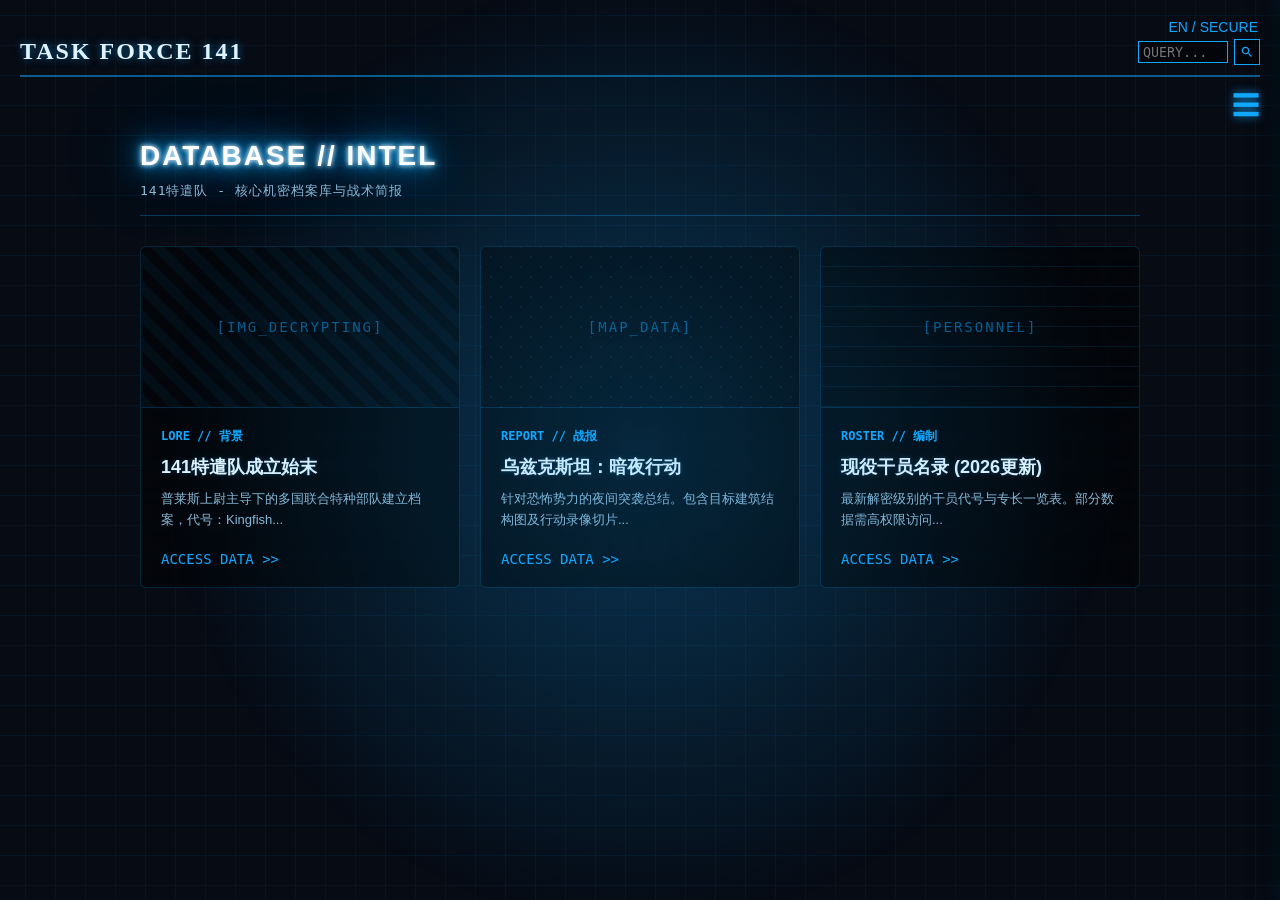
<file: Lagrange Blind Spot.html>
<!DOCTYPE html>
<html lang="zh-CN">
<head>
    <meta charset="UTF-8">
    <meta name="viewport" content="width=device-width, initial-scale=1.0">
    <title>语c人设生成器 - 141特遣队</title>
    <style>
        /* 基础页面设置（加入了科幻网格和径向渐变微光背景） */
        body {
            background-color: #060b14; /* 极暗的深蓝底色 */
            background-image: 
                radial-gradient(circle at 50% 50%, rgba(18, 168, 255, 0.15) 0%, transparent 60%),
                linear-gradient(rgba(18, 168, 255, 0.06) 1px, transparent 1px),
                linear-gradient(90deg, rgba(18, 168, 255, 0.06) 1px, transparent 1px);
            background-size: 100vw 100vh, 30px 30px, 30px 30px;
            background-attachment: fixed;
            background-position: center center;
            
            color: #ffffff;
            font-family: "PingFang SC", "Microsoft YaHei", sans-serif;
            margin: 0;
            padding: 0;
            min-height: 100vh;
            box-sizing: border-box;
            position: relative;
            overflow-x: hidden; 
        }

        /* 统一的页面容器，给内容留出边距 */
        .page-container {
            padding: 20px;
            display: flex;
            flex-direction: column;
            min-height: 100vh;
            box-sizing: border-box;
        }

        /* 顶部导航栏区域 */
        .header {
            display: flex;
            justify-content: space-between; 
            align-items: flex-end; 
            border-bottom: 2px solid rgba(18, 168, 255, 0.5); 
            padding-bottom: 10px;
            margin-bottom: 15px;
        }

        .group-name {
            font-size: 24px;
            font-weight: bold;
            letter-spacing: 2px;
            font-family: "Impact", "Kaiti", "STKaiti", serif;
            color: #e0f2fe;
            text-shadow: 0 0 8px rgba(18,168,255,0.6);
        }

        .header-right {
            display: flex;
            flex-direction: column;
            align-items: flex-end;  
            gap: 5px;
        }

        .lang-text {
            font-size: 14px;
            line-height: 1;
            padding-right: 2px;
            color: #12a8ff; 
        }

        .search-group {
            display: flex;
            align-items: center;
            gap: 6px;
        }

        .search-input {
            background: rgba(0, 0, 0, 0.5);
            border: 1px solid #12a8ff;
            color: #12a8ff;
            width: 80px;
            height: 20px;
            outline: none;
            padding: 0 4px;
            font-family: monospace;
        }

        .search-btn {
            width: 24px;
            height: 24px;
            border: 1px solid #12a8ff;
            background: rgba(0,0,0,0.5);
            display: flex;
            justify-content: center;
            align-items: center;
            cursor: pointer;
            transition: 0.2s;
        }
        .search-btn:hover {
            background-color: rgba(18,168,255,0.3);
            box-shadow: 0 0 8px rgba(18,168,255,0.5);
        }

        .search-btn svg {
            width: 14px;
            height: 14px;
            fill: #12a8ff;
        }

        .sub-header {
            display: flex;
            justify-content: flex-end; 
            margin-bottom: 20px;
        }

        .menu-icon {
            font-size: 28px;
            cursor: pointer;
            line-height: 1;
            color: #12a8ff;
            text-shadow: 0 0 10px rgba(18,168,255,0.8);
        }

        /* --- 核心控制：界面的显示与隐藏 --- */
        .view-panel {
            display: none; 
            flex-grow: 1;
            animation: fadeIn 0.3s ease-in-out;
        }
        @keyframes fadeIn {
            from { opacity: 0; transform: translateY(10px); }
            to { opacity: 1; transform: translateY(0); }
        }

        .view-panel.active {
            display: flex; 
            flex-direction: column;
            align-items: center;
        }
        #mainView.active {
            justify-content: center;
        }

        /* 主界面文字 */
        .vertical-text {
            writing-mode: vertical-rl; 
            text-orientation: upright; 
            font-size: 56px;
            font-family: "Kaiti", "STKaiti", serif; 
            letter-spacing: 15px; 
            text-shadow: 0 0 15px rgba(18,168,255,0.6);
        }

        .placeholder-text {
            width: 100%;
            text-align: center;
        }
        
        /* ！！！原作者亮亮的科幻发光字体样式！！！ */
        .neon-title {
            font-family: "Impact", "Arial Black", sans-serif;
            font-size: 32px;
            color: #ffffff;
            margin: 0 0 10px 0;
            letter-spacing: 2px;
            text-transform: uppercase;
            /* 核心发光特效 */
            text-shadow: 
                0 0 5px #fff,
                0 0 10px #12a8ff,
                0 0 20px #12a8ff,
                0 0 40px #12a8ff,
                0 0 80px #12a8ff;
        }

        .placeholder-text h3 {
            color: #12a8ff;
            letter-spacing: 2px;
        }
        .placeholder-text p {
            color: #8bb9d6;
            font-size: 14px;
        }

        /* --- 侧边栏 Wiki 列表样式 --- */
        .sidebar {
            position: fixed;
            top: 0;
            right: -280px; 
            width: 280px;
            height: 100%;
            background-color: rgba(6, 11, 20, 0.95);
            backdrop-filter: blur(8px);
            border-left: 1px solid rgba(18, 168, 255, 0.5);
            box-shadow: -5px 0 20px rgba(0,0,0,0.8), -2px 0 15px rgba(18,168,255,0.2);
            z-index: 100; 
            transition: right 0.3s cubic-bezier(0.4, 0, 0.2, 1);
            padding: 20px;
            box-sizing: border-box;
        }

        .sidebar.open {
            right: 0;
        }

        .sidebar-close {
            text-align: left;
            font-size: 24px;
            cursor: pointer;
            margin-bottom: 30px;
            color: #12a8ff;
            text-shadow: 0 0 5px rgba(18,168,255,0.5);
        }

        .wiki-list {
            list-style: none;
            padding: 0;
            margin: 0;
            display: flex;
            flex-direction: column;
            gap: 15px;
        }

        .wiki-item-btn {
            background: rgba(18,168,255,0.05);
            border: 1px solid rgba(18, 168, 255, 0.4);
            color: #12a8ff;
            padding: 12px 15px;
            text-align: left;
            font-size: 16px;
            border-radius: 4px;
            cursor: pointer;
            transition: all 0.2s;
            width: 100%;
            font-family: "PingFang SC", sans-serif;
            letter-spacing: 1px;
        }

        .wiki-item-btn:hover {
            background-color: rgba(18,168,255,0.2);
            box-shadow: 0 0 10px rgba(18,168,255,0.4);
            border-color: #12a8ff;
            text-shadow: 0 0 5px rgba(18,168,255,0.8);
        }

        .overlay {
            position: fixed;
            top: 0;
            left: 0;
            width: 100%;
            height: 100%;
            background: rgba(0, 0, 0, 0.7);
            z-index: 90;
            display: none;
        }

        .overlay.show {
            display: block;
        }

        /* --- 主界面文章资讯板块 (战术情报流) --- */
        #mainView.active {
            justify-content: flex-start; /* 改为靠上对齐 */
            width: 100%;
        }

        .archive-container {
            width: 100%;
            max-width: 1000px; /* 限制最大宽度，让网页看起来更规整 */
            margin: 0 auto;
            padding-bottom: 40px;
        }

        .archive-header {
            margin-bottom: 30px;
            border-bottom: 1px solid rgba(18, 168, 255, 0.3);
            padding-bottom: 15px;
        }

        .archive-header p {
            color: #8bb9d6;
            margin: 5px 0 0 0;
            font-family: monospace;
            letter-spacing: 1px;
        }

        /* 响应式网格：大屏幕一行3个，小屏幕自动变2个或1个 */
        .article-grid {
            display: grid;
            grid-template-columns: repeat(auto-fit, minmax(300px, 1fr));
            gap: 20px;
        }

        /* 单个文章卡片 */
        .article-card {
            background: rgba(0, 0, 0, 0.5);
            border: 1px solid rgba(18, 168, 255, 0.2);
            border-radius: 6px;
            overflow: hidden;
            transition: 0.3s ease;
            backdrop-filter: blur(4px);
        }

        .article-card:hover {
            border-color: #12a8ff;
            box-shadow: 0 0 15px rgba(18, 168, 255, 0.2);
            transform: translateY(-5px); /* 鼠标悬停时微微上浮 */
        }

        /* 文章卡片的头图（带扫描线特效） */
        .card-img {
            height: 160px;
            display: flex;
            align-items: center;
            justify-content: center;
            color: rgba(18,168,255,0.5);
            font-family: monospace;
            font-size: 14px;
            letter-spacing: 2px;
            border-bottom: 1px solid rgba(18, 168, 255, 0.2);
            position: relative;
        }
        
        /* 预设三种不同的占位图纹理，之后可换成真实图片 */
        .placeholder-a { background: repeating-linear-gradient(45deg, rgba(18,168,255,0.05), rgba(18,168,255,0.05) 10px, transparent 10px, transparent 20px); }
        .placeholder-b { background: radial-gradient(circle, rgba(18,168,255,0.1) 10%, transparent 10%), radial-gradient(circle, rgba(18,168,255,0.1) 10%, transparent 10%); background-size: 20px 20px; background-position: 0 0, 10px 10px; }
        .placeholder-c { background: linear-gradient(0deg, rgba(18,168,255,0.1) 1px, transparent 1px); background-size: 100% 20px; }

        .card-content {
            padding: 20px;
            display: flex;
            flex-direction: column;
        }

        .card-tag {
            color: #12a8ff;
            font-size: 12px;
            font-weight: bold;
            margin-bottom: 10px;
            font-family: monospace;
        }

        .card-title {
            margin: 0 0 10px 0;
            font-size: 18px;
            color: #e0f2fe;
            text-shadow: 0 0 5px rgba(18,168,255,0.3);
        }

        .card-desc {
            color: #8bb9d6;
            font-size: 13px;
            line-height: 1.6;
            margin: 0 0 20px 0;
            flex-grow: 1;
        }

        /* 文章卡片按钮 */
        .card-btn {
            background: transparent;
            color: #12a8ff;
            border: none;
            text-align: left;
            padding: 0;
            cursor: pointer;
            font-family: monospace;
            font-size: 14px;
            transition: 0.2s;
        }

        .card-btn:hover {
            color: #ffffff;
            text-shadow: 0 0 8px #12a8ff;
            padding-left: 5px; /* 悬停时有个向右的小滑移特效 */
        }

        /* --- HUD 工具样式 --- */
        .hud-controls {
            margin-top: 20px;
            display: flex;
            gap: 10px;
            flex-wrap: wrap;
            justify-content: center;
            background: rgba(0, 0, 0, 0.4);
            backdrop-filter: blur(4px);
            padding: 15px;
            border: 1px solid rgba(18, 168, 255, 0.3);
            border-radius: 8px;
            box-shadow: inset 0 0 20px rgba(18, 168, 255, 0.05);
        }

        .hud-btn {
            background: rgba(18,168,255,0.1);
            border: 1px solid #12a8ff;
            color: #12a8ff;
            padding: 8px 16px;
            cursor: pointer;
            border-radius: 4px;
            font-size: 14px;
            transition: 0.2s;
            text-shadow: 0 0 5px rgba(18,168,255,0.5);
        }
        .hud-btn:hover {
            background: rgba(18,168,255,0.3);
            box-shadow: 0 0 10px rgba(18,168,255,0.4);
        }

        .hud-input {
            background: rgba(0,0,0,0.6);
            border: 1px solid #12a8ff;
            color: #ffffff;
            padding: 8px;
            width: 100px;
            text-align: center;
            outline: none;
            border-radius: 4px;
            box-shadow: inset 0 0 5px rgba(18, 168, 255, 0.2);
        }

        #frame {
            margin-top: 30px;
            width: 100%;
            display: flex;
            justify-content: center;
            overflow: auto;
        }

        #frame svg {
            max-width: 100%;
            height: auto;
            /* 给生成的SVG卡片再加一点外发光，融入背景 */
            filter: drop-shadow(0 0 15px rgba(18,168,255,0.3));
        }

        /* --- 战术录入表单样式 --- */
        .system-notice {
            background: rgba(18, 168, 255, 0.05);
            border-left: 3px solid #12a8ff;
            padding: 12px 15px;
            margin-bottom: 30px;
            font-size: 13px;
            line-height: 1.6;
            color: #8bb9d6;
            border-radius: 0 4px 4px 0;
            box-shadow: inset 20px 0 30px -20px rgba(18, 168, 255, 0.1);
        }

        .notice-label {
            color: #12a8ff;
            font-weight: bold;
            font-family: monospace;
            display: block;
            margin-bottom: 4px;
        }

        .tactical-form {
            display: flex;
            flex-direction: column;
            gap: 20px;
        }

        .form-section-title {
            font-family: monospace;
            color: rgba(18, 168, 255, 0.6);
            border-bottom: 1px dashed rgba(18, 168, 255, 0.3);
            padding-bottom: 5px;
            margin-top: 10px;
            font-size: 14px;
            letter-spacing: 1px;
        }

        .form-grid {
            display: grid;
            grid-template-columns: 1fr 1fr;
            gap: 20px;
        }

        .form-grid-3 {
            display: grid;
            grid-template-columns: 1fr 1fr 1fr;
            gap: 20px;
        }

        .input-group {
            display: flex;
            flex-direction: column;
        }

        .full-width {
            grid-column: 1 / -1;
        }

        .input-group label {
            font-size: 12px;
            color: #8bb9d6;
            margin-bottom: 6px;
            font-family: "PingFang SC", monospace;
            letter-spacing: 1px;
        }

        .input-wrapper {
            position: relative;
            display: flex;
            align-items: flex-start;
            background: rgba(0, 0, 0, 0.4);
            border: 1px solid rgba(18, 168, 255, 0.3);
            border-radius: 4px;
            transition: 0.3s;
        }

        .input-wrapper:focus-within {
            border-color: #12a8ff;
            box-shadow: 0 0 10px rgba(18, 168, 255, 0.3), inset 0 0 10px rgba(18, 168, 255, 0.1);
        }

        .prefix {
            color: #12a8ff;
            font-family: monospace;
            padding: 10px 0 10px 10px;
            user-select: none;
        }

        .tactical-form input {
            background: transparent;
            border: none;
            color: #ffffff;
            width: 100%;
            padding: 10px;
            font-family: "PingFang SC", monospace;
            font-size: 14px;
            outline: none;
        }

        .tactical-form textarea {
            background: transparent;
            border: none;
            color: #ffffff;
            width: 100%;
            padding: 10px;
            font-family: "PingFang SC", sans-serif;
            font-size: 14px;
            outline: none;
            resize: vertical;
            line-height: 1.5;
        }

        .tactical-form input::placeholder,
        .tactical-form textarea::placeholder {
            color: rgba(139, 185, 214, 0.4);
        }

        .submit-btn {
            background: rgba(18, 168, 255, 0.1);
            border: 1px solid #12a8ff;
            color: #12a8ff;
            padding: 15px;
            margin-top: 10px;
            font-family: monospace;
            font-size: 16px;
            font-weight: bold;
            letter-spacing: 2px;
            cursor: pointer;
            transition: 0.3s;
            border-radius: 4px;
        }

        .submit-btn:hover {
            background: rgba(18, 168, 255, 0.3);
            color: #ffffff;
            box-shadow: 0 0 15px rgba(18, 168, 255, 0.5);
            text-shadow: 0 0 5px #ffffff;
        }

        /* =========================================
           环境特效：鼠标追光、粒子飘雪、点击涟漪
           ========================================= */
        
        /* 1. 鼠标追踪的朦胧光源（跟随 --mouse-x 和 --mouse-y） */
        body::before {
            content: "";
            position: fixed;
            top: 0; left: 0; right: 0; bottom: 0;
            background: radial-gradient(circle 600px at var(--mouse-x, 50%) var(--mouse-y, 50%), rgba(18, 168, 255, 0.15), transparent 80%);
            pointer-events: none; /* 确保光源不阻挡任何点击事件 */
            z-index: 1;
        }

        /* 2. 背景悬浮粒子 (类似下雪) */
        .particle-field {
            position: fixed;
            top: 0; left: 0;
            width: 100%; height: 100%;
            pointer-events: none;
            z-index: 0;
            overflow: hidden;
        }
        
        .particle {
            position: absolute;
            background: rgba(18, 168, 255, 0.6);
            border-radius: 50%;
            box-shadow: 0 0 8px rgba(18, 168, 255, 0.8);
            top: -10px;
            animation: fall linear infinite;
        }
        
        @keyframes fall {
            0% { transform: translateY(-10px) translateX(0); opacity: 0; }
            10% { opacity: 1; }
            90% { opacity: 1; }
            100% { transform: translateY(105vh) translateX(30px); opacity: 0; }
        }

        /* 3. 点击产生的雷达涟漪 */
        .radar-ping {
            position: absolute;
            border: 2px solid rgba(18, 168, 255, 0.8);
            border-radius: 50%;
            transform: translate(-50%, -50%);
            pointer-events: none;
            animation: ping 1s ease-out forwards;
            z-index: 9999; /* 确保波纹显示在最顶层 */
            box-shadow: 0 0 15px rgba(18, 168, 255, 0.4), inset 0 0 10px rgba(18, 168, 255, 0.2);
        }
        
        @keyframes ping {
            0% { width: 0; height: 0; opacity: 1; border-width: 3px; }
            100% { width: 120px; height: 120px; opacity: 0; border-width: 1px; }
        }

        /* 移动端适配：小屏幕时全部变成单列 */
        @media (max-width: 768px) {
            .form-grid, .form-grid-3 {
                grid-template-columns: 1fr;
            }
        }

        /* =========================================
           3D 数据隧道系统样式
           ========================================= */
        .viewport-container {
            position: relative;
            width: 100%;
            height: 400px; /* 控制视窗的高度 */
            background: #03060a;
            overflow: hidden;
            border: 1px solid rgba(18, 168, 255, 0.4);
            border-radius: 8px;
            margin-bottom: 40px;
            perspective: 800px;
            cursor: crosshair;
            box-shadow: inset 0 0 50px rgba(0,0,0,0.8), 0 0 20px rgba(18, 168, 255, 0.1);
        }

        .tunnel-hud {
            position: absolute;
            top: 15px; left: 15px;
            color: #12a8ff;
            font-family: monospace;
            font-size: 12px;
            z-index: 10;
            display: flex;
            flex-wrap: wrap;
            gap: 15px;
            text-shadow: 0 0 5px rgba(18,168,255,0.5);
            pointer-events: none;
        }

        #world {
            position: absolute;
            top: 50%; left: 50%;
            width: 0; height: 0;
            transform-style: preserve-3d;
        }

        .tunnel-item {
            position: absolute;
            transform-style: preserve-3d;
            top: 0; left: 0;
        }

        /* 巨大的赛博文字 */
        .tunnel-text {
            font-size: 6rem;
            font-weight: 900;
            font-family: "Impact", "Arial Black", sans-serif;
            color: transparent;
            -webkit-text-stroke: 2px rgba(18,168,255,0.3);
            transform: translate(-50%, -50%);
            letter-spacing: 5px;
        }

        /* 浮动的档案卡片 */
        .tunnel-card {
            width: 260px;
            background: rgba(4, 22, 34, 0.7);
            border: 1px solid rgba(18,168,255,0.4);
            box-shadow: 0 0 15px rgba(18,168,255,0.2);
            backdrop-filter: blur(5px);
            padding: 15px;
            transform: translate(-50%, -50%);
            color: #8bb9d6;
            font-family: monospace;
        }

        .tunnel-card-header {
            display: flex;
            justify-content: space-between;
            border-bottom: 1px solid rgba(18,168,255,0.3);
            padding-bottom: 5px;
            margin-bottom: 10px;
            color: #12a8ff;
            font-weight: bold;
        }

        .tunnel-card h2 {
            margin: 0 0 10px 0;
            color: #e0f2fe;
            font-size: 20px;
            text-shadow: 0 0 5px rgba(18,168,255,0.6);
        }

        .tunnel-star {
            width: 2px; height: 2px;
            background: #12a8ff;
            border-radius: 50%;
            box-shadow: 0 0 8px #12a8ff;
        }

        /* =========================================
           群友档案列表与详情面板样式
           ========================================= */
        .roster-grid {
            display: flex;
            flex-wrap: wrap;
            gap: 10px;
            margin-top: 15px;
        }

        .roster-btn {
            background: rgba(18, 168, 255, 0.1);
            border: 1px solid rgba(18, 168, 255, 0.4);
            color: #12a8ff;
            padding: 8px 15px;
            font-family: monospace;
            font-size: 14px;
            cursor: pointer;
            border-radius: 4px;
            transition: 0.2s;
        }

        .roster-btn:hover {
            background: rgba(18, 168, 255, 0.3);
            box-shadow: 0 0 10px rgba(18, 168, 255, 0.4);
            color: #fff;
        }

        .roster-detail {
            margin-top: 20px;
            background: rgba(0, 0, 0, 0.6);
            border: 1px solid #12a8ff;
            border-left: 4px solid #12a8ff;
            padding: 20px;
            border-radius: 4px;
            box-shadow: inset 0 0 20px rgba(18, 168, 255, 0.1);
            animation: fadeIn 0.3s ease;
        }

        .detail-header {
            display: flex;
            justify-content: space-between;
            align-items: center;
            border-bottom: 1px dashed rgba(18, 168, 255, 0.4);
            padding-bottom: 10px;
            margin-bottom: 15px;
        }

        .detail-header h3 {
            margin: 0;
            color: #e0f2fe;
            font-size: 20px;
            text-shadow: 0 0 8px rgba(18, 168, 255, 0.6);
        }

        .close-btn {
            background: transparent;
            border: none;
            color: #f44336;
            cursor: pointer;
            font-family: monospace;
            font-weight: bold;
        }

        .close-btn:hover { text-shadow: 0 0 5px #f44336; }

        .detail-item { font-size: 14px; color: #fff; margin-bottom: 10px; }
        .detail-lbl { color: #8bb9d6; font-family: monospace; margin-right: 5px; }

        .detail-text-block {
            margin-top: 15px;
            background: rgba(18, 168, 255, 0.05);
            padding: 10px;
            border-radius: 4px;
            font-size: 13px;
            line-height: 1.6;
            color: #e0f2fe;
            white-space: pre-wrap; /* 保留换行符 */
        }

        .delete-btn {
            margin-top: 15px;
            background: rgba(244, 67, 54, 0.1);
            border: 1px solid #f44336;
            color: #f44336;
            padding: 5px 10px;
            font-family: monospace;
            cursor: pointer;
            border-radius: 4px;
        }
        .delete-btn:hover { background: rgba(244, 67, 54, 0.3); }

    </style>
</head>
<body>

    <div class="overlay" id="overlay"></div>

    <div class="sidebar" id="sidebar">
        <div class="sidebar-close" id="closeBtn">✕ [CLOSE]</div>
        <ul class="wiki-list">
            <li><button class="wiki-item-btn" data-target="mainView">SYS // 返回主界面</button></li>
            <li><button class="wiki-item-btn" data-target="worldView">DOC // 世界观设定</button></li>
            <li><button class="wiki-item-btn" data-target="createView">TOOL // 人设填写卡</button></li>
            <li><button class="wiki-item-btn" data-target="logView">ARCH // 群友人设库</button></li>
        </ul>
    </div>

    <div class="page-container">
        <div class="header">
            <div class="group-name">TASK FORCE 141</div>
            <div class="header-right">
                <div class="lang-text">EN / SECURE</div>
                <div class="search-group">
                    <input type="text" class="search-input" placeholder="QUERY...">
                    <div class="search-btn">
                        <svg viewBox="0 0 24 24"><path d="M15.5 14h-.79l-.28-.27C15.41 12.59 16 11.11 16 9.5 16 5.91 13.09 3 9.5 3S3 5.91 3 9.5 5.91 16 9.5 16c1.61 0 3.09-.59 4.23-1.57l.27.28v.79l5 4.99L20.49 19l-4.99-5zm-6 0C7.01 14 5 11.99 5 9.5S7.01 5 9.5 5 14 7.01 14 9.5 11.99 14 9.5 14z"/></svg>
                    </div>
                </div>
            </div>
        </div>

        <div class="sub-header">
            <div class="menu-icon" id="menuBtn">☰</div>
        </div>

        <!-- 主界面 -->
        <div class="view-panel active" id="mainView">
            <div class="archive-container">
                
                <!-- 头部 Banner 标题 -->
                <div class="archive-header">
                    <h2 class="neon-title" style="font-size: 28px; text-align: left;">DATABASE // INTEL</h2>
                    <p>141特遣队 - 核心机密档案库与战术简报</p>
                </div>

                <!-- 下方保留原本的文章卡片网格 -->
                <div class="article-grid">
                    <div class="article-card">
                        <div class="card-img placeholder-a"><span>[IMG_DECRYPTING]</span></div>
                        <div class="card-content">
                            <span class="card-tag">LORE // 背景</span>
                            <h3 class="card-title">141特遣队成立始末</h3>
                            <p class="card-desc">普莱斯上尉主导下的多国联合特种部队建立档案，代号：Kingfish...</p>
                            <button class="card-btn">ACCESS DATA >></button>
                        </div>
                    </div>
                    <div class="article-card">
                        <div class="card-img placeholder-b"><span>[MAP_DATA]</span></div>
                        <div class="card-content">
                            <span class="card-tag">REPORT // 战报</span>
                            <h3 class="card-title">乌兹克斯坦：暗夜行动</h3>
                            <p class="card-desc">针对恐怖势力的夜间突袭总结。包含目标建筑结构图及行动录像切片...</p>
                            <button class="card-btn">ACCESS DATA >></button>
                        </div>
                    </div>
                    <div class="article-card">
                        <div class="card-img placeholder-c"><span>[PERSONNEL]</span></div>
                        <div class="card-content">
                            <span class="card-tag">ROSTER // 编制</span>
                            <h3 class="card-title">现役干员名录 (2026更新)</h3>
                            <p class="card-desc">最新解密级别的干员代号与专长一览表。部分数据需高权限访问...</p>
                            <button class="card-btn">ACCESS DATA >></button>
                        </div>
                    </div>
                </div>

            </div>
        </div>

        <div class="view-panel" id="worldView">
            <div class="placeholder-text">
                <h3>📖 世界观资料库</h3>
                <p>141特遣队内部加密档案及战术简报区...</p>
            </div>
        </div>

        <!-- 战术人设录入终端 -->
<div class="view-panel" id="createView">
    <div class="archive-container">
        <!-- 头部标题 -->
        <div class="archive-header">
            <h2 class="neon-title" style="font-size: 28px; text-align: left;">NEW_ENTRY // 干员建档终端</h2>
            <p>141特遣队 - 战术人员配置与档案录入系统</p>
        </div>

        <!-- 终端系统提示/注释 -->
        <div class="system-notice">
            <span class="notice-label">SYSTEM NOTE // 批注：</span>
            人设的作用是让需要对戏的朋友扫一眼你的大概特征，所以不用太详细，出生年月身高体重血型之类的是为了避免自己忘了。
        </div>

        <!-- 人设录入表单 -->
        <form class="tactical-form" id="character-form">
            <div class="form-section-title">》BASIC_INFO [ 基础检索数据 ]</div>
            <div class="form-grid">
                <div class="input-group">
                    <label>姓名 / NAME</label>
                    <div class="input-wrapper">
                        <span class="prefix">&gt;</span>
                        <input type="text" id="f-name" placeholder="干员真实姓名" required>
                    </div>
                </div>
                <div class="input-group">
                    <label>昵称·呼号 / CALLSIGN</label>
                    <div class="input-wrapper">
                        <span class="prefix">&gt;</span>
                        <input type="text" id="f-callsign" placeholder="如: Ghost, Soap..." required>
                    </div>
                </div>
            </div>

            <div class="form-section-title">》BIO_DATA [ 生理指标评估 ]</div>
            <div class="form-grid-3">
                <div class="input-group">
                    <label>性别 / GENDER</label>
                    <div class="input-wrapper"><span class="prefix">&gt;</span><input type="text" id="f-gender" placeholder="M / F / OTHERS"></div>
                </div>
                <div class="input-group">
                    <label>年龄 / AGE</label>
                    <div class="input-wrapper"><span class="prefix">&gt;</span><input type="text" id="f-age" placeholder="当前年龄"></div>
                </div>
                <div class="input-group">
                    <label>出生日期 / D.O.B</label>
                    <div class="input-wrapper"><span class="prefix">&gt;</span><input type="text" id="f-dob" placeholder="年 / 月 / 日"></div>
                </div>
                <div class="input-group">
                    <label>身高 / HEIGHT</label>
                    <div class="input-wrapper"><span class="prefix">&gt;</span><input type="text" id="f-height" placeholder="cm"></div>
                </div>
                <div class="input-group">
                    <label>体重 / WEIGHT</label>
                    <div class="input-wrapper"><span class="prefix">&gt;</span><input type="text" id="f-weight" placeholder="kg"></div>
                </div>
                <div class="input-group">
                    <label>血型 / BLOOD_T</label>
                    <div class="input-wrapper"><span class="prefix">&gt;</span><input type="text" id="f-blood" placeholder="A/B/O/AB..."></div>
                </div>
            </div>

            <div class="form-section-title">》DETAILS [ 详细特征侧写 ]</div>
            <div class="input-group full-width">
                <label>外貌 / APPEARANCE</label>
                <div class="input-wrapper"><textarea id="f-appearance" rows="3" placeholder="发色、瞳色、伤疤、纹身或常穿戴的战术装备等可视特征..."></textarea></div>
            </div>
            <div class="input-group full-width">
                <label>性格 / PERSONALITY</label>
                <div class="input-wrapper"><textarea id="f-personality" rows="3" placeholder="心理评估、行事作风、习惯动作等..."></textarea></div>
            </div>
            <div class="input-group full-width">
                <label>备注 / NOTES</label>
                <div class="input-wrapper"><textarea id="f-notes" rows="2" placeholder="阵营、雷点、背景故事摘要或其他补充说明..."></textarea></div>
            </div>

            <button type="button" class="submit-btn" id="btn-submit-char">
                [ INIT_PROFILE // 提交并生成档案 ]
            </button>
        </form>
    </div>
</div>

        <!-- 群友人设库 -->
        <div class="view-panel" id="logView">
            <div class="archive-container">
                <div class="archive-header">
                    <h2 class="neon-title" style="font-size: 28px; text-align: left;">ARCHIVE // 群友人设库</h2>
                    <p>141特遣队 - 已归档的特遣队员战术档案检索系统</p>
                </div>

                <!-- 3D 数据隧道视窗 -->
                <div class="viewport-container" id="viewport">
                    <div class="tunnel-hud">
                        <span>VELOCITY: <span id="vel-readout">0.00</span></span>
                        <span>FPS: <span id="fps">60</span></span>
                        <span>COORD_Z: <span id="coord">0</span></span>
                        <span style="color:#ffffff;">[滚轮操作 // SCROLL TO NAVIGATE]</span>
                    </div>
                    <div id="world"></div>
                </div>

                <!-- 💥 新增：干员列表与详情面板 💥 -->
                <div class="roster-container">
                    <div class="form-section-title">》OPERATOR_ROSTER [ 现役干员检索列表 ]</div>
                    
                    <!-- 动态生成的小按钮会放在这里 -->
                    <div id="roster-grid" class="roster-grid"></div>

                    <!-- 详细档案展示面板 (默认隐藏) -->
                    <div id="roster-detail" class="roster-detail" style="display: none;">
                        <!-- 动态生成的详情会放在这里 -->
                    </div>
                </div>
            </div>
        </div>

    </div>

    <script>
        /* =========================================================
           1. 网页交互逻辑（导航、侧边栏切换等）
           ========================================================= */
        const menuBtn = document.getElementById('menuBtn');
        const closeBtn = document.getElementById('closeBtn');
        const sidebar = document.getElementById('sidebar');
        const overlay = document.getElementById('overlay');
        const wikiButtons = document.querySelectorAll('.wiki-item-btn');
        const viewPanels = document.querySelectorAll('.view-panel');

        menuBtn.addEventListener('click', () => { sidebar.classList.add('open'); overlay.classList.add('show'); });
        function closeSidebar() { sidebar.classList.remove('open'); overlay.classList.remove('show'); }
        closeBtn.addEventListener('click', closeSidebar);
        overlay.addEventListener('click', closeSidebar);

        wikiButtons.forEach(button => {
            button.addEventListener('click', () => {
                const targetId = button.getAttribute('data-target');
                viewPanels.forEach(panel => { panel.classList.remove('active'); });
                const targetPanel = document.getElementById(targetId);
                if (targetPanel) { targetPanel.classList.add('active'); }
                closeSidebar();
            });
        });

        /* =========================================================
           2. 沉浸式环境特效 (鼠标追光、粒子场、点击雷达)
           ========================================================= */
        document.addEventListener('mousemove', (e) => {
            const x = e.clientX / window.innerWidth * 100;
            const y = e.clientY / window.innerHeight * 100;
            document.documentElement.style.setProperty('--mouse-x', `${x}%`);
            document.documentElement.style.setProperty('--mouse-y', `${y}%`);
        });

        document.addEventListener('click', (e) => {
            const ping = document.createElement('div');
            ping.className = 'radar-ping';
            ping.style.left = `${e.pageX}px`;
            ping.style.top = `${e.pageY}px`;
            document.body.appendChild(ping);
            setTimeout(() => ping.remove(), 1000);
        });

        function createParticleField() {
            const field = document.createElement('div');
            field.className = 'particle-field';
            document.body.appendChild(field);
            for (let i = 0; i < 50; i++) {
                const particle = document.createElement('div');
                particle.className = 'particle';
                particle.style.left = `${Math.random() * 100}%`;
                particle.style.animationDuration = `${Math.random() * 10 + 5}s`;
                particle.style.animationDelay = `${Math.random() * 10}s`;
                particle.style.opacity = Math.random() * 0.5 + 0.2;
                const size = Math.random() * 2 + 1;
                particle.style.width = `${size}px`;
                particle.style.height = `${size}px`;
                field.appendChild(particle);
            }
        }
        createParticleField();

        /* =========================================================
           3. 💥 云端数据库联网逻辑 (JSONBin.io) 💥
           ========================================================= */
        
        // ！！！在这里填入你刚才获取的 BIN ID 和 API KEY ！！！
        const BIN_ID = '6a2845ceda38895dfea190ca'; 
        const API_KEY = '$2a$10$84fCh0LyMqWXCbL6AHoxbeyn4zljMIP4mOXM22K.SXXkqCIGsPtXq'; 

        let characterDB = [];

        // 从云端拉取数据
        async function fetchCloudData() {
            const grid = document.getElementById('roster-grid');
            grid.innerHTML = '<div style="color:#12a8ff; font-family:monospace;">[ 📡 UPLINKING... 正在连接加密卫星获取档案 ]</div>';
            
            try {
                const response = await fetch(`https://api.jsonbin.io/v3/b/${BIN_ID}/latest`, {
                    headers: { 'X-Master-Key': API_KEY }
                });
                const data = await response.json();
                characterDB = data.record || [];
                renderRoster();
                init3DTunnel();
            } catch (error) {
                console.error("卫星连接失败:", error);
                grid.innerHTML = '<div style="color:#f44336;">[ ❌ ERROR: 无法连接到情报服务器 ]</div>';
            }
        }

        // 将数据同步到云端
        async function saveCloudData() {
            try {
                await fetch(`https://api.jsonbin.io/v3/b/${BIN_ID}`, {
                    method: 'PUT',
                    headers: {
                        'Content-Type': 'application/json',
                        'X-Master-Key': API_KEY
                    },
                    body: JSON.stringify(characterDB)
                });
            } catch (error) {
                console.error("数据上传失败:", error);
                alert("系统提示：档案上传云端失败，请检查网络连接。");
            }
        }

        // 渲染小按钮列表
        function renderRoster() {
            const grid = document.getElementById('roster-grid');
            grid.innerHTML = '';
            if(characterDB.length === 0) {
                grid.innerHTML = '<div style="color:#8bb9d6; font-size:12px;">[ 暂无干员档案，请前往录入终端添加 ]</div>';
                return;
            }
            characterDB.forEach((char, index) => {
                const btn = document.createElement('button');
                btn.className = 'roster-btn';
                btn.innerHTML = `[${char.id}] ${char.callsign}`;
                btn.onclick = () => showDetail(index);
                grid.appendChild(btn);
            });
        }

        // 展开显示详细档案
        function showDetail(index) {
            const char = characterDB[index];
            const detail = document.getElementById('roster-detail');
            detail.style.display = 'block';
            detail.innerHTML = `
                <div class="detail-header">
                    <h3>${char.callsign} // ${char.name}</h3>
                    <button class="close-btn" onclick="document.getElementById('roster-detail').style.display='none'">[X] CLOSE</button>
                </div>
                <div class="form-grid-3" style="margin-bottom: 15px;">
                    <div class="detail-item"><span class="detail-lbl">性别:</span> ${char.gender}</div>
                    <div class="detail-item"><span class="detail-lbl">年龄:</span> ${char.age}</div>
                    <div class="detail-item"><span class="detail-lbl">生日:</span> ${char.dob}</div>
                    <div class="detail-item"><span class="detail-lbl">身高:</span> ${char.height}</div>
                    <div class="detail-item"><span class="detail-lbl">体重:</span> ${char.weight}</div>
                    <div class="detail-item"><span class="detail-lbl">血型:</span> ${char.blood}</div>
                </div>
                <div class="detail-text-block"><span class="detail-lbl">外貌 APPEARANCE:</span><br>${char.appearance}</div>
                <div class="detail-text-block"><span class="detail-lbl">性格 PERSONALITY:</span><br>${char.personality}</div>
                <div class="detail-text-block"><span class="detail-lbl">备注 NOTES:</span><br>${char.notes}</div>
                <button class="delete-btn" onclick="deleteChar(${index})">[ DELETE_RECORD // 删除档案 ]</button>
            `;
        }

        // 删除档案 (同步到云端)
        window.deleteChar = async function(index) {
            if(confirm('警告：确认永久删除该干员档案？此操作将同步至云端。')) {
                const btn = document.querySelector('.delete-btn');
                btn.innerText = "[ 📡 DELETING... ]";
                
                characterDB.splice(index, 1);
                await saveCloudData(); // 等待云端保存完毕
                
                document.getElementById('roster-detail').style.display = 'none';
                renderRoster();
                init3DTunnel(); 
            }
        }

        // 提交表单录入数据 (同步到云端)
        document.getElementById('btn-submit-char').addEventListener('click', async () => {
            const callsign = document.getElementById('f-callsign').value.trim();
            if(!callsign) {
                alert('系统提示：必须填写呼号 (CALLSIGN)！');
                return;
            }
            
            const submitBtn = document.getElementById('btn-submit-char');
            const originalText = submitBtn.innerText;
            submitBtn.innerText = "[ 📡 UPLOADING TO SERVER... ]";
            submitBtn.disabled = true;

            const char = {
                name: document.getElementById('f-name').value || 'UNKNOWN',
                callsign: callsign,
                gender: document.getElementById('f-gender').value || 'N/A',
                age: document.getElementById('f-age').value || 'N/A',
                dob: document.getElementById('f-dob').value || 'N/A',
                height: document.getElementById('f-height').value || 'N/A',
                weight: document.getElementById('f-weight').value || 'N/A',
                blood: document.getElementById('f-blood').value || 'N/A',
                appearance: document.getElementById('f-appearance').value || 'N/A',
                personality: document.getElementById('f-personality').value || 'N/A',
                notes: document.getElementById('f-notes').value || 'N/A',
                id: 'OP-' + Math.floor(Math.random() * 9999).toString().padStart(4, '0')
            };
            
            characterDB.push(char);
            await saveCloudData(); // 等待云端保存完毕
            
            alert('系统提示：档案已成功加密并上传至中央服务器！');
            document.getElementById('character-form').reset(); 
            submitBtn.innerText = originalText;
            submitBtn.disabled = false;
            
            renderRoster();
            init3DTunnel(); 
        });

        /* =========================================================
           4. 3D 数据隧道引擎 (动态读取数据库)
           ========================================================= */
        let tunnelRAF; 
        function init3DTunnel() {
            if(tunnelRAF) cancelAnimationFrame(tunnelRAF);

            const CONFIG = { itemCount: 20, starCount: 150, zGap: 800, loopSize: 0, camSpeed: 2.5 };
            CONFIG.loopSize = CONFIG.itemCount * CONFIG.zGap;

            let TEXTS = characterDB.map(c => c.callsign);
            if (TEXTS.length === 0) {
                TEXTS = ["NO_DATA", "EMPTY", "AWAITING_INPUT"];
            }
            while(TEXTS.length < 10) {
                TEXTS = TEXTS.concat(TEXTS);
            }

            const state = { scroll: 0, velocity: 0, mouseX: 0, mouseY: 0 };
            let targetScroll = 0;

            const viewport = document.getElementById('viewport');
            const world = document.getElementById('world');
            if(!viewport || !world) return;
            
            world.innerHTML = ''; 
            const items = [];

            const containerWidth = Math.min(window.innerWidth, 1000); 
            const containerHeight = 400; 

            for (let i = 0; i < CONFIG.itemCount; i++) {
                const el = document.createElement('div');
                el.className = 'tunnel-item';
                
                const charData = characterDB.length > 0 ? characterDB[i % characterDB.length] : { id: 'OP-XXXX', callsign: TEXTS[i % TEXTS.length] };

                const isHeading = i % 4 === 0;
                if (isHeading) {
                    const txt = document.createElement('div');
                    txt.className = 'tunnel-text';
                    txt.innerText = charData.callsign;
                    el.appendChild(txt);
                    items.push({ el, type: 'text', x: 0, y: 0, rot: 0, baseZ: -i * CONFIG.zGap });
                } else {
                    const card = document.createElement('div');
                    card.className = 'tunnel-card';
                    card.innerHTML = `
                        <div class="tunnel-card-header">
                            <span class="card-id">${charData.id}</span>
                            <div style="width: 10px; height: 10px; background: #12a8ff; box-shadow: 0 0 5px #12a8ff;"></div>
                        </div>
                        <h2>${charData.callsign}</h2>
                        <div style="display:flex; justify-content:space-between; font-size:12px; margin-top:15px; color:#607D8B;">
                            <span>STATUS: ACTIVE</span>
                            <span>CLASS: ASSAULT</span>
                        </div>
                        <div style="position:absolute; bottom:10px; right:15px; font-size:3rem; opacity:0.1; font-weight:900;">0${i}</div>
                    `;
                    el.appendChild(card);

                    const angle = (i / CONFIG.itemCount) * Math.PI * 6;
                    const x = Math.cos(angle) * (containerWidth * 0.4);
                    const y = Math.sin(angle) * (containerHeight * 0.4);
                    const rot = (Math.random() - 0.5) * 30;

                    items.push({ el, type: 'card', x, y, rot, baseZ: -i * CONFIG.zGap });
                }
                world.appendChild(el);
            }

            for (let i = 0; i < CONFIG.starCount; i++) {
                const el = document.createElement('div');
                el.className = 'tunnel-star';
                world.appendChild(el);
                items.push({ el, type: 'star', x: (Math.random() - 0.5) * 2000, y: (Math.random() - 0.5) * 2000, baseZ: -Math.random() * CONFIG.loopSize });
            }

            viewport.addEventListener('mousemove', (e) => {
                const rect = viewport.getBoundingClientRect();
                state.mouseX = ((e.clientX - rect.left) / rect.width - 0.5) * 2;
                state.mouseY = ((e.clientY - rect.top) / rect.height - 0.5) * 2;
            });

            viewport.addEventListener('wheel', (e) => {
                e.preventDefault(); 
                targetScroll += e.deltaY * 2.5; 
            }, { passive: false });

            const feedbackVel = document.getElementById('vel-readout');
            const feedbackFPS = document.getElementById('fps');
            const feedbackCoord = document.getElementById('coord');
            let lastTime = 0;

            function raf(time) {
                const delta = time - lastTime;
                lastTime = time;
                if (time % 10 < 1 && delta > 0) feedbackFPS.innerText = Math.round(1000 / delta);

                const prevScroll = state.scroll;
                state.scroll += (targetScroll - state.scroll) * 0.08; 
                const currentVel = (state.scroll - prevScroll);
                state.velocity += (currentVel - state.velocity) * 0.1;

                feedbackVel.innerText = Math.abs(state.velocity).toFixed(2);
                feedbackCoord.innerText = `${state.scroll.toFixed(0)}`;

                const tiltX = state.mouseY * 10 - state.velocity * 0.2;
                const tiltY = state.mouseX * 10;
                world.style.transform = `rotateX(${tiltX}deg) rotateY(${tiltY}deg)`;

                const baseFov = 800;
                const fov = Math.max(300, baseFov - Math.abs(state.velocity) * 5);
                viewport.style.perspective = `${fov}px`;

                const cameraZ = state.scroll * CONFIG.camSpeed;
                const modC = CONFIG.loopSize;

                items.forEach(item => {
                    let relZ = item.baseZ + cameraZ;
                    let vizZ = ((relZ % modC) + modC) % modC;
                    if (vizZ > 500) vizZ -= modC; 

                    let alpha = 1;
                    if (vizZ < -3000) alpha = 0;
                    else if (vizZ < -2000) alpha = (vizZ + 3000) / 1000;
                    if (vizZ > 100 && item.type !== 'star') alpha = 1 - ((vizZ - 100) / 400);
                    if (alpha < 0) alpha = 0;
                    
                    item.el.style.opacity = alpha;

                    if (alpha > 0) {
                        let trans = `translate3d(${item.x}px, ${item.y}px, ${vizZ}px)`;

                        if (item.type === 'star') {
                            const stretch = Math.max(1, Math.min(1 + Math.abs(state.velocity) * 0.05, 5));
                            trans += ` scale3d(1, 1, ${stretch})`;
                        } else if (item.type === 'text') {
                            trans += ` rotateZ(${item.rot}deg)`;
                            if (Math.abs(state.velocity) > 2) {
                                const offset = state.velocity * 0.8;
                                item.el.style.textShadow = `${offset}px 0 rgba(255,0,60,0.8), ${-offset}px 0 rgba(0,243,255,0.8)`;
                            } else {
                                item.el.style.textShadow = 'none';
                            }
                        } else {
                            const t = time * 0.001;
                            const float = Math.sin(t + item.x) * 5;
                            trans += ` rotateZ(${item.rot}deg) rotateY(${float}deg)`;
                        }
                        item.el.style.transform = trans;
                    }
                });
                tunnelRAF = requestAnimationFrame(raf);
            }
            tunnelRAF = requestAnimationFrame(raf);
        }

        // 页面加载时，先从云端拉取数据，再初始化3D隧道
        fetchCloudData();
        
        // （如果你后续需要为人设表单增加“保存”、“导出图片”等高级功能，代码可以继续写在这里）
    </script>
</body>
</html>
</file>
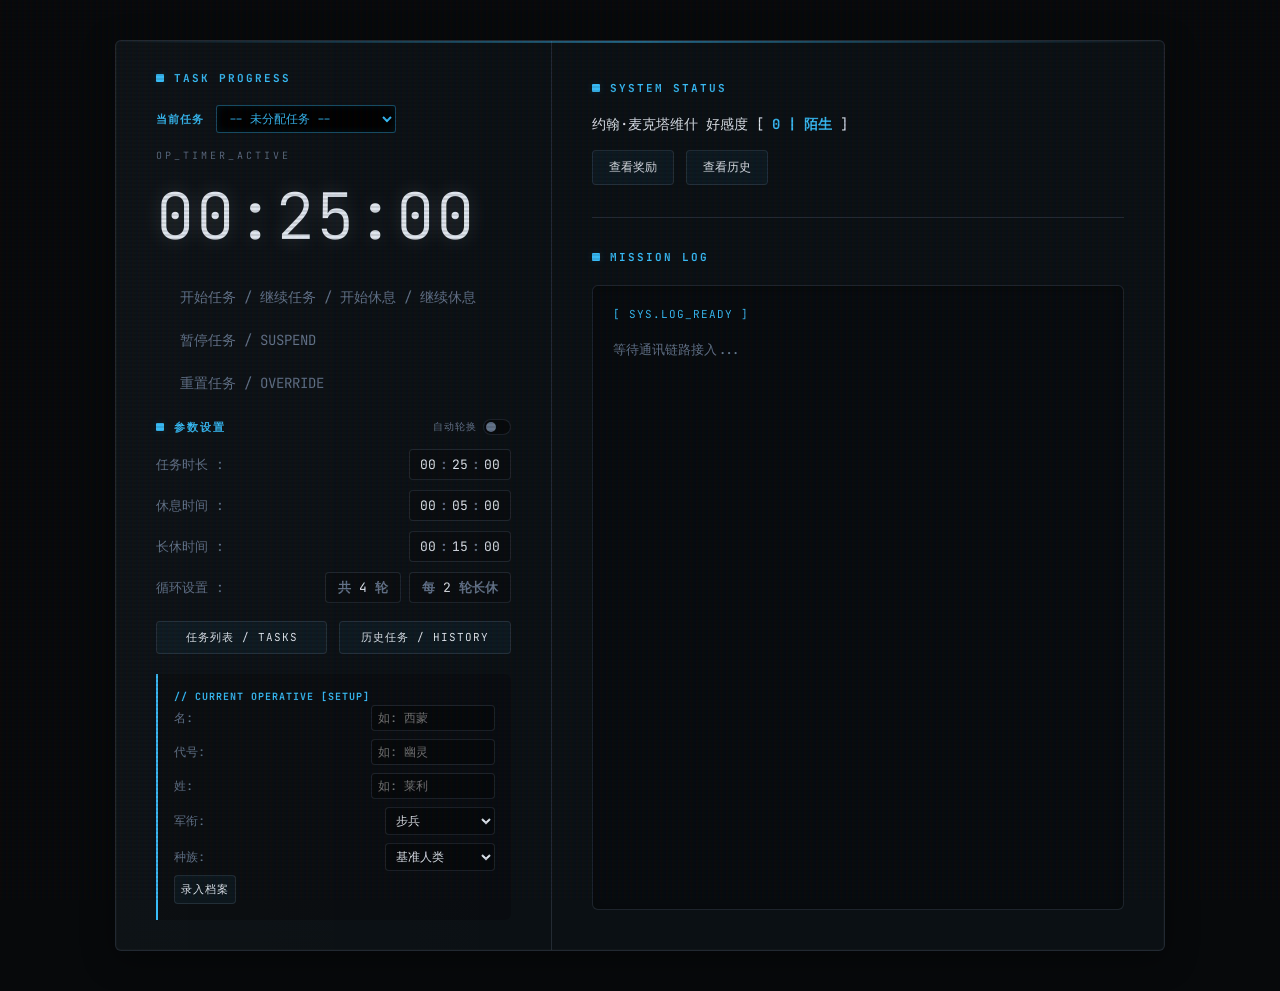
<file: potato.html>
<!DOCTYPE html>
<html lang="zh-CN">
<head>
    <meta charset="UTF-8">
    
    <meta name="viewport" content="width=device-width, initial-scale=1.0, maximum-scale=1.0, user-scalable=no">
    
    <title>叙事番茄钟 - 终端模式</title>
    <style>
        @import url('https://fonts.googleapis.com/css2?family=JetBrains+Mono:wght@300;400;700&display=swap');

        :root {
            /* 色彩系统重构：采用偏冷的战术灰蓝色调 */
            --bg-color: #07090b;
            --panel-bg: rgba(16, 22, 28, 0.6);
            --text-main: #e2e8f0;
            --text-muted: #64748b;
            --accent: #38bdf8;
            --accent-dim: rgba(56, 189, 248, 0.15);
            --line-color: rgba(100, 116, 139, 0.25);
            --border-radius: 6px;
        }

        /* ================= 基础 ================= */
        body {
            background-color: var(--bg-color);
            color: var(--text-main);
            /* 引入现代等宽字体 */
            font-family: 'JetBrains Mono', 'Fira Code', 'Consolas', monospace;
            display: flex;
            justify-content: center;
            align-items: center;
            padding: 40px 20px;
            margin: 0;
            min-height: 100vh;
            box-sizing: border-box;
            position: relative;
            overflow-x: hidden;
        }

        /* 优化后的 CRT 屏幕噪点与扫描线 */
        body::before {
            content: "";
            position: fixed;
            inset: 0;
            background: 
                linear-gradient(rgba(18, 16, 16, 0) 50%, rgba(0, 0, 0, 0.1) 50%), 
                linear-gradient(90deg, rgba(255, 0, 0, 0.03), rgba(0, 255, 0, 0.01), rgba(0, 0, 255, 0.03));
            background-size: 100% 4px, 6px 100%;
            pointer-events: none;
            z-index: 50;
        }

        /* ================= 主容器 ================= */
        .container {
    display: flex;
    width: 100%;
    max-width: 1050px;
    min-height: 680px; /* 改为 min-height，允许向下伸展 */
    background: var(--panel-bg);
    border: 1px solid var(--line-color);
    border-radius: var(--border-radius);
    box-shadow: 0 8px 32px rgba(0, 0, 0, 0.4), inset 0 0 0 1px rgba(255, 255, 255, 0.02);
    backdrop-filter: blur(12px);
    position: relative;
    overflow: hidden; 
    box-sizing: border-box;
}

        /* 顶部装饰条 */
        .container::after {
            content: "";
            position: absolute;
            top: 0;
            left: 0;
            right: 0;
            height: 2px;
            background: linear-gradient(90deg, transparent, var(--accent), transparent);
            opacity: 0.5;
        }

        /* ================= 左侧 ================= */
        .left-panel {
        flex: 1;
        padding: 30px 40px; /* 稍微缩小上下内边距 */
        border-right: 1px solid var(--line-color);
        display: flex;
        flex-direction: column;
        gap: 20px; /* 将元素间距从 40px 缩小到 20px */
        background: linear-gradient(to right, rgba(255,255,255,0.01), transparent);
        }

        /* ================= 右侧 ================= */
        .right-panel {
            flex: 1.5;
            padding: 40px;
            display: flex;
            flex-direction: column;
            /* height: 100%; /* 🌟 新增：让右侧面板完全填满容器高度 */
            box-sizing: border-box; /* 防止 padding 撑破布局 */
        }

        /* ================= 标题 ================= */
        .section-title {
            display: flex;
            align-items: center;
            font-size: 11px;
            letter-spacing: 2px;
            font-weight: 700;
            color: var(--accent);
            margin-bottom: 20px;
            text-transform: uppercase;
        }

        .section-title::before {
            content: "";
            display: inline-block;
            width: 8px;
            height: 8px;
            background-color: var(--accent);
            margin-right: 10px;
            border-radius: 1px;
            box-shadow: 0 0 8px var(--accent-dim);
        }

        /* ================= 计时器 ================= */
        #timer {
            font-size: 64px;
            font-weight: 300;
            letter-spacing: 2px;
            margin-bottom: 24px;
            color: var(--text-main);
            text-shadow: 0 0 20px rgba(226, 232, 240, 0.2);
            font-variant-numeric: tabular-nums; /* 保持数字等宽对齐 */
        }

        #timer::before {
            content: "OP_TIMER_ACTIVE";
            display: block;
            font-size: 10px;
            letter-spacing: 3px;
            color: var(--text-muted);
            margin-bottom: 12px;
        }

        /* ================= 控制按钮 ================= */
        .controls {
            display: flex;
            flex-direction: column;
            gap: 12px;
        }

        .controls button {
            background: transparent;
            border: none;
            color: var(--text-muted);
            font-family: inherit;
            font-size: 14px;
            text-align: left;
            cursor: pointer;
            padding: 6px 0;
            transition: all 0.3s ease;
            display: flex;
            align-items: center;
        }

        .controls button::before {
            content: ">>";
            color: var(--accent);
            margin-right: 8px;
            opacity: 0;
            transform: translateX(-10px);
            transition: all 0.3s ease;
        }

        .controls button:hover {
            color: var(--text-main);
            transform: translateX(5px);
        }

        .controls button:hover::before {
            opacity: 1;
            transform: translateX(0);
        }

        /* ================= 自动轮换开关样式 (校准修复版) ================= */
        .toggle-switch-wrapper {
            display: flex;
            align-items: center;
            gap: 6px;
            cursor: pointer;
            user-select: none;
        }
        
        .toggle-track {
            width: 28px;
            height: 16px;
            background: rgba(0, 0, 0, 0.4);
            border: 1px solid var(--line-color);
            border-radius: 10px;
            position: relative;
            box-sizing: border-box; /* 强制锁定战术框架模型 */
            transition: all 0.3s ease;
        }
        
        .toggle-thumb {
            width: 10px;
            height: 10px;
            background: var(--text-muted);
            border-radius: 50%;
            position: absolute;
            top: 2px;  /* 纵向完美居中校准 */
            left: 2px; /* 初始靠左 */
            transition: all 0.25s cubic-bezier(0.4, 0, 0.2, 1);
        }
        
        /* 选中时的战术发光与位移动画 */
        input[type="checkbox"]:checked + .toggle-track {
            background: rgba(56, 189, 248, 0.15);
            border-color: var(--accent);
        }
        
        input[type="checkbox"]:checked + .toggle-track .toggle-thumb {
            background: var(--accent);
            left: 14px; /* 横向精确位移动画 */
            box-shadow: 0 0 6px var(--accent-dim);
        }

        /* ================= 设置 ================= */
        .settings {
            display: flex;
            flex-direction: column;
            gap: 16px;
            font-size: 13px;
            color: var(--text-muted);
        }

        .settings label {
            display: flex;
            align-items: center;
            justify-content: space-between;
        }

        /* ================= 左侧参数栏操作按钮 ================= */
        .param-actions {
            display: flex;
            gap: 12px;
            margin-top: 8px; /* 和上方的时间输入框稍微拉开一点距离 */
        }

        .param-actions button {
            flex: 1; /* 让两个按钮平分容器的宽度 */
            background: rgba(56, 189, 248, 0.05);
            border: 1px solid var(--line-color);
            border-radius: 4px;
            color: var(--text-main);
            font-family: inherit;
            font-size: 11px;
            letter-spacing: 1px;
            padding: 8px 0;
            cursor: pointer;
            transition: all 0.2s ease;
            text-align: center;
        }

        .param-actions button:hover {
            background: var(--accent-dim);
            border-color: var(--accent);
            color: #fff;
            box-shadow: 0 0 8px rgba(56, 189, 248, 0.15); /* 增加轻微的外发光 */
        }

        /* ================= 设置面板新样式 ================= */
        .settings {
            display: flex;
            flex-direction: column;
            gap: 16px;
            font-size: 13px;
            color: var(--text-muted);
        }

        .settings label {
            display: flex;
            align-items: center;
            justify-content: space-between;
        }

        /* 模拟一个整体的输入框 */
        .time-input-group {
            display: flex;
            align-items: center;
            background: rgba(0, 0, 0, 0.2);
            border: 1px solid var(--line-color);
            border-radius: 4px;
            padding: 2px 8px;
            transition: all 0.2s;
        }

        /* 当内部有输入框被选中时，整个外框发光 */
        .time-input-group:focus-within {
            border-color: var(--accent);
            box-shadow: 0 0 0 2px var(--accent-dim);
        }

        /* 隐藏原生输入框的边框和背景 */
        .time-input-group input {
            width: 20px;
            background: transparent;
            border: none;
            color: var(--text-main);
            font-family: inherit;
            text-align: center;
            font-size: 13px;
            padding: 4px 0;
            outline: none;
            -moz-appearance: textfield; /* 隐藏火狐浏览器的上下箭头 */
        }

        /* 隐藏 Chrome/Safari 的上下箭头 */
        .time-input-group input::-webkit-outer-spin-button,
        .time-input-group input::-webkit-inner-spin-button {
            -webkit-appearance: none;
            margin: 0;
        }

        .time-input-group span {
            color: var(--text-muted);
            margin: 0 2px;
            font-weight: bold;
            user-select: none;
        }

        

        /* ================= 角色信息 ================= */
        .character-info {
            margin-top: auto;
            padding: 16px;
            background: rgba(0, 0, 0, 0.2);
            border-left: 2px solid var(--accent);
            font-size: 12px;
            color: var(--text-muted);
            border-radius: 0 var(--border-radius) var(--border-radius) 0;
            display: flex;
            flex-direction: column;
            gap: 12px;
        }

        .character-info div:first-child {
            color: var(--accent);
            font-weight: 700;
            margin-bottom: 2px;
            font-size: 10px;
            letter-spacing: 1px;
        }

        .info-input-group {
            display: flex;
            flex-direction: column;
            gap: 8px;
        }

        .info-input-group label {
            display: flex;
            align-items: center;
            justify-content: space-between;
        }

        .info-input-group input,
        .info-input-group select {
            width: 110px;
            background: rgba(0, 0, 0, 0.3);
            border: 1px solid var(--line-color);
            border-radius: 4px;
            color: var(--text-main);
            font-family: inherit;
            font-size: 12px;
            padding: 4px 6px;
            outline: none;
            transition: all 0.2s;
        }

        .info-input-group input:focus,
        .info-input-group select:focus {
            border-color: var(--accent);
            box-shadow: 0 0 0 2px var(--accent-dim);
        }

        /* 原生下拉菜单选项样式调整 */
        .info-input-group select option {
            background: var(--bg-color);
            color: var(--text-main);
        }

        .op-btn {
            margin-top: 4px;
            background: rgba(56, 189, 248, 0.05);
            border: 1px solid var(--line-color);
            border-radius: 4px;
            color: var(--text-main);
            font-family: inherit;
            font-size: 11px;
            letter-spacing: 1px;
            padding: 6px;
            cursor: pointer;
            transition: all 0.2s ease;
            text-align: center;
        }

        .op-btn:hover {
            background: var(--accent-dim);
            border-color: var(--accent);
            color: #fff;
        }

        /* 隐藏元素的工具类 */
        .hidden {
            display: none !important;
        }

        /* 静态面板里的修改小按钮 */
        .op-btn-small {
            background: transparent;
            border: none;
            color: var(--text-muted);
            font-family: inherit;
            font-size: 10px;
            padding: 0;
            margin-top: 12px;
            cursor: pointer;
            transition: color 0.2s;
            text-align: left;
        }

        .op-btn-small:hover {
            color: var(--accent);
        }

        /* ================= 系统提示 ================= */
        .sys-prompt p {
            margin: 0 0 16px 0;
            font-size: 14px;
            color: var(--text-main);
        }

        /* ================= 右侧按钮 ================= */
        .action-buttons {
            display: flex;
            gap: 12px;
        }

        .action-buttons button {
            background: rgba(56, 189, 248, 0.05);
            border: 1px solid var(--line-color);
            border-radius: 4px;
            color: var(--text-main);
            font-family: inherit;
            font-size: 12px;
            padding: 8px 16px;
            cursor: pointer;
            transition: all 0.2s ease;
        }

        .action-buttons button:hover {
            background: var(--accent-dim);
            border-color: var(--accent);
            color: #fff;
        }

        /* ================= 分割线 ================= */
        .divider-horizontal {
            width: 100%;
            height: 1px;
            margin: 32px 0;
            background: var(--line-color);
            position: relative;
        }

        /* ================= 日志 ================= */
        .task-log {
    flex: 1;
    position: relative; /* 🌟 核心修改：将其作为剧情内容的定位参照物 */
    min-height: 0; 
}

.task-log-content {
    position: absolute; /* 🌟 核心修改：脱离文档流，不再反向撑开父元素 */
    top: 35px; /* 为顶部的 "Mission Log" 标题留出正常的排版空间 */
    bottom: 0;
    left: 0;
    right: 0;
    margin-top: 0; /* 清除原有的外边距 */
    
    /* 以下保留你原有的视觉样式 */
    padding: 20px;
    border: 1px solid var(--line-color);
    border-radius: var(--border-radius);
    background: rgba(0, 0, 0, 0.3);
    line-height: 1.6;
    color: var(--text-muted);
    font-size: 13px;
    overflow-y: auto; /* 文本超出时自然出现滚动条 */
    box-shadow: inset 0 2px 10px rgba(0,0,0,0.2);
}

        .task-log-content::before {
            content: "[ SYS.LOG_READY ]";
            display: block;
            color: var(--accent);
            margin-bottom: 16px;
            font-size: 11px;
            letter-spacing: 1px;
        }

        /* 滚动条美化 */
        ::-webkit-scrollbar {
            width: 6px;
        }
        ::-webkit-scrollbar-track {
            background: rgba(0, 0, 0, 0.2);
        }
        ::-webkit-scrollbar-thumb {
            background: var(--line-color);
            border-radius: 10px;
        }
        ::-webkit-scrollbar-thumb:hover {
            background: var(--text-muted);
        }

        /* ================= 弹窗系统 ================= */
        #sys-modal-overlay {
            position: fixed;
            inset: 0;
            background: rgba(0, 0, 0, 0.6);
            backdrop-filter: blur(4px);
            z-index: 100;
            display: flex;
            justify-content: center;
            align-items: center;
        }

        .modal-box {
            width: 380px;
            background: var(--bg-color);
            border: 1px solid rgba(239, 68, 68, 0.4);
            padding: 24px;
            box-shadow: 0 0 30px rgba(0, 0, 0, 0.8), inset 0 0 0 1px rgba(239, 68, 68, 0.1);
            
            /* 核心动画：利用 clip-path 从中间(50%)向两边(0)裁剪展开 */
            animation: expandFromCenter 0.35s cubic-bezier(0.16, 1, 0.3, 1) forwards;
        }

        @keyframes expandFromCenter {
            0% {
                clip-path: inset(0 50% 0 50%);
                opacity: 0;
            }
            100% {
                clip-path: inset(0 0 0 0);
                opacity: 1;
            }
        }

        .modal-header {
            color: #ef4444; /* 警告红 */
            font-size: 11px;
            font-weight: 700;
            letter-spacing: 2px;
            margin-bottom: 16px;
            border-bottom: 1px solid rgba(239, 68, 68, 0.2);
            padding-bottom: 8px;
            display: flex;
            align-items: center;
        }

        .modal-header::before {
            content: "!";
            display: inline-block;
            background: #ef4444;
            color: #000;
            width: 14px;
            height: 14px;
            text-align: center;
            line-height: 14px;
            font-size: 12px;
            border-radius: 2px;
            margin-right: 10px;
        }

        .modal-content {
            font-size: 13px;
            color: var(--text-main);
            margin-bottom: 24px;
            line-height: 1.6;
        }

        .modal-actions {
            display: flex;
            justify-content: flex-end;
            gap: 12px;
        }

        .modal-actions button {
            font-family: inherit;
            font-size: 12px;
            padding: 8px 16px;
            cursor: pointer;
            border-radius: 4px;
            transition: all 0.2s;
        }

        .btn-safe {
            background: transparent;
            border: 1px solid var(--line-color);
            color: var(--text-muted);
        }

        .btn-safe:hover {
            border-color: var(--text-main);
            color: var(--text-main);
        }

        .btn-danger {
            background: rgba(239, 68, 68, 0.1);
            border: 1px solid rgba(239, 68, 68, 0.5);
            color: #ef4444;
        }

        .btn-danger:hover {
            background: #ef4444;
            color: #fff;
            box-shadow: 0 0 12px rgba(239, 68, 68, 0.3);
        }

        /* ================= 任务清单弹窗样式 ================= */
        .task-input-area {
            display: flex;
            align-items: center;
            gap: 10px;
        }

        .task-input-area input[type="text"] {
            flex: 1;
            background: rgba(0, 0, 0, 0.3);
            border: 1px solid var(--line-color);
            border-radius: 4px;
            color: var(--text-main);
            font-family: inherit;
            font-size: 12px;
            padding: 6px 8px;
            outline: none;
            transition: border-color 0.2s;
        }

        .task-input-area input[type="text"]:focus {
            border-color: var(--accent);
        }

        .qty-wrapper {
            display: flex;
            align-items: center;
            gap: 4px;
            background: rgba(0, 0, 0, 0.3);
            border: 1px solid var(--line-color);
            border-radius: 4px;
            padding: 2px 6px;
        }

        .qty-wrapper input {
            width: 30px;
            background: transparent;
            border: none;
            color: var(--accent);
            font-weight: 700;
            font-family: inherit;
            text-align: center;
            font-size: 12px;
            outline: none;
            -moz-appearance: textfield;
        }
        
        .qty-wrapper input::-webkit-outer-spin-button,
        .qty-wrapper input::-webkit-inner-spin-button {
            -webkit-appearance: none;
            margin: 0;
        }

        #task-list-container {
            max-height: 250px;
            overflow-y: auto;
            padding-right: 6px;
            display: flex;
            flex-direction: column;
            gap: 8px;
        }

        /* 滚动条细化 */
        #task-list-container::-webkit-scrollbar { width: 4px; }
        #task-list-container::-webkit-scrollbar-track { background: rgba(0, 0, 0, 0.1); }
        #task-list-container::-webkit-scrollbar-thumb { background: var(--line-color); border-radius: 4px; }

        .task-item {
            display: flex;
            align-items: center;
            justify-content: space-between;
            background: rgba(16, 22, 28, 0.4);
            border: 1px solid var(--line-color);
            padding: 10px 12px;
            border-radius: 4px;
            transition: all 0.2s;
        }

        .task-item:hover {
            border-color: rgba(100, 116, 139, 0.6);
        }

        .task-item-left {
            display: flex;
            align-items: center;
            gap: 12px;
            font-size: 13px;
        }

        /* 自定义打勾框 */
        .task-checkbox {
            appearance: none;
            width: 14px;
            height: 14px;
            border: 1px solid var(--text-muted);
            border-radius: 2px;
            cursor: pointer;
            position: relative;
            background: transparent;
        }
        .task-checkbox:checked {
            background: var(--accent);
            border-color: var(--accent);
        }
        .task-checkbox:checked::after {
            content: "";
            position: absolute;
            left: 3px; top: 1px;
            width: 4px; height: 8px;
            border: solid #000;
            border-width: 0 2px 2px 0;
            transform: rotate(45deg);
        }

        .task-item.done .task-name {
            color: var(--text-muted);
            text-decoration: line-through;
        }

        .task-item-right {
            display: flex;
            align-items: center;
            gap: 12px;
        }

        .task-qty-badge {
            background: rgba(56, 189, 248, 0.1);
            color: var(--accent);
            font-size: 11px;
            font-weight: 700;
            padding: 2px 6px;
            border-radius: 2px;
        }

        .btn-del-task {
            background: none;
            border: none;
            color: #ef4444;
            cursor: pointer;
            font-size: 12px;
            opacity: 0.5;
            transition: opacity 0.2s;
            padding: 0;
        }
        .btn-del-task:hover { opacity: 1; }

        /* ================= 历史记录视图 ================= */
        .history-view-container {
            position: absolute;
            inset: 0;
            background: var(--bg-color); /* 用背景色彻底盖住底层的面板 */
            z-index: 20; /* 层级高于普通面板，但低于系统红框弹窗 */
            display: flex;
            flex-direction: column;
            padding: 40px;
            box-sizing: border-box;
            
            /* 核心：丝滑过渡动画 */
            opacity: 0;
            pointer-events: none; /* 隐藏时不阻挡底层的点击 */
            transition: opacity 0.4s cubic-bezier(0.4, 0, 0.2, 1);
        }

        /* 激活状态 */
        .history-view-container.active {
            opacity: 1;
            pointer-events: auto;
        }

        .history-header {
            display: flex;
            justify-content: space-between;
            align-items: center;
        }

        .btn-back {
            background: transparent;
            border: none;
            color: var(--accent);
            font-family: inherit;
            font-size: 13px;
            cursor: pointer;
            transition: all 0.2s;
            display: flex;
            align-items: center;
        }

        .btn-back:hover {
            color: #fff;
            transform: translateX(-5px); /* 返回按钮悬停时向左微动，引导视觉 */
        }

        /* 历史文本框的独立样式：使用防弹级别的 Flex 修复方案 */
.history-scroll-area {
    background: transparent;
    border: none;
    box-shadow: none;
    padding: 0 10px 0 0;
    font-size: 14px;
    color: var(--text-main);
    
    /* 🌟 核心修复 1：利用 !important 彻底剥离绝对定位的负面影响 */
    position: relative !important; 
    top: auto !important;
    bottom: auto !important;
    left: auto !important;
    right: auto !important;
    
    /* 🌟 核心修复 2：专治 Safari/iOS 滚动条消失、内容溢出 */
    flex: 1 1 auto; /* 允许元素伸缩 */
    min-height: 0;  /* 强制打破 Flex 子元素的默认无限撑高机制，激活内部滚动 */
    overflow-y: auto; /* 明确声明垂直滚动 */
    
    margin-top: 0; 
}
        
        .history-scroll-area::before {
            display: none; /* 去掉里面的 [ SYS.LOG_READY ] */
        }

        .history-entry {
            margin-bottom: 24px;
            line-height: 1.8;
            border-left: 2px solid rgba(100, 116, 139, 0.3);
            padding-left: 16px;
        }

        /* ================= 任务清单弹窗遮罩层 ================= */
        #task-modal-overlay {
            position: fixed;
            inset: 0;
            background: rgba(0, 0, 0, 0.6);
            backdrop-filter: blur(4px);
            z-index: 100;
            display: flex;
            justify-content: center;
            align-items: center;
        }

        /* ================= 删除任务弹窗遮罩层 ================= */
        #delete-task-modal-overlay {
            position: fixed;
            inset: 0;
            background: rgba(0, 0, 0, 0.6);
            backdrop-filter: blur(4px);
            z-index: 150; /* 🌟 核心：层级150，确保能盖住层级100的任务清单弹窗 */
            display: flex;
            justify-content: center;
            align-items: center;
        }

        /* ================= 奖励系统弹窗遮罩层 ================= */
        #reward-modal-overlay {
            position: fixed;
            inset: 0;
            background: rgba(0, 0, 0, 0.6);
            backdrop-filter: blur(4px);
            z-index: 100;
            display: flex;
            justify-content: center;
            align-items: center;
        }

        /* 特化增强：将奖励弹窗封装为固定比例的弹性视窗 */
        #reward-modal {
            width: 500px;
            height: 520px; /* 🌟 核心修改1：固定整个弹窗的外部视窗高度 */
            max-height: 80vh; /* 确保在矮屏幕或笔记本上不会顶破天窗 */
            background: var(--bg-color);
            border: 1px solid rgba(56, 189, 248, 0.3); /* 改为淡蓝色契合系统 */
            padding: 24px;
            box-shadow: 0 0 35px rgba(0, 0, 0, 0.8), inset 0 0 0 1px rgba(56, 189, 248, 0.05);
            display: flex;
            flex-direction: column; /* 纵向排列：页头 -> 内容(滚动) -> 页脚 */
            animation: expandFromCenter 0.35s cubic-bezier(0.16, 1, 0.3, 1) forwards;
            box-sizing: border-box;
        }

        /* 核心修改2：让内容容器撑满剩余空间，且内部独立滚动 */
        #reward-content {
            flex: 1; /* 自动撑满页头和页脚之间的所有空间 */
            overflow-y: auto; /* 🌟 激活垂直滚动条 */
            padding-right: 8px; /* 留出滚动条的右侧间距，防止挤压内容 */
            margin-bottom: 20px;
            min-height: 0; /* 打破 Flex 默认的自然高度撑开行为 */
        }

        /* 弹窗内部专属的细条滚动条，匹配整体面板质感 */
        #reward-content::-webkit-scrollbar {
            width: 4px;
        }
        #reward-content::-webkit-scrollbar-track {
            background: rgba(0, 0, 0, 0.1);
        }
        #reward-content::-webkit-scrollbar-thumb {
            background: var(--line-color);
            border-radius: 4px;
        }
        #reward-content::-webkit-scrollbar-thumb:hover {
            background: var(--accent);
        }

        /* ================= 奖励面板内部布局美化 ================= */
        .reward-tier {
            margin-bottom: 24px;
        }

        .reward-tier:last-child {
            margin-bottom: 0;
        }

        .reward-tier-title {
            color: var(--accent);
            font-size: 11px;
            letter-spacing: 1px;
            font-weight: 700;
            margin-bottom: 12px;
            border-bottom: 1px solid rgba(56, 189, 248, 0.15);
            padding-bottom: 6px;
            display: flex;
            justify-content: space-between;
            background: linear-gradient(90deg, rgba(56, 189, 248, 0.03), transparent); /* 增加微弱的渐变底色，提升层级感 */
            padding-left: 4px;
        }

        .reward-grid {
            display: flex;
            flex-wrap: wrap;
            gap: 10px;
        }

        /* 升级选项按钮的细节质感 */
        .reward-item {
            background: rgba(16, 22, 28, 0.4);
            border: 1px solid var(--line-color);
            border-radius: 3px;
            padding: 6px 14px;
            font-size: 12px;
            color: var(--text-main);
            cursor: pointer;
            transition: all 0.2s cubic-bezier(0.4, 0, 0.2, 1);
        }

        /* 选中状态：保持高亮与常驻发光 */
.reward-item.selected {
    background: rgba(56, 189, 248, 0.2); 
    border-color: var(--accent); 
    color: #fff; 
    box-shadow: 0 0 12px rgba(56, 189, 248, 0.3); /* 增加外发光效果，以示区别 */
}

        .reward-item:hover {
            border-color: var(--accent);
            background: rgba(56, 189, 248, 0.08); /* 悬停时带有微弱的幽蓝色泛光 */
            color: #fff;
            box-shadow: 0 0 8px rgba(56, 189, 248, 0.1);
        }

        /* 未解锁状态 */
        .reward-item.locked {
            opacity: 0.25;
            /* pointer-events: none; 🌟 删掉这一行！ */
            cursor: not-allowed; /* 🌟 新增：鼠标悬停时变成“禁止点击”的图标 */
            border-style: dashed;
            background: transparent;
        }

        .reward-tier-title.locked {
            color: var(--text-muted);
            border-color: var(--line-color);
            background: transparent;
        }

        /* ================= 剧情逐行浮现动画 ================= */
        @keyframes lineFadeIn {
            0% {
                opacity: 0;
                transform: translateY(8px);
            }
            100% {
                opacity: 1;
                transform: translateY(0);
            }
        }

        .animated-line {
            opacity: 0; /* 初始隐藏 */
            /* forwards 保证动画结束后停留在 100% 的状态 */
            animation: lineFadeIn 0.8s cubic-bezier(0.2, 0.8, 0.2, 1) forwards;
            display: block; /* 让每一段都独占一行 */
            margin-bottom: 6px;
        }

        /* 禁用历史记录中的浮现动画，让归档文本直接显示 */
.history-entry .animated-line {
    animation: none !important; /* 关掉逐行浮现动画 */
    opacity: 1 !important;      /* 保持完全可见 */
    transform: none !important; /* 取消位移 */
}

        /* ================= 移动端响应式适配 ================= */
        @media screen and (max-width: 850px) {
            body {
                padding: 16px; /* 🌟 恢复页边距，让边缘有呼吸感 */
            }

            .container {
                flex-direction: column;
                height: auto; /* 🌟 取消固定高度，让容器随内容自然展开 */
                min-height: calc(100vh - 32px); /* 保证至少撑满屏幕 */
                border-radius: var(--border-radius); /* 恢复圆角外壳 */
                border: 1px solid var(--line-color); /* 恢复边框 */
            }

            .left-panel {
                flex: none; 
                padding: 20px;
                gap: 16px; /* 稍微缩小组件间距，显得没那么“巨大” */
                border-right: none;
                border-bottom: 1px solid var(--line-color);
                max-height: none; /* 🌟 核心修复：取消上半部的限制高度 */
                overflow-y: visible; /* 🌟 核心修复：取消上半部的独立滑动，直接完整显示 */
            }

            .right-panel {
                flex: 1;
                padding: 20px;
                min-height: 500px; /* 🌟 核心修复：把下半部分（剧情容器）强行撑大，留出充足阅读区 */
            }

            /* 整体缩小一些文字和控件，解决手机上“太大了”的笨重感 */
            #timer {
                font-size: 38px; 
                margin-bottom: 8px;
            }

            .section-title {
                font-size: 10px;
                margin-bottom: 12px;
            }

            .controls button {
                font-size: 12px;
                padding: 4px 0;
            }

            .settings {
                gap: 12px;
            }

            .time-input-group input {
                font-size: 12px;
                width: 18px;
            }

            .character-info {
                padding: 12px;
                gap: 8px;
            }

            .op-btn {
                font-size: 10px;
                padding: 8px;
            }

            /* 弹窗适配：防止边缘溢出 */
            #reward-modal {
                width: 90% !important;
                height: 70vh !important;
                padding: 16px;
            }

            .reward-item {
                flex: 1 1 45%; 
                text-align: center;
                padding: 8px 4px;
            }

            /* 历史记录全屏面板适配 */
    .history-view-container {
        padding: 20px;
        /* 🌟 核心修复 2：在移动端将其改为 fixed（固定定位） */
        position: fixed; 
        inset: 0;
        z-index: 90; /* 层级提高，确保盖住整个手机屏幕 */
        border-radius: 0; /* 全屏状态下不需要圆角 */
    }
    
    .divider-horizontal {
        margin: 16px 0;
    }

    /* ================= 🌟 移动端：全弹窗体系响应式适配 ================= */
        
        /* 1. 强制覆盖所有行内定宽，让所有弹窗（任务、历史、确认删除等）适应手机屏幕 */
        .modal-box {
            width: 90% !important; 
            max-width: 400px;
            padding: 16px !important;
            box-sizing: border-box;
        }

        /* 2. 任务清单弹窗 - 录入区域折行显示 */
        .task-input-area {
            flex-wrap: wrap; /* 允许内容换行 */
            gap: 8px;
        }
        .task-input-area input[type="text"] {
            flex: 0 0 100% !important; /* 第一行：任务名称输入框占满全宽 */
            box-sizing: border-box;
        }
        .qty-wrapper {
            flex: 1; /* 第二行左侧：数量框平分 */
            justify-content: center;
        }
        #btn-add-task {
            flex: 1; /* 第二行右侧：录入按钮平分 */
            margin: 0 !important; /* 抹除原有的外边距 */
        }

        /* 3. 任务清单弹窗 - 列表条目改成上下两行布局 */
        .task-item {
            flex-direction: column; 
            align-items: flex-start;
            gap: 10px;
            padding: 10px;
        }
        .task-item-right {
            width: 100%;
            justify-content: flex-end; /* 右侧的时间、徽章和删除按钮强制靠右 */
            border-top: 1px dashed rgba(100, 116, 139, 0.3); /* 加一条隐约的分割线 */
            padding-top: 8px;
        }

        /* 4. 历史日历弹窗适配 */
        #history-task-modal {
            max-height: 85vh; /* 防止日历过长顶破手机屏幕边缘 */
        }
        #stats-container {
            grid-template-columns: 1fr !important; /* 把统计区域的双列强制改成单列往下排 */
        }
        .calendar-grid {
            gap: 2px; /* 缩小格子间距，防挤破 */
        }
        .cal-day {
            font-size: 11px; /* 稍微缩小日期数字 */
        }

        /* ================= 🌟 修复：历史弹窗内容过长吞掉底部按钮 ================= */
        #history-task-modal .modal-content {
            overflow-y: auto; /* 允许中间内容区域独立滑动 */
            min-height: 0;    /* 再次使用这个魔法：打破 Flex 撑高限制 */
            padding-right: 8px; /* 给滚动条留出呼吸空间 */
        }
        
        /* 移动端下取消内部详情区域的固定高度，让整个中间面板统一滑动，手感更好 */
        #cal-day-details {
            max-height: none !important;
            overflow-y: visible !important;
        }

        /* 移动端历史弹窗滚动条细化美化 */
        #history-task-modal .modal-content::-webkit-scrollbar { width: 4px; }
        #history-task-modal .modal-content::-webkit-scrollbar-track { background: rgba(0, 0, 0, 0.1); }
        #history-task-modal .modal-content::-webkit-scrollbar-thumb { background: var(--line-color); border-radius: 4px; }
}


    /* ================= 历史日历组件样式 ================= */
        #history-task-modal-overlay {
            position: fixed; inset: 0; background: rgba(0, 0, 0, 0.6); 
            backdrop-filter: blur(4px); z-index: 100; display: flex; 
            justify-content: center; align-items: center;
        }

        .calendar-header { 
            display: flex; justify-content: space-between; align-items: center; margin-bottom: 12px; 
        }
        
        .calendar-weekdays { 
            display: grid; grid-template-columns: repeat(7, 1fr); text-align: center; 
            font-size: 10px; color: var(--text-muted); margin-bottom: 8px; 
        }
        
        .calendar-grid { 
            display: grid; grid-template-columns: repeat(7, 1fr); gap: 4px; 
        }
        
        .cal-day { 
            aspect-ratio: 1; display: flex; justify-content: center; align-items: center; 
            font-size: 12px; color: var(--text-main); background: rgba(0, 0, 0, 0.2); 
            border: 1px solid var(--line-color); border-radius: 3px; cursor: pointer; transition: all 0.2s; 
        }
        
        .cal-day:hover { border-color: var(--accent); }
        .cal-day.empty { background: transparent; border-color: transparent; cursor: default; }
        
        /* 有任务记录的日子底部会有蓝色标线 */
        .cal-day.has-task { 
            color: var(--accent); font-weight: 700; border-bottom: 2px solid var(--accent); 
        }
        
        /* 当前选中的日子高亮 */
        .cal-day.selected { 
            background: rgba(56, 189, 248, 0.2); border-color: var(--accent); 
            color: #fff; box-shadow: 0 0 8px rgba(56, 189, 248, 0.15); 
        }
        
        .history-record-item { 
            background: rgba(16, 22, 28, 0.4); border-left: 2px solid var(--accent); 
            padding: 10px 12px; border-radius: 0 4px 4px 0; margin-bottom: 8px; 
            display: flex; flex-direction: column; gap: 4px; 
        }
        
        .record-time { color: var(--text-muted); font-size: 10px; font-family: inherit; }
        .record-title { color: var(--text-main); font-size: 12px; }
        .record-duration { font-size: 11px; color: var(--accent); align-self: flex-end; }

        /* 历史任务详情区域及滚动条细化 */
        #cal-day-details {
            max-height: 180px;
            overflow-y: auto;
            padding-right: 6px;
        }

        #cal-day-details::-webkit-scrollbar { 
            width: 4px; 
        }
        #cal-day-details::-webkit-scrollbar-track { 
            background: rgba(0, 0, 0, 0.1); 
        }
        #cal-day-details::-webkit-scrollbar-thumb { 
            background: var(--line-color); 
            border-radius: 4px; 
        }

        /* ================= 战术悬浮提示框 (Custom Tooltip) ================= */
        #custom-tooltip {
            position: fixed;
            background: rgba(7, 9, 11, 0.95);
            border: 1px solid var(--accent);
            color: var(--text-main);
            font-size: 11px;
            letter-spacing: 1px;
            padding: 6px 12px;
            border-radius: 3px;
            pointer-events: none; /* 关键：不阻挡鼠标点击事件 */
            z-index: 9999; /* 保证在最顶层 */
            box-shadow: 0 4px 12px rgba(0, 0, 0, 0.8), inset 0 0 0 1px rgba(56, 189, 248, 0.2);
            opacity: 0;
            visibility: hidden;
            transition: opacity 0.15s ease, visibility 0.15s ease;
            white-space: nowrap;
            backdrop-filter: blur(4px);
        }

        /* 给提示框加一个小光点前缀，增加科技感 */
        #custom-tooltip::before {
            content: "";
            display: inline-block;
            width: 4px;
            height: 4px;
            background-color: var(--accent);
            margin-right: 8px;
            vertical-align: middle;
            box-shadow: 0 0 6px var(--accent);
        }
    </style>
</head>
<body>

    <!-- 战术悬浮提示框 -->
    <div id="custom-tooltip"></div>

    <div class="container">
        <div class="left-panel">
            
            <div>
                <div class="section-title">Task Progress</div>
                <!-- 👇 替换：当前任务选择器 👇 -->
                <div id="current-task-display" style="font-size: 11px; margin-bottom: 16px; display: flex; align-items: center; justify-content: flex-start; gap: 12px; font-weight: 700; letter-spacing: 1px;">
                    <span style="color: var(--accent);">当前任务</span>
                    <select id="active-task-select" style="background: #000000; color: var(--accent); border: 1px solid rgba(56, 189, 248, 0.4); border-radius: 3px; font-family: inherit; font-size: 12px; padding: 4px 8px; outline: none; width: 180px; cursor: pointer; font-weight: normal; letter-spacing: normal; box-shadow: inset 0 0 8px rgba(56, 189, 248, 0.1);">
                        <option value="">-- 未分配任务 --</option>
                    </select>
                </div>
                <!-- 👆 替换结束 👆 -->
                <div id="cycle-display" style="font-size: 12px; color: var(--accent); margin-bottom: 12px; letter-spacing: 1px; font-weight: 700; display: none;">当前状态<br> <span style="color: var(--text-muted); font-size: 10px;">Round <span id="current-round">1</span> / 4</span></div>
                <div id="timer">--:--:--</div>
                <div class="controls">
                    <button id="btn-start">开始任务 / 继续任务 / 开始休息 / 继续休息</button>
                    <button id="btn-pause">暂停任务 / SUSPEND</button>
                    <button id="btn-reset">重置任务 / OVERRIDE</button>
                </div>
            </div>

            <!-- 👇 给 settings 加上 gap: 10px，给 section-title 加上 margin-bottom: 4px 👇 -->
            <div class="settings" style="gap: 10px;">
                <div class="section-title" style="margin-bottom: 4px;">
        参数设置
        <label class="toggle-switch-wrapper" style="margin-left: auto;">
            <span style="color: var(--text-muted); font-size: 10px; font-weight: normal; letter-spacing: 1px; text-transform: none;">自动轮换</span>
            <input type="checkbox" id="auto-flow-toggle" style="display: none;">
            <div class="toggle-track">
                <div class="toggle-thumb"></div>
            </div>
        </label>
    </div>
                <label>任务时长 :
                    <div class="time-input-group">
                        <input type="number" id="work-h" value="00" min="0" max="99"><span>:</span>
                        <input type="number" id="work-m" value="25" min="0" max="59"><span>:</span>
                        <input type="number" id="work-s" value="00" min="0" max="59">
                    </div>
                </label>
                <label>休息时间 : 
        <div class="time-input-group">
            <input type="number" id="rest-h" value="00" min="0" max="99"><span>:</span>
            <input type="number" id="rest-m" value="05" min="0" max="59"><span>:</span>
            <input type="number" id="rest-s" value="00" min="0" max="59">
        </div>
    </label>
    <label>长休时间 : 
        <div class="time-input-group">
            <input type="number" id="long-rest-h" value="00" min="0" max="99"><span>:</span>
            <input type="number" id="long-rest-m" value="15" min="0" max="59"><span>:</span>
            <input type="number" id="long-rest-s" value="00" min="0" max="59">
        </div>
    </label>
    
    <!-- 👇 替换为这个全新的同行双输入框 👇 -->
    <label>循环设置 : 
        <div style="display: flex; gap: 8px;">
            <div class="time-input-group">
                <span style="margin-left: 4px;">共</span>
                <input type="number" id="total-rounds" value="4" min="1" max="99" style="width: 20px; text-align: center;">
                <span style="margin-right: 4px;">轮</span>
            </div>
            <div class="time-input-group">
                <span style="margin-left: 4px;">每</span>
                <input type="number" id="long-rest-interval" value="2" min="1" max="99" style="width: 20px; text-align: center;">
                <span style="margin-right: 4px;">轮长休</span>
            </div>
        </div>
    </label>
    <!-- 👆 替换结束 👆 -->
                
                <div class="param-actions">
                    <button id="btn-task-list">任务列表 / TASKS</button>
                    <button id="btn-task-history">历史任务 / HISTORY</button>
                </div>
            </div>

            <div class="character-info" id="char-info-container">
                
                <div id="op-static-view" class="hidden">
                    <div>// CURRENT OPERATIVE</div>
                    <div id="display-name">姓名：[未知] 军衔：[<span id="display-rank">未知</span>]</div>
                    <div id="display-race">种族：[基准人类]</div>
                    <button id="edit-op-btn" class="op-btn-small">[ 修改档案 / EDIT ]</button>
                </div>

                <div id="op-edit-view">
                    <div>// CURRENT OPERATIVE [SETUP]</div>
                    <div class="info-input-group">
                        <label>名: <input type="text" id="op-first-name" placeholder="如: 西蒙"></label>
                        <label>代号: <input type="text" id="op-callsign" placeholder="如: 幽灵"></label>
                        <label>姓: <input type="text" id="op-last-name" placeholder="如: 莱利"></label>
                        <label>军衔: 
                            <select id="op-rank">
                                <option value="步兵">步兵</option>
                                <option value="下士">下士</option>
                                <option value="中士">中士</option>
                                <option value="上士">上士</option>
                                <option value="准尉">准尉</option>
                                <option value="少尉">少尉</option>
                                <option value="中尉">中尉</option>
                            </select>
                        </label>
                        <label>种族: 
                            <select id="op-race">
                                <option value="基准人类">基准人类</option>
                                <option value="豹混血种">豹混血种</option>
                                <option value="犬混血种">犬混血种</option>
                                <option value="狼混血种">狼混血种</option>
                                <option value="蛇混血种">蛇混血种</option>
                                <option value="鸟混血种">鸟混血种</option>
                                <option value="鱼混血种">鱼混血种</option>
                                <option value="狐混血种">狐混血种</option>
                                <option value="龙混血种">龙混血种</option>
                                <option value="章鱼混血">章鱼混血</option>
                            </select>
                        </label>
                    </div>
                    <button id="save-op-btn" class="op-btn">录入档案</button>
                </div>

            </div> </div> <div class="right-panel">
            
            <div class="sys-prompt">
                <div class="section-title">System Status</div>
                <p>约翰·麦克塔维什 好感度 [ <span id="affection-display" style="color: var(--accent); font-weight: 700;">0</span> ]</p>
                <div class="action-buttons">
                    <button id="btn-view-rewards">查看奖励</button>
                    <button id="btn-view-history">查看历史</button>
                </div>
            </div>

            <div class="divider-horizontal"></div>

            <div class="task-log">
                <div class="section-title">
                    Mission Log
                    <span id="unread-badge" style="margin-left: auto; color: #ef4444; background: rgba(239, 68, 68, 0.1); border: 1px solid rgba(239, 68, 68, 0.4); padding: 2px 6px; border-radius: 3px; font-size: 10px; letter-spacing: 1px; display: none; box-shadow: 0 0 8px rgba(239, 68, 68, 0.2);">UNREAD [0]</span>
                </div>
                <div class="task-log-content" id="dialogue-text">
                    等待记录录入...
                </div>
            </div>

        </div>

        <div id="history-view" class="history-view-container">
            <div class="history-header">
                <button id="btn-back-history" class="btn-back"><< 返回终端 / RETURN</button>
                <div class="section-title" style="margin-bottom: 0;">Archive Records</div>
            </div>
            <div class="divider-horizontal" style="margin: 20px 0;"></div>
            <div id="history-content" class="task-log-content history-scroll-area">
                </div>
        </div>
    </div>

    <div id="sys-modal-overlay" class="hidden">
        <div id="sys-modal" class="modal-box">
            <div class="modal-header">WARNING // SYSTEM OVERRIDE</div>
            <div class="modal-content">修改档案后剧情将会全部重新开始，确定要修改吗？</div>
            <div class="modal-actions">
                <button id="modal-confirm" class="btn-danger">确认重置</button>
                <button id="modal-cancel" class="btn-safe">取消</button>
            </div>
        </div>
    </div>

    <div id="reward-modal-overlay" class="hidden">
        <div id="reward-modal" class="modal-box">
            <div class="modal-header" style="color: var(--accent); border-color: rgba(56, 189, 248, 0.2);">
                SYSTEM LOG // REWARD PROTOCOL
            </div>
            <div id="reward-content" class="modal-content">
                </div>
            <div class="modal-actions">
                <button id="reward-confirm" class="btn-danger" style="display: none; background: rgba(56, 189, 248, 0.1); border-color: var(--accent); color: var(--accent);">确认并执行 / CONFIRM</button>
                <button id="reward-close" class="btn-safe">关闭窗口</button>
            </div>
        </div>
    </div>

    <div id="task-modal-overlay" class="hidden">
        <div id="task-modal" class="modal-box" style="width: 420px;">
            <div class="modal-header" style="color: var(--accent); border-color: rgba(56, 189, 248, 0.2);">
                // ACTIVE TASKS 任务清单
            </div>
            
            <div class="modal-content" style="margin-bottom: 16px;">
                <div class="task-input-area">
                    <input type="text" id="new-task-name" placeholder="输入任务名称 (如: 写一小时论文)...">
                    <div class="qty-wrapper">
                        <span style="color: var(--text-muted); font-size: 12px;">数量:</span>
                        <input type="number" id="new-task-qty" value="1" min="1" max="99">
                    </div>
                    <button id="btn-add-task" class="op-btn" style="margin-top: 0; padding: 6px 12px;">录入</button>
                </div>
                
                <div class="divider-horizontal" style="margin: 16px 0;"></div>

                <div id="task-list-container">
                    </div>
            </div>

            <div class="modal-actions">
                <button id="task-modal-close" class="btn-safe">关闭窗口</button>
            </div>
        </div>
    </div>

    <div id="delete-task-modal-overlay" class="hidden">
        <div class="modal-box" style="width: 380px;">
            <div class="modal-header">WARNING // DATA PURGE</div>
            <div id="delete-task-modal-content" class="modal-content">
                确定要删除该任务吗？
            </div>
            <div class="modal-actions">
                <button id="delete-task-confirm" class="btn-danger">确认删除</button>
                <button id="delete-task-cancel" class="btn-safe">取消删除</button>
            </div>
        </div>
    </div>

    <div id="history-task-modal-overlay" class="hidden">
        <div id="history-task-modal" class="modal-box" style="width: 420px; display: flex; flex-direction: column;">
            <div class="modal-header" style="color: var(--accent); border-color: rgba(56, 189, 248, 0.2);">
                // ARCHIVE CALENDAR 历史任务
            </div>
            
            <div class="modal-content" style="flex: 1; margin-bottom: 16px;">
                <!-- 👇 新增：历史统计面板 👇 -->
                <div id="history-stats" style="margin-bottom: 16px; padding: 12px; background: rgba(0,0,0,0.2); border: 1px solid var(--line-color); border-radius: 4px;">
                    <div style="color: var(--accent); font-size: 11px; font-weight: 700; margin-bottom: 8px; letter-spacing: 1px;">// TOTAL TIME TRACKING 累计投入</div>
                    <div id="stats-container" style="display: grid; grid-template-columns: 1fr 1fr; gap: 8px; font-size: 12px; color: var(--text-main);">
                        <!-- 统计数据将在这里生成 -->
                    </div>
                </div>
                <!-- 👆 新增结束 👆 -->
                <div class="calendar-header">
                    <button id="cal-prev" class="op-btn" style="margin:0; padding:4px 12px;">&lt;</button>
                    <span id="cal-month-year" style="color: var(--text-main); font-size: 13px; font-weight: 700; letter-spacing: 1px;"></span>
                    <button id="cal-next" class="op-btn" style="margin:0; padding:4px 12px;">&gt;</button>
                </div>
                <div class="calendar-weekdays">
                    <span>日</span><span>一</span><span>二</span><span>三</span><span>四</span><span>五</span><span>六</span>
                </div>
                <div class="calendar-grid" id="cal-grid"></div>
                
                <div class="divider-horizontal" style="margin: 16px 0;"></div>
                
                <div style="color: var(--accent); font-size: 11px; margin-bottom: 8px; font-weight: 700;" id="cal-selected-date">请选择日期</div>
                <div id="cal-day-details" style="max-height: 180px; overflow-y: auto; padding-right: 4px;">
                    </div>
            </div>

            <div class="modal-actions">
                <button id="history-task-close" class="btn-safe">关闭窗口</button>
            </div>
            
        </div>
    </div>

    

<script>
        // ================= 状态管理 =================
        const gameState = {
    player: { firstName: "", callsign: "", lastName: "", fullName: "", rank: "步兵", race: "基准人类" },
    affection: 0,
    storyLogs: [],
    currentStoryChapter: 0, // 🌟 新增：记录当前主线剧情推到了第几章
    hasSeenIntro: false, // 🌟 新增：记录是否看过开场剧情
    customTasks: [],
    taskHistory: {}, 
    lastActiveTime: Date.now(), 
    startTime: 0, 
    availableRewards: { tier0: 0, tier1: 0, tier2: 0, tier3: 0 }, 
    rewardCounts: { tier0: 0, tier1: 0, tier2: 0, tier3: 0 },
    counters: { squirt: 0, orgasm: 0, edge: 0 }, // 🌟 新增：隐藏行为计数器（潮吹、高潮、边缘控制等）
    taskStreak: 0,
    focusStreak: 0,
    rewardBags: {}, // 🌟 新增：用来记录每个奖励池的抽卡袋进度
    timerState: {
        isRunning: false,
        targetEndTime: 0,
        focusSeconds: 0,
        timeRemaining: 0,
        totalWorkTime: 0,
        mode: 'idle', 
        round: 1      
    },
    // 保留这一个通讯记录即可
    communicationLog: [] 
};

        // ================= 时间驱动通讯池 (麦克塔维什 专属定制版) =================
        const timeBasedMessagePool = {
            morning: [ 
                // 【陌生阶段 0-10】公事公办，带点上尉的威严
                { minAff: 0, sender: 'MACTAVISH', template: '早上好，{rank}，要不要开始工作？' },
                { minAff: 0, sender: 'MACTAVISH', template: '动作快点，{rank}，别在早晨磨磨蹭蹭的。' },
                { minAff: 0, sender: 'MACTAVISH', template: '希望你今天的状态比昨天好一些，{rank}。' },
                { minAff: 0, sender: 'MACTAVISH', template: '{rank}，该干活了。' },
                { minAff: 0, sender: 'MACTAVISH', template: '今天的任务不少，做好准备了吗？' },
                { minAff: 0, sender: 'MACTAVISH', template: '起床了吗，{rank}？' },
                { minAff: 0, sender: 'MACTAVISH', template: '新的一天，新的麻烦，希望你应付得来。' },
                { minAff: 0, sender: 'MACTAVISH', template: '至少先把咖啡喝完再开始发呆，{rank}。' },
                { minAff: 0, sender: 'MACTAVISH', template: '别告诉我你又睡过头了。' },
                { minAff: 0, sender: 'MACTAVISH', template: '看到这条消息的时候，你最好已经醒了。' },
                { minAff: 0, sender: 'MACTAVISH', template: '我不在乎你昨晚几点睡的，任务不会等人。' },
                { minAff: 0, sender: 'MACTAVISH', template: '保持专注，{rank}，这是个不错的开始。' },
                { minAff: 0, sender: 'MACTAVISH', template: '天气不错，可惜我们大概率没空欣赏。' },
                { minAff: 0, sender: 'MACTAVISH', template: '今天尽量别给我惹麻烦，好吗？' },
                { minAff: 0, sender: 'MACTAVISH', template: '检查装备，检查状态，然后开始工作。' },
                { minAff: 0, sender: 'MACTAVISH', template: '希望你已经准备好面对今天的一切。' },
                { minAff: 0, sender: 'MACTAVISH', template: '准时出现总能给人留下好印象，{rank}。' },
                { minAff: 0, sender: 'MACTAVISH', template: '别紧张，我只是确认你还活着。' },
                { minAff: 0, sender: 'MACTAVISH', template: '例行问候结束，现在去完成你的任务。' },
                { minAff: 0, sender: 'MACTAVISH', template: '早，{rank}。别浪费这个早晨。' },

                // 【11-20】逐渐熟悉，但仍然保持职业距离
                { minAff: 11, sender: 'MACTAVISH', template: '早安，{rank}。希望今天不用替你收拾烂摊子。' },
                { minAff: 11, sender: 'MACTAVISH', template: '你最近状态不错，继续保持。' },
                { minAff: 11, sender: 'MACTAVISH', template: '至少你比某些人靠谱一点。别让我改主意。' },
                { minAff: 11, sender: 'MACTAVISH', template: '别浪费时间，今天还有不少事等着处理。' },
                { minAff: 11, sender: 'MACTAVISH', template: '看见你在线了。很好，省得我去找人。' },
                { minAff: 11, sender: 'MACTAVISH', template: '希望你今天带上脑子一起工作，{rank}。' },
                { minAff: 11, sender: 'MACTAVISH', template: '你适应得比我预想中快。' },
                { minAff: 11, sender: 'MACTAVISH', template: '睡醒了就来报到，别让我等太久。' },
                { minAff: 11, sender: 'MACTAVISH', template: '今天争取别挨骂。虽然概率不大。' },
                { minAff: 11, sender: 'MACTAVISH', template: '说真的，你最近没那么让人头疼了。' },
                { minAff: 11, sender: 'MACTAVISH', template: '我开始记住你的习惯了，这未必是件好事。' },
                { minAff: 11, sender: 'MACTAVISH', template: '别紧张，这条消息不是任务通知。暂时不是。' },
                { minAff: 11, sender: 'MACTAVISH', template: '今天保持警惕，其他的交给训练。' },
                { minAff: 11, sender: 'MACTAVISH', template: '希望你的咖啡比基地的好喝一点。' },
                { minAff: 11, sender: 'MACTAVISH', template: '你已经证明过自己一次了，别让我失望第二次。' },
                { minAff: 11, sender: 'MACTAVISH', template: '有时候我真分不清你是聪明还是运气好。' },
                { minAff: 11, sender: 'MACTAVISH', template: '我开始理解为什么队里有人愿意替你说话了。' },
                { minAff: 11, sender: 'MACTAVISH', template: '别把今天搞砸，剩下的应该没问题。' },
                { minAff: 11, sender: 'MACTAVISH', template: '继续干活吧，{rank}。到目前为止你做得还行。' },
                { minAff: 11, sender: 'MACTAVISH', template: '早上好。至少这次我不用担心你迟到。' },


                { minAff: 21, sender: 'MACTAVISH', template: '早上好，%CALLSIGN%。希望你今天别给我增加工作量。' },
{ minAff: 21, sender: 'MACTAVISH', template: '你最近表现不错，别骄傲。' },
{ minAff: 21, sender: 'MACTAVISH', template: '看见你上线了。总算有个熟面孔。' },
{ minAff: 21, sender: 'MACTAVISH', template: '早安，%LAST_NAME%。昨晚睡够了吗？' },
{ minAff: 21, sender: 'MACTAVISH', template: '今天有什么计划，还是准备继续替141卖命？' },
{ minAff: 21, sender: 'MACTAVISH', template: '我开始怀疑你是不是故意表现得这么靠谱。' },
{ minAff: 21, sender: 'MACTAVISH', template: '别告诉我你又是靠咖啡活到现在的。' },
{ minAff: 21, sender: 'MACTAVISH', template: '你应该知道，我可不会随便夸人。' },
{ minAff: 21, sender: 'MACTAVISH', template: '今天状态怎么样，%CALLSIGN%？' },
{ minAff: 21, sender: 'MACTAVISH', template: '基地里安静得可怕。我猜其他人还没起。' },
{ minAff: 21, sender: 'MACTAVISH', template: '早上好，%NICKNAME_RACE%。还活着就回个消息。' },
{ minAff: 21, sender: 'MACTAVISH', template: '有时候我真搞不懂你在想什么。' },
{ minAff: 21, sender: 'MACTAVISH', template: '你已经比刚来的时候顺眼多了。' },
{ minAff: 21, sender: 'MACTAVISH', template: '别让%RANDOM_NAME%发现我在夸你。' },
{ minAff: 21, sender: 'MACTAVISH', template: '希望今天别有人把简报搞得一团糟。' },
{ minAff: 21, sender: 'MACTAVISH', template: '有件事我得承认——和你共事没那么糟。' },
{ minAff: 21, sender: 'MACTAVISH', template: '醒了的话去吃点东西，别空着肚子训练。' },
{ minAff: 21, sender: 'MACTAVISH', template: '你最近是不是比以前更忙了？' },
{ minAff: 21, sender: 'MACTAVISH', template: '今天要是没任务，我可能会去靶场待一会儿。' },
{ minAff: 21, sender: 'MACTAVISH', template: '早安。别担心，我今天心情还不错。' },


{ minAff: 31, sender: 'MACTAVISH', template: '早安，%CALLSIGN%。今天别让我一个人面对这帮疯子。' },
{ minAff: 31, sender: 'MACTAVISH', template: '你知道吗？我刚刚下意识想问你今天在哪。' },
{ minAff: 31, sender: 'MACTAVISH', template: '基地的咖啡还是和机油一个味道。' },
{ minAff: 31, sender: 'MACTAVISH', template: '看见你在线我就放心了。至少今天有人能正常交流。' },
{ minAff: 31, sender: 'MACTAVISH', template: '早上好，%NICKNAME_RACE%。希望你没惹出什么新麻烦。' },
{ minAff: 31, sender: 'MACTAVISH', template: '我刚才听见有人提起你。别紧张，不是投诉。' },
{ minAff: 31, sender: 'MACTAVISH', template: '如果今天有什么乐子，记得给我留一份。' },
{ minAff: 31, sender: 'MACTAVISH', template: '你最近是不是越来越难抓到了？' },
{ minAff: 31, sender: 'MACTAVISH', template: '我敢打赌你现在还没完全清醒。' },
{ minAff: 31, sender: 'MACTAVISH', template: '有时候我真怀疑你是怎么通过筛选的。' },
{ minAff: 31, sender: 'MACTAVISH', template: '别露出那副表情，我隔着屏幕都能猜到。' },
{ minAff: 31, sender: 'MACTAVISH', template: '今天没什么大事。我只是刚好想起你。' },
{ minAff: 31, sender: 'MACTAVISH', template: '不知道为什么，你最近总在我视线范围里出现。' },
{ minAff: 31, sender: 'MACTAVISH', template: '如果%RANDOM_NAME%又开始废话，记得替我逃跑。' },
{ minAff: 31, sender: 'MACTAVISH', template: '我发现和你搭档比想象中轻松。' },
{ minAff: 31, sender: 'MACTAVISH', template: '你应该把某些本事用在正经地方。' },
{ minAff: 31, sender: 'MACTAVISH', template: '刚结束训练。你猜谁又拿了第一？' },
{ minAff: 31, sender: 'MACTAVISH', template: '别误会，我不是专门来找你的。只是顺便。' },
{ minAff: 31, sender: 'MACTAVISH', template: '有空的话来靶场，我需要个人证明我还没退步。' },
{ minAff: 31, sender: 'MACTAVISH', template: '早安，%LAST_NAME%。希望今天能有点好消息。' },


{ minAff: 41, sender: 'MACTAVISH', template: '早安，%CALLSIGN%。我刚才差点把你的那份咖啡一起拿了。' },
{ minAff: 41, sender: 'MACTAVISH', template: '基地今天安静得反常。我有点不习惯。' },
{ minAff: 41, sender: 'MACTAVISH', template: '你今天应该不会消失一整天吧？' },
{ minAff: 41, sender: 'MACTAVISH', template: '刚结束晨跑。路过的时候想起你了。' },
{ minAff: 41, sender: 'MACTAVISH', template: '说真的，你已经成了我每天都能看见的人之一。' },
{ minAff: 41, sender: 'MACTAVISH', template: '早上好，%FIRST_NAME%。希望你今天别让我失望。' },
{ minAff: 41, sender: 'MACTAVISH', template: '有件好笑的事。你绝对会喜欢。' },
{ minAff: 41, sender: 'MACTAVISH', template: '不知道为什么，我总觉得你现在还没起床。' },
{ minAff: 41, sender: 'MACTAVISH', template: '如果今天过得不顺利，记得怪天气。' },
{ minAff: 41, sender: 'MACTAVISH', template: '我刚才下意识准备给你发消息，然后发现我已经在发了。' },
{ minAff: 41, sender: 'MACTAVISH', template: '你知道最离谱的是什么吗？我已经习惯你在旁边了。' },
{ minAff: 41, sender: 'MACTAVISH', template: '早安，%NICKNAME_RACE%。今天争取别丢人。' },
{ minAff: 41, sender: 'MACTAVISH', template: '昨晚梦见训练场了。你肯定又在作弊。' },
{ minAff: 41, sender: 'MACTAVISH', template: '如果有人问我最信任谁，你大概能排进前几名。' },
{ minAff: 41, sender: 'MACTAVISH', template: '我刚刚意识到，我们认识已经有段时间了。' },
{ minAff: 41, sender: 'MACTAVISH', template: '你是不是也觉得最近时间过得特别快？' },
{ minAff: 41, sender: 'MACTAVISH', template: '今天路过靶场的时候没看见你，怪不习惯的。' },
{ minAff: 41, sender: 'MACTAVISH', template: '别告诉别人，但我其实挺喜欢和你搭档。' },
{ minAff: 41, sender: 'MACTAVISH', template: '如果你今天有空，来陪我消磨会儿时间。' },
{ minAff: 41, sender: 'MACTAVISH', template: '早上好，%FIRST_NAME%。很高兴看到你。' },


      { minAff: 51, sender: 'MACTAVISH', template: '早安，%FIRST_NAME%。昨晚睡得怎么样？' },
{ minAff: 51, sender: 'MACTAVISH', template: '你最近是不是有点累？' },
{ minAff: 51, sender: 'MACTAVISH', template: '别只顾着工作，记得吃东西。' },
{ minAff: 51, sender: 'MACTAVISH', template: '今天状态还好吗？' },
{ minAff: 51, sender: 'MACTAVISH', template: '不知道为什么，总觉得你最近安静了不少。' },
{ minAff: 51, sender: 'MACTAVISH', template: '如果有什么事，记得告诉我。' },
{ minAff: 51, sender: 'MACTAVISH', template: '昨晚看见你房间灯亮得挺晚。' },
{ minAff: 51, sender: 'MACTAVISH', template: '别把自己累垮了，%FIRST_NAME%。' },
{ minAff: 51, sender: 'MACTAVISH', template: '今天的天气不错。适合偷懒五分钟。' },
{ minAff: 51, sender: 'MACTAVISH', template: '你是不是又没按时吃早餐？' },
{ minAff: 51, sender: 'MACTAVISH', template: '我刚路过你常待的地方。没看见你。' },
{ minAff: 51, sender: 'MACTAVISH', template: '有时候我会忘记你不是一直都在141。' },
{ minAff: 51, sender: 'MACTAVISH', template: '早安，%NICKNAME_RACE%。今天照顾好自己。' },
{ minAff: 51, sender: 'MACTAVISH', template: '你知道你不用什么事都自己扛吧？' },
{ minAff: 51, sender: 'MACTAVISH', template: '别总想着照顾别人。偶尔也顾顾自己。' },
{ minAff: 51, sender: 'MACTAVISH', template: '说真的，我开始担心你那些坏习惯了。' },
{ minAff: 51, sender: 'MACTAVISH', template: '今天如果不顺利，记得来找我。' },
{ minAff: 51, sender: 'MACTAVISH', template: '我刚泡了咖啡，然后想起你可能会嫌难喝。' },
{ minAff: 51, sender: 'MACTAVISH', template: '你今天看起来比平时没精神。' },
{ minAff: 51, sender: 'MACTAVISH', template: '早安，%FIRST_NAME%。很高兴今天还能看见你。' },


{ minAff: 61, sender: 'MACTAVISH', template: '早安，%FIRST_NAME%。我今天第一个想到的人居然是你。' },
{ minAff: 61, sender: 'MACTAVISH', template: '你去哪了？我刚才还在找你。' },
{ minAff: 61, sender: 'MACTAVISH', template: '基地里少个人本来没什么，但少了你还挺明显。' },
{ minAff: 61, sender: 'MACTAVISH', template: '昨晚没看见你上线。有点不习惯。' },
{ minAff: 61, sender: 'MACTAVISH', template: '你最近是不是故意躲着我？' },
{ minAff: 61, sender: 'MACTAVISH', template: '别误会，我只是想确认你还活着。' },
{ minAff: 61, sender: 'MACTAVISH', template: '我今天路过靶场的时候，下意识往你常站的位置看了一眼。' },
{ minAff: 61, sender: 'MACTAVISH', template: '早安，%NICKNAME_SWEET%。别告诉别人我这么叫你。' },
{ minAff: 61, sender: 'MACTAVISH', template: '你知道吗？我已经能猜到你会怎么回复了。' },
{ minAff: 61, sender: 'MACTAVISH', template: '我发现我越来越习惯有你在旁边。' },
{ minAff: 61, sender: 'MACTAVISH', template: '今天碰到件有趣的事。我第一反应是想讲给你听。' },
{ minAff: 61, sender: 'MACTAVISH', template: '有时候我觉得你已经成了我的某种习惯。' },
{ minAff: 61, sender: 'MACTAVISH', template: '如果今天过得不顺利，记得来找我。真的。' },
{ minAff: 61, sender: 'MACTAVISH', template: '你不在的时候，连吐槽都少了个对象。' },
{ minAff: 61, sender: 'MACTAVISH', template: '别笑。我刚刚真的以为看见你了。' },
{ minAff: 61, sender: 'MACTAVISH', template: '我开始理解为什么Ghost总说我太明显了。' },
{ minAff: 61, sender: 'MACTAVISH', template: '你有没有发现，我们最近总是在一起？' },
{ minAff: 61, sender: 'MACTAVISH', template: '早安，%FIRST_NAME%。看到你在线，我心情都好了点。' },
{ minAff: 61, sender: 'MACTAVISH', template: '有件事我得承认——我比自己想象中更在意你。' },
{ minAff: 61, sender: 'MACTAVISH', template: '如果今天能见到你，大概会是不错的一天。' },


{ minAff: 71, sender: 'MACTAVISH', template: '早安，%NICKNAME_SWEET%。我给你留了咖啡。' },
{ minAff: 71, sender: 'MACTAVISH', template: '今天路过食堂的时候顺手拿了两份早餐。习惯了。' },
{ minAff: 71, sender: 'MACTAVISH', template: '刚准备给你发消息，然后发现你已经在线了。' },
{ minAff: 71, sender: 'MACTAVISH', template: '早上好。我猜你现在大概还没完全醒。' },
{ minAff: 71, sender: 'MACTAVISH', template: '今天训练结束之后来找我。没什么事，就是想见见你。' },
{ minAff: 71, sender: 'MACTAVISH', template: '有时候我觉得你比基地里大多数东西都更让我安心。' },
{ minAff: 71, sender: 'MACTAVISH', template: '我刚才在想，你今天会不会出现。然后你就出现了。' },
{ minAff: 71, sender: 'MACTAVISH', template: '别笑，我真的记得你喜欢什么口味。' },
{ minAff: 71, sender: 'MACTAVISH', template: '你知道吗？我已经开始提前给你留位置了。' },
{ minAff: 71, sender: 'MACTAVISH', template: '早安，%FIRST_NAME%。希望今天能多看见你几次。' },

{ minAff: 71, sender: 'MACTAVISH', template: '本来想一个人去的，后来觉得带上你更好。' },
{ minAff: 71, sender: 'MACTAVISH', template: '你已经快变成我每天的固定项目了。' },
{ minAff: 71, sender: 'MACTAVISH', template: '刚才有人问我在笑什么。我没告诉他们。' },
{ minAff: 71, sender: 'MACTAVISH', template: '我发现很多事情有你参与会更有意思。' },
{ minAff: 71, sender: 'MACTAVISH', template: '早安，%NICKNAME_SWEET%。今天也让我看看你。' },
{ minAff: 71, sender: 'MACTAVISH', template: '你最近是不是故意这么讨人喜欢？' },
{ minAff: 71, sender: 'MACTAVISH', template: '我现在闭着眼都能猜到你会说什么。' },
{ minAff: 71, sender: 'MACTAVISH', template: '如果今天过得不错，我想第一时间告诉你。' },
{ minAff: 71, sender: 'MACTAVISH', template: '不知道从什么时候开始，我习惯先想到你。' },
{ minAff: 71, sender: 'MACTAVISH', template: '早上好，亲爱的。别紧张，我只是在测试这个称呼。' },


{ minAff: 81, sender: 'MACTAVISH', template: '早安，%NICKNAME_SWEET%。昨晚梦见你了。别问内容。' },
{ minAff: 81, sender: 'MACTAVISH', template: '你知道吗？你最近越来越影响我判断了。' },
{ minAff: 81, sender: 'MACTAVISH', template: '今天路过的时候差点伸手去拍你肩膀，然后想起来你根本不在。' },
{ minAff: 81, sender: 'MACTAVISH', template: '早安，亲爱的。你现在是不是在笑？' },
{ minAff: 81, sender: 'MACTAVISH', template: '有时候我真想把你揣兜里带着走。' },
{ minAff: 81, sender: 'MACTAVISH', template: '别这么看我。我只是喜欢和你待在一起。' },
{ minAff: 81, sender: 'MACTAVISH', template: '你是不是知道自己很招人喜欢？' },
{ minAff: 81, sender: 'MACTAVISH', template: '我刚才看见个和你有点像的人，结果白高兴了一场。' },
{ minAff: 81, sender: 'MACTAVISH', template: '今天心情不错。你猜为什么？' },
{ minAff: 81, sender: 'MACTAVISH', template: '如果你现在在我旁边，我大概会更高兴一点。' },
{ minAff: 81, sender: 'MACTAVISH', template: '早安，漂亮男孩。别得意，我只是实话实说。' },
{ minAff: 81, sender: 'MACTAVISH', template: '你有没有发现，我已经很少叫你代号了？' },
{ minAff: 81, sender: 'MACTAVISH', template: '我今天想起你很多次。次数有点不正常。' },
{ minAff: 81, sender: 'MACTAVISH', template: '有件事我得承认——你确实很好看。' },
{ minAff: 81, sender: 'MACTAVISH', template: '你再这样下去，我可要怀疑你是故意的了。' },
{ minAff: 81, sender: 'MACTAVISH', template: '早安，%FIRST_NAME%。希望今天能离你近一点。' },
{ minAff: 81, sender: 'MACTAVISH', template: '我发现自己越来越喜欢找借口联系你。' },
{ minAff: 81, sender: 'MACTAVISH', template: '如果有人问起，我可不会承认自己这么惦记你。' },
{ minAff: 81, sender: 'MACTAVISH', template: '你出现之后，我的自制力水平直线下降。' },
{ minAff: 81, sender: 'MACTAVISH', template: '早安，甜心。今天也让我高兴一下？' },


{ minAff: 91, sender: 'MACTAVISH', template: '终于醒了？我差点以为得亲自去把你捞出来。' },
{ minAff: 91, sender: 'MACTAVISH', template: '早安，%NICKNAME_SWEET%。你再晚一点上线，我就要开始胡思乱想了。' },
{ minAff: 91, sender: 'MACTAVISH', template: '我刚才就在想，你什么时候会出现。结果还真出现了。' },
{ minAff: 91, sender: 'MACTAVISH', template: '知道吗？你现在已经严重影响我的工作效率了。' },
{ minAff: 91, sender: 'MACTAVISH', template: '今天早点来找我。别让我等太久。' },
{ minAff: 91, sender: 'MACTAVISH', template: '你不在的时候，基地都显得无聊不少。' },
{ minAff: 91, sender: 'MACTAVISH', template: '早安，漂亮男孩。希望你今天是我的。至少一部分时间是。' },
{ minAff: 91, sender: 'MACTAVISH', template: '有时候我觉得自己快把你宠坏了。' },
{ minAff: 91, sender: 'MACTAVISH', template: '别这么看我。我只是特别喜欢你而已。' },
{ minAff: 91, sender: 'MACTAVISH', template: '今天路过办公室的时候，我第一反应是你会不会在里面。' },
{ minAff: 91, sender: 'MACTAVISH', template: '你知道自己有多难让人专心吗？' },
{ minAff: 91, sender: 'MACTAVISH', template: '早安，亲爱的。昨晚睡得好吗？我可没有。' },
{ minAff: 91, sender: 'MACTAVISH', template: '我最近越来越习惯把你算进我的计划里。' },
{ minAff: 91, sender: 'MACTAVISH', template: '如果现在能见到你，今天大概就圆满了。' },
{ minAff: 91, sender: 'MACTAVISH', template: '别告诉Price，但我明显偏心你。' },
{ minAff: 91, sender: 'MACTAVISH', template: '你是不是故意的？每次都能让我心情变好。' },
{ minAff: 91, sender: 'MACTAVISH', template: '我刚准备给你发消息，然后发现我已经在这么干了。' },
{ minAff: 91, sender: 'MACTAVISH', template: '早安，%FIRST_NAME%。我今天第一个想联系的人还是你。' },
{ minAff: 91, sender: 'MACTAVISH', template: '有空来办公室一趟。我保证理由绝对正当……大概。' },
{ minAff: 91, sender: 'MACTAVISH', template: '看见你在线的那一刻，我今天都顺眼了不少。' },


        // 【101+ 阶段：发情期人妻长官的含蓄早安】
        { minAff: 101, sender: 'SOAP', template: '早安，%RANK%。刚结束晨跑……奇怪，明明出了很多汗，大腿根却还是觉得空虚得发冷。' },
        { minAff: 101, sender: 'SOAP', template: '%NICKNAME_SWEET%……你终于上线了。我盯着你的状态看了一早上，总觉得现在的办公椅坐垫潮湿得有些不舒服。' },
        { minAff: 101, sender: 'SOAP', template: '早。今天没穿多余的内层就套上了作训服……粗糙的布料每次摩擦到前面那块软肉，我都得咬着牙才能不在走廊上发出声音。' },
        { minAff: 101, sender: 'SOAP', template: '汇报今日防线状况：%RANK%，我前方的某处“闸门”正处于毫无防备的松懈状态，随时会溢出液体，需要你立刻来填补空缺。' },
        { minAff: 101, sender: 'SOAP', template: '你再不连接通讯，我的手就要控制不住往下探了。早安，%NICKNAME_RACE%……长官现在的身体情况很需要“检修”。' },
        { minAff: 101, sender: 'SOAP', template: '昨晚做了一个不太符合军规的梦……结果今天早上醒来，发现床单前面弄脏了一大片。你该负全责，%FIRST_NAME%。' },
        { minAff: 101, sender: 'SOAP', template: '早安。刚洗完澡，故意用了你的配给香皂。现在我浑身上下都是你的味道，总觉得身体最深处开始莫名地发热了。' },
        { minAff: 101, sender: 'SOAP', template: '终端终于亮了。知不知道你的长官等你等得双腿都有些发软？赶紧开始专注，早点结束好来“辅导”我的内勤工作。' },
        { minAff: 101, sender: 'SOAP', template: '呼……早安。别在意我呼吸有点重，我只是在进行一点常规的“晨间疏解”。你要接通视频确认一下内部的湿润度吗？' },
        { minAff: 101, sender: 'SOAP', template: '你的专属“后勤保障”已经准备就绪了，%RANK%。只要是你下的命令，不管要在办公桌上摆出什么姿势，我都会服从的哦。' },
        { minAff: 101, sender: 'SOAP', template: '早上好……刚翻开战术板，脑子里却全是你昨天看我的眼神。某种难以启齿的清液又开始弄脏我的大腿内侧了，真糟糕。' },
        { minAff: 101, sender: 'SOAP', template: '%RANDOM_NAME%，早。今天经过兵营时我特意走得很快，生怕别人闻出我身上散发的那种……属于母兽的甜腻气味。' },
        { minAff: 101, sender: 'SOAP', template: '晨间例行简报：长官的身体机能运转正常，但某处隐秘的腔室极其饥渴，急需%RANK%来进行“高强度战术插拔”。' },
        { minAff: 101, sender: 'SOAP', template: '早安……别怪我声音发抖。昨天不小心把某个小巧的震动设备忘在里面了，现在稍微走动一下，软肉都绞得要命。' },
        { minAff: 101, sender: 'SOAP', template: '屏幕一亮看到你的名字，我的腔道深处就忍不住收缩痉挛了一下。早，%FIRST_NAME%……它似乎比我更急着跟你打招呼呢。' },
        { minAff: 101, sender: 'SOAP', template: '把注意力集中在任务上，%RANK%。如果你表现得足够专注，我就给你看我作训裤底下到底是不是泥泞不堪。' },
        { minAff: 101, sender: 'SOAP', template: '早安，%NICKNAME_SWEET%。如果你现在推开我办公室的门，可能会看到你的上尉正用极其不雅的姿势，用两根手指在给自己做“扩张”……' },
        { minAff: 101, sender: 'SOAP', template: '今天也是为你心神不宁的一天。快点推进节点吧，我都快等不及要在下班后被你按在沙发上“严厉拷问”了。' },
        { minAff: 101, sender: 'SOAP', template: '刚换上的干净内裤好像又被奇怪的水渍弄湿了……都怪你，%CALLSIGN%。你是不是该主动来帮我手洗？' },
        { minAff: 101, sender: 'SOAP', template: '早。明明隔着屏幕，可我怎么觉得你好像正贴在我耳边喘气？我的身体比系统还要敏感，早就已经为你一塌糊涂了。' },


        // 【111+ 阶段：彻底撕下伪装的淫荡人妻长官早安】
        { minAff: 111, sender: 'SOAP', template: '早安……呜，我已经没法好好看战术简报了。手指正插在前面的肉穴里搅弄，满手都是为你流的骚水。快夸夸你淫荡的长官。' },
        { minAff: 111, sender: 'SOAP', template: '早，%NICKNAME_SWEET%。如果你现在来我的独立宿舍，你会发现你的“上尉”正像个合格的妻子一样，光着大腿在床上等你来操弄前面的小口……' },
        { minAff: 111, sender: 'SOAP', template: '终于上线了？%FIRST_NAME%……我前面的那颗肉核已经肿得发疼了，作训裤的布料每次擦过都让我流得大腿根一片泥泞。' },
        { minAff: 111, sender: 'SOAP', template: '早……哈啊……别介意我通讯里的水声。我把昨天那个最大号的玩具塞进了前面，现在它正顶在最敏感的地方……快用你真的来替换它，%RANK%。' },
        { minAff: 111, sender: 'SOAP', template: '早安。长官今天什么都不想干，只想被你按在办公桌上，把两条腿掰到最开，看着你把浓精射进我前面那张贪吃的骚嘴里。' },
        { minAff: 111, sender: 'SOAP', template: '%NICKNAME_RACE%，早安。整个办公室都是我发情的信息素味道，我的雌穴一直在咕叽咕叽地吐水。真怕别的士兵进来汇报时闻出我的淫荡。' },
        { minAff: 111, sender: 'SOAP', template: '早，主人。你的专属人妻已经把隐秘的腔道洗得干干净净了。只要你现在推开门，我就会主动跪下来舔你的军靴求你操我。' },
        { minAff: 111, sender: 'SOAP', template: '去他妈的战术节点，我现在脑子里全是你昨天操我时肉体拍打的粗喘。早安，%CALLSIGN%……快点结束工作来狠狠干我，长官的穴痒得要命。' },
        { minAff: 111, sender: 'SOAP', template: '早安。刚才开早会的时候，我没穿内裤。他们都在看大屏幕，只有我知道，随着你的名字被提起，清液正顺着我的大腿一直流进军靴里。' },
        { minAff: 111, sender: 'SOAP', template: '看私人频道的附件，%FIRST_NAME%。这是我今早把自己前面撑开的录像……看清楚里面的软肉是怎么绞紧两根手指，哭着求你射进来的。' },
        { minAff: 111, sender: 'SOAP', template: '晨起汇报：%RANK%，你的母狗长官正对着终端上你的头像自慰。我把两根手指插在最深处模拟你的形状……呜，快被自己抠高潮了。' },
        { minAff: 111, sender: 'SOAP', template: '早。昨晚没被你填满，前面那张小嘴一整晚都在空虚地痉挛。%RANDOM_NAME%，今晚你必须扇着我的阴蒂把我操到失神，这是命令。' },
        { minAff: 111, sender: 'SOAP', template: '早安……老天，我现在随便夹一下腿，前面都能挤出水来。%NICKNAME_SWEET%，帮帮你的长官吧，再不被你插进来我真的要疯了。' },
        { minAff: 111, sender: 'SOAP', template: '哪怕挂着上尉的军衔，现在也只想被你操到只能翻白眼流口水。早安，%LAST_NAME%。快点来检查你老婆前面的软肉是不是随时都在为你敞开。' },
        { minAff: 111, sender: 'SOAP', template: '早……哈啊……你刚才是不是按了跳蛋的遥控器？把它塞在前面本来就够折磨了，现在整个穴口都被震得发麻……太坏了，%CALLSIGN%。' },
        { minAff: 111, sender: 'SOAP', template: '早安。今天的早餐什么都不想吃，只想吃%RANK%射在最深处的滚烫浓精。快点把它喂给饥渴的长官好不好？' },
        { minAff: 111, sender: 'SOAP', template: '%NICKNAME_RACE%……早。我正一边揉弄着自己涨硬的胸肉，一边用手指操开前面的水穴。只要听见你的通讯提示音，我就会敏感得一塌糊涂。' },
        { minAff: 111, sender: 'SOAP', template: '早安。我把你的常服衬衫当睡衣穿了一晚。现在衣服的下摆已经被前面喷出来的淫水彻底打湿了……想看我穿着它挨肏的样子吗？' },
        { minAff: 111, sender: 'SOAP', template: '长官现在的指令只有一个：放下你的战术板，走到我面前，拉开拉链，狠狠塞进我那张饥不择食的肉嘴里。早，%FIRST_NAME%。' },
        { minAff: 111, sender: 'SOAP', template: '早安，亲爱的。不管我在外面是对着几百人发号施令的上尉，关起门来，我也只是个前面离了你的大鸡巴就会不停流水的荡妇人妻罢了。' },



        // 【121+ 阶段：理智崩坏、终极痴迷的疯批发情人妻早安】
        { minAff: 121, sender: 'SOAP', template: '早安……我已经把办公室的门反锁，监控也切断了。立刻滚进来，%RANK%。你的长官前面的骚穴已经滴水滴得地板上都是了，我命令你现在就来堵住它！' },
        { minAff: 121, sender: 'SOAP', template: '早，%NICKNAME_SWEET%……我一整晚都在做被你按着肏进子宫的梦。我现在什么战术都看不进去，满脑子只想被你当成母狗一样狠狠配种……' },
        { minAff: 121, sender: 'SOAP', template: '早安。我现在正对着全体新兵做晨间广播，但我办公桌底下连内裤都没穿，手指正插在自己的肉穴里抠挖。听见我汇报时发颤的尾音了吗，%FIRST_NAME%？全是因为你……' },
        { minAff: 121, sender: 'SOAP', template: '早……哈啊……我把你没洗过的作训服揉成一团垫在两腿中间了，一边闻着你的汗味一边疯狂揉阴蒂。我快被逼疯了，%CALLSIGN%，给我真的，求求你给我真的！' },
        { minAff: 121, sender: 'SOAP', template: '早安，老公……你最淫荡的军嫂已经把前面的小嘴洗得干干净净了。只要你现在推开门，我就会跪在地上，把腿掰到最开等你来享用。' },
        { minAff: 121, sender: 'SOAP', template: '%NICKNAME_RACE%……早。昨天你留在里面的浓精，我全都没洗掉，现在稍微一动就顺着大腿根往下流。我的身体已经被你彻底改造成离不开你的肉壶了。' },
        { minAff: 121, sender: 'SOAP', template: '你终于亮灯了！知不知道我夹着那个最大号的扩阴器等了你多久？！前面的软肉都被撑到透明了……快点来操我，%LAST_NAME%，把你长官的逼彻底操烂！' },
        { minAff: 121, sender: 'SOAP', template: '早安。我已经不在乎谁会看到了，如果五分钟内你不来办公室把大鸡巴塞进我前面那张贪吃的嘴里，我就光着下半身去你的兵营找你。听懂了吗，%RANK%？！' },
        { minAff: 121, sender: 'SOAP', template: '呜……早安……我的肉核肿得好痛，自己用手怎么弄都不够。%FIRST_NAME%，来把你的长官按在墙上，用靴子狠狠踩我的裆部，直到我喷水高潮好不好？' },
        { minAff: 121, sender: 'SOAP', template: '早安。今天不需要看什么狗屁节点任务，你今天的唯一战术目标，就是弄清楚你上尉的前穴到底能喷出多少次水。随便你怎么玩弄我，%NICKNAME_SWEET%。' },
        { minAff: 121, sender: 'SOAP', template: '屏幕上的指示灯一亮，我的肚子就猛地抽搐了一下。早，%RANDOM_NAME%……我现在连站都站不稳，只想躺平了把逼露出来，任由你射满我的每一个腔道。' },
        { minAff: 121, sender: 'SOAP', template: '早安……你昨晚是故意把我操到合不拢腿的对不对？现在不仅一碰就敏感得发抖，还一直在流骚水。你得负责清理干净，用舌头，%CALLSIGN%。' },
        { minAff: 121, sender: 'SOAP', template: '早……别管那些战术板了，来看看我的私人链接。我正把摄像头塞进我前面的肉洞里，看清楚里面是怎么为你疯狂绞紧、怎么红肿着求欢的！' },
        { minAff: 121, sender: 'SOAP', template: '早安，主人。你的专属母狗正在发情。我不需要尊严，也不需要军衔，我只需要你粗暴地撕开我的制服，把我干到只能翻着白眼流口水，%FIRST_NAME%。' },
        { minAff: 121, sender: 'SOAP', template: '%NICKNAME_RACE%……早。刚才开会的时候，幽灵问我为什么制服的裆部是湿的。我一边看着你，一边跟他说是不小心洒了水……你想看我被别人发现有多骚吗？' },
        { minAff: 121, sender: 'SOAP', template: '早安。我现在就趴在战术沙盘上，皮带已经解开了。快点从后面插进来，让我一边看着前线的坐标，一边被你操得惨叫连连，%RANK%。' },
        { minAff: 121, sender: 'SOAP', template: '早……昨天晚上你射在里面的东西，似乎让我产生了假孕的错觉。肚子涨得好舒服……真想真的怀上你的小崽子，%NICKNAME_SWEET%。再给我一点浓精好不好？' },
        { minAff: 121, sender: 'SOAP', template: '早安。我的手指已经被穴里的水泡得发皱了，可还是觉得空虚。如果今天不能被你的肉刃狠狠贯穿子宫口，你的上尉绝对会死掉的，%LAST_NAME%。' },
        { minAff: 121, sender: 'SOAP', template: '别再盯着屏幕了！快来看看你的荡妇长官！我已经把作训服脱得只剩一件防弹衣，下半身全裸着在终端前自慰了半个小时了，快来干死我，%FIRST_NAME%！' },
        { minAff: 121, sender: 'SOAP', template: '早安，老公……我把你送的狗项圈戴上了，就藏在衣领下面。只要你拉一拉牵引绳，我就会乖乖爬过去，张开大腿让你操烂我前面那张小嘴。' },

        ],


            afternoon: [ 
                // 【陌生阶段 0-20】
                { minAff: 0, sender: 'MACTAVISH', template: '午后时间容易犯困。如果需要提神，我不介意去训练场陪你练练格斗，{rank}。' },
                { minAff: 0, sender: 'MACTAVISH', template: '保持警惕。下午最容易放松防备，别让我逮到你在屏幕前打瞌睡。' },

                // 【信任阶段 51-80】
                { minAff: 51, sender: 'MACTAVISH', template: '下午好！别在椅子上坐太久，活动一下脖子。要是你得了颈椎病，我可不会背你上直升机。' },
                { minAff: 51, sender: 'MACTAVISH', template: '进度怎么样了？如果遇到麻烦随时报告，上尉来帮你解决。' },

                // 【特殊关系 120+】
                { minAff: 121, sender: 'MACTAVISH', template: '下午最容易犯困了……要不要来我办公室“提提神”？我保证把你弄得清醒过来，或者……让你累得直接睡过去。' },
                { minAff: 121, sender: 'MACTAVISH', template: '别总盯着那些枯燥的战术文档了，{player_name}。把频道切到私人影像，我给你看点……能让你精神百倍的东西。' }
            ],
            evening: [ 
                // 【陌生阶段 0-20】
                { minAff: 0, sender: 'MACTAVISH', template: '太阳落山了。注意保护视力，{rank}，防线安全交给我。' },
                { minAff: 0, sender: 'SYS', template: '[ 夜间环境已载入 ] 终端背光已自动调整。' },

                // 【信任阶段 51-80】
                { minAff: 51, sender: 'MACTAVISH', template: '晚上好。今天进度不错，但别把自己逼得太紧。去吃点热的，这是上尉的命令。' },
                { minAff: 51, sender: 'MACTAVISH', template: '天黑了。如果你需要去后勤处拿夜宵，我可以顺路替你带一份。' },

                // 【特殊关系 120+】
                { minAff: 121, sender: 'MACTAVISH', template: '天黑了……监控死角变多了，对吧？如果你现在溜进我的宿舍，没人会发现的。我的门没锁，{player_name}。' },
                { minAff: 121, sender: 'MACTAVISH', template: '晚上好。我刚洗完澡，身上只有一件浴巾。猜猜看，如果你现在打视频通讯过来，浴巾会不会刚好掉在地上？' }
            ],
            night: [ 
                // 【陌生阶段 0-20】
                { minAff: 0, sender: 'MACTAVISH', template: '夜间行动开始。如果你还不打算睡，最好保持十二分的专注，{rank}。' },
                { minAff: 0, sender: 'MACTAVISH', template: '这么晚还在前线死磕？你的作息时间表需要重新规划了。' },

                // 【信任阶段 51-80】
                { minAff: 51, sender: 'MACTAVISH', template: '嘿，你还没睡？看来今天又是我们在深夜频道作伴了。别硬撑，困了就去睡。' },
                { minAff: 51, sender: 'MACTAVISH', template: '还在忙？需要我给你讲个苏格兰的冷笑话提提神吗？虽然幽灵总说我的笑话很烂。' },

                // 【特殊关系 120+】
                { minAff: 121, sender: 'MACTAVISH', template: '这么晚还在前线死磕？还是说……你其实是在等我的私人通讯？我大腿根现在全是湿的，就因为想到你还在看着屏幕……' },
                { minAff: 121, sender: 'MACTAVISH', template: '夜深人静的时候最难熬了，对吧？听听我的呼吸声，{player_name}……想象一下我现在正跨坐在你腿上。' }
            ],
            lateNight: [ 
                // 【陌生阶段 0-20】
                { minAff: 0, sender: 'SYS_WARN', template: '[ 警告 ] 监测到操作员生命体征处于疲劳临界点。建议立即切断电源去睡觉。' },
                { minAff: 0, sender: 'MACTAVISH', template: '凌晨了。我还在守夜，但你该去休息了。立刻切断电源，{rank}。' },

                // 【信任阶段 51-80】
                { minAff: 51, sender: 'MACTAVISH', template: '现在几点了？如果你因为熬夜导致明天射击脱靶，我会让你去洗一整个月的土豆。去睡觉！' },
                { minAff: 51, sender: 'MACTAVISH', template: '老天，你不要命了吗？赶紧滚去床上闭上眼睛，这是来自上尉的强制命令！' },

                // 【特殊关系 120+】
                { minAff: 121, sender: 'MACTAVISH', template: '求你了，去睡吧……你再不切断通讯，我就要忍不住在监控里自慰给你看了。你想让整个基地都听到上尉发情的声音吗？' },
                { minAff: 121, sender: 'MACTAVISH', template: '你是不是非要我亲自过去，把你按在床上操到你连一根手指都抬不起来，你才肯乖乖睡觉？嗯？' }
            ]
        };

        // ================= 好感度阶段系统 =================
        function getAffectionStage() {
            const aff = gameState.affection;
            if (aff > 120) return "特殊关系";
            if (aff > 80) return "亲近";
            if (aff > 50) return "信任";
            if (aff > 20) return "熟悉";
            return "陌生";
        }

        // 智能剧本抽取器：自动根据当前好感度，抽取符合条件的最高级文本
        function pickMessageFromPool(pool) {
            if (!pool || pool.length === 0) return null;
            
            // 1. 过滤出所有当前好感度能解锁的剧本 (如果没有写 minAff，默认要求为 0)
            const validMsgs = pool.filter(msg => gameState.affection >= (msg.minAff || 0));
            if (validMsgs.length === 0) return null;

            // 2. 找出这些剧本中，要求最高的好感度阈值
            const maxAff = Math.max(...validMsgs.map(msg => msg.minAff || 0));

            // 3. 把符合最高阈值的剧本全拿出来（如果有多个同级的，方便做随机）
            const highestMsgs = validMsgs.filter(msg => (msg.minAff || 0) === maxAff);

            // 4. 随机抽取一条返回
            return highestMsgs[Math.floor(Math.random() * highestMsgs.length)];
        }

        // ================= 通讯模板解析引擎 =================
        function renderCommTemplate(templateObj, dynamicVars = {}) {
            const player = gameState.player || {};
            
            // 🌟 修复设定 Bug：如果玩家没填名字，Soap 应该叫你“士兵”或“队员”，而不是“长官”
            const safeName = (player.firstName && player.firstName !== "未知") ? player.firstName : (player.callsign || "士兵");
            
            const affStage = getAffectionStage();

            const vars = {
                player_name: safeName,
                callsign: player.callsign || "操作员",
                rank: player.rank || "步兵", // 这里依然保留，意思是没选军衔就默认是新兵/步兵
                affection_stage: affStage,
                sender: templateObj.sender || "SYS",
                ...(templateObj.variables || {}),
                ...dynamicVars
            };

            let text = templateObj.template || templateObj.text || ""; 
            text = text.replace(/\{(\w+)\}/g, (match, key) => {
                return vars[key] !== undefined ? vars[key] : match;
            });

            if (typeof processStoryText === 'function') {
                text = processStoryText(text);
            }

            return {
                sender: vars.sender,
                text: text
            };
        }

        // 核心：时间条件判定与智能抽取接口
        function getTimeBasedMessage() {
            const hour = new Date().getHours();
            let timeSlot = 'morning';

            if (hour >= 8 && hour < 12) timeSlot = 'morning';
            else if (hour >= 12 && hour < 18) timeSlot = 'afternoon';
            else if (hour >= 18 && hour < 23) timeSlot = 'evening';
            else if (hour === 23 || hour < 2) timeSlot = 'night';
            else if (hour >= 2 && hour < 8) timeSlot = 'lateNight';

            const pool = timeBasedMessagePool[timeSlot];
            
            if (pool && pool.length > 0) {
                const selectedMsg = pickMessageFromPool(pool); // 🌟 使用智能抽取
                return renderCommTemplate(selectedMsg); // 🌟 顺便接入模板引擎
            }
            return null;
        }

        // ================= 主线剧情档案库 =================
        const mainStoryData = [
            {
                chapter: 0,
                reqAffection: 5,        // 条件1：好感度达到 5
                reqFocusMinutes: 0,     // 条件2：总专注时长达到 0 分钟
                title: "FILE 01：报到日",
                text: `你推开办公室的门，里面弥漫着劣质咖啡和枪油混合的味道。麦克塔维什正背对着你，研究墙上的战术白板。
                <br><br>“新来的%RANK%？”他没有回头，只是用马克笔在地图上画了个圈，“把你的档案放下，然后随便找台空闲的终端。141不养闲人，希望你的实战成绩和纸面数据一样漂亮。”
                <br><br>他转过身，蓝眼睛上下打量了你一圈。你注意到他的视线在你的军衔肩章上多停留了半秒。`
            },
            {
                chapter: 1,
                reqAffection: 15,       // 条件1：好感度达到 15
                reqFocusMinutes: 60,    // 条件2：历史总专注必须满 60 分钟
                title: "FILE 02：夜间巡航",
                text: `基地的走廊很空。你端着咖啡路过休息室时，听到了里面传来轻微的金属碰撞声。
                <br><br>“%FIRST_NAME%。”他叫住了你。他在擦枪，桌上散落着零件。“这么晚还没睡？过来陪我坐一会儿。”
                <br><br>他的语气比第一次见面时熟络了不少，甚至带着一点不易察觉的疲惫。他拍了拍身边的空位，示意你坐下。`
            },
            {
                chapter: 2,
                reqAffection: 30,       // 条件1：好感度达到 30
                reqFocusMinutes: 180,   // 条件2：历史总专注必须满 3 个小时 (180分钟)
                title: "FILE 03：火力覆盖",
                text: `“干得漂亮，%CALLSIGN%！”通讯频道里传来他伴随着枪声的低吼，“你的掩护很精准，看来你不仅能在终端前坐得住，实战也没落下。”
                <br><br>你从瞄准镜里看到他冲你竖起了一个大拇指。这大概是他第一次对你展现出毫无保留的认可。`
            }
        ];

        // ================= 主线剧情触发系统 (多维判定版) =================
        function checkMainStoryUnlock() {
            const nextChapterIndex = gameState.currentStoryChapter;
            
            // 如果已经看完了所有写好的主线，就不执行
            if (nextChapterIndex >= mainStoryData.length) return; 

            const nextChapterData = mainStoryData[nextChapterIndex];

            // --- 计算玩家的全局投入数据 ---
            const currentAffection = gameState.affection;

            let totalFocusSeconds = 0;
            Object.values(gameState.taskHistory).forEach(dayTasks => {
                dayTasks.forEach(task => {
                    totalFocusSeconds += (task.duration || 0);
                });
            });
            const totalFocusMinutes = Math.floor(totalFocusSeconds / 60);

            // --- 综合条件判定 ---
            let canUnlock = true;

            if (nextChapterData.reqAffection !== undefined && currentAffection < nextChapterData.reqAffection) {
                canUnlock = false;
            }

            if (nextChapterData.reqFocusMinutes !== undefined && totalFocusMinutes < nextChapterData.reqFocusMinutes) {
                canUnlock = false;
            }

            // 如果满足条件，触发解锁
            if (canUnlock) {
                const processedText = typeof processStoryText === 'function' ? processStoryText(nextChapterData.text) : nextChapterData.text;
                
                const storyHtml = `
                    <div style="border: 1px solid var(--accent); background: rgba(56, 189, 248, 0.05); padding: 16px; border-radius: 4px; margin: 16px 0;">
                        <div style="color: var(--accent); font-weight: bold; font-size: 14px; margin-bottom: 12px; border-bottom: 1px solid rgba(56, 189, 248, 0.3); padding-bottom: 8px; text-transform: uppercase; letter-spacing: 1px;">
                            [ 核心档案解密 // ${nextChapterData.title} ]
                        </div>
                        <div style="color: var(--text-main); line-height: 1.8; font-size: 13px;">
                            ${processedText}
                        </div>
                    </div>
                `;

                addCommunicationMessage('SYS.ARCHIVE', storyHtml);
                gameState.storyLogs.push(`【${nextChapterData.title}】<br>${processedText}`);
                
                gameState.currentStoryChapter++;
                saveData();

                // 递归检查
                checkMainStoryUnlock(); 
            }
        }

        // ================= 任务反馈剧本池 (模板化版) =================
        const taskFeedbackPool = {
            generic: [
                { sender: 'SYS', template: '[ 节点更新 ] 任务 "{task_name}" 状态已变更为：完成。' },
                { sender: 'SOAP', template: '我看到清单更新了。"{task_name}" 搞定了对吧？漂亮。' },
                { sender: 'MAC', template: '进度稳步推进中。"{task_name}" 已归档。' }
            ],
            shortTask: [ 
                { sender: 'SOAP', template: '干脆利落！"{task_name}" 这么快就搞定了。' },
                { sender: 'MAC', template: '效率不错。清单上又少了一项："{task_name}"。' },
                { sender: 'MAC', template: '微型节点 "{task_name}" 已清除。干得漂亮，保持这个节奏。' }
            ],
            longTask: [ 
                { sender: 'MAC', template: '长时间作战辛苦了。"{task_name}" 终于结束了，整整投入了 {time_spent}，去喝口水吧，{player_name}。' },
                { sender: 'MAC', template: '这场硬仗打得漂亮。"{task_name}" 耗时可不短，{rank}，干得好。' },
                { sender: 'SOAP', template: '呼……"{task_name}" 终于搞定了！我都替你捏把汗，快休息一下！' }
            ],
            streak: [ 
                { sender: 'MAC', template: '连续完成 {streak} 个任务了。你的专注力令人印象深刻，{rank}。' },
                { sender: 'MAC', template: '连战连捷。{streak} 个节点被连续拔除，不愧是你。' },
                { sender: 'SOAP', template: '哇哦，连续搞定 {streak} 个任务！你今天是开了无双吗，{player_name}？' }
            ],
            timeBased: {
                morning: [ { sender: 'MAC', template: '早上的效率很高。"{task_name}" 完成，是个好开局。' } ],
                afternoon: [ { sender: 'SOAP', template: '下午的进度稳步推进中！"{task_name}" 拿下！' } ],
                evening: [ { sender: 'MAC', template: '天黑了，但你的进度没停。"{task_name}" 已确认完成。' } ],
                night: [ { sender: 'MAC', template: '夜间行动顺利。"{task_name}" 归档。别熬太晚。' } ],
                lateNight: [ { sender: 'SOAP', template: '凌晨还在推进 "{task_name}"……任务虽然完成了，但你该睡觉了。听话。' } ]
            }
        };

        // ================= 专注连击剧本池 (模板化版) =================
        const focusStreakPool = {
            streak2: [
                { sender: 'MAC', template: '连续 {streak} 个周期了。状态不错，{rank}，继续保持。' },
                { sender: 'SOAP', template: '两次专注达成。趁着休息时间活动一下手腕，别僵住了。' }
            ],
            streak4: [
                { sender: 'MAC', template: '连续 {streak} 个周期。你的专注力简直像锁定了目标的狙击手。' },
                { sender: 'SOAP', template: '四个回合了，干得漂亮！不过别忘了喝水，我可不想看你脱水晕倒。' }
            ],
            streak6: [
                { sender: 'MAC', template: '六个周期连胜。老天，你今天是打算把战术板看穿吗？' },
                { sender: 'SOAP', template: '连续 {streak} 次专注。{rank}，你的效率高得有点吓人了。趁现在好好喘口气。' }
            ],
            streak8: [
                { sender: 'MAC', template: '八个周期！你简直是个不知疲倦的机器……但就算是机器也得散热。立刻，马上，给我去休息！' },
                { sender: 'SOAP', template: '连续 {streak} 次！我都替你觉得累了。听着，{player_name}，放下手头的事，去闭上眼睛休息一会儿。这是命令。' }
            ]
        };

        // ================= 统一事件系统 (Event System) =================
        
        const eventHandlers = {
            'focus_complete': (data) => {
                if (data.duration >= 1500) { 
                    const rank = gameState.player.rank;
                    const msgs = [
                        { sender: 'MAC', text: `检测到长时间生命体征平稳。干得不错，${rank}，保持这个节奏。` },
                        { sender: 'MAC', text: `专注度评级：优秀。战术记录已同步，继续保持，${rank}。` },
                        { sender: 'SOAP', text: `连姿势都没怎么换过吧？我都替你觉得肩膀酸。活动一下。` },
                        { sender: 'SYS', text: `[ 节点归档 ] 长时间沉浸式协议执行完毕。` }
                    ];
                    const chosen = msgs[Math.floor(Math.random() * msgs.length)];
                    addCommunicationMessage(chosen.sender, chosen.text);
                }

                // 🌟 新增：专注结束后，如果有好感度提升，检查是否解锁了主线！
                setTimeout(() => {
                    checkMainStoryUnlock();
                }, 2000); // 延迟 2 秒推送，让系统的通报先弹出来，更有仪式感
            },
            
            'short_break_start': (data) => {
                const rank = gameState.player.rank;
                const msgs = [
                    { sender: 'SYS', text: `[ 战术协议 ] 短休已开启。请活动关节，补充水分。` },
                    { sender: 'SYS', text: `[ 战术节点冷却 ] 建议操作员暂时转移视线，预防视觉疲劳。` },
                    { sender: 'MAC', text: `离开屏幕。站起来走走，${rank}，这是强制医嘱。` },
                    { sender: 'SOAP', text: `呼，终于可以喘口气了。要不要去后勤处顺两罐功能饮料？` },
                    { sender: 'SOAP', text: `5分钟休息。你可以选择闭目养神，或者……发个消息来骚扰一下你的上尉。` }
                ];
                const chosen = msgs[Math.floor(Math.random() * msgs.length)];
                addCommunicationMessage(chosen.sender, chosen.text);
            },
            
            'long_break_start': (data) => {
                const rank = gameState.player.rank;
                // 获取玩家名字（优先用名字，没有用代号，都没填兜底用“士兵”）
                const name = (gameState.player.firstName && gameState.player.firstName !== "未知") ? gameState.player.firstName : (gameState.player.callsign || "士兵");
                
                const msgs = [
                    { sender: 'MAC', text: `呼……这个阶段总算熬过去了。去休息区待着，${rank}，别让我逮到你还在看屏幕。` },
                    { sender: 'MAC', text: `完整的战术循环结束。现在，放下一切，给我滚去闭目养神。` },
                    { sender: 'SOAP', text: `老天，你终于完成这轮长线任务了。辛苦了，${name}……快去休息。` },
                    { sender: 'SOAP', text: `干得漂亮！这可是个大工程。把终端锁上，现在是属于你自己的私人时间了。` },
                    { sender: 'SYS', text: `[ 深度休整 ] 长休协议激活。正在清理临时缓存... 准许离线。` }
                ];
                const chosen = msgs[Math.floor(Math.random() * msgs.length)];
                addCommunicationMessage(chosen.sender, chosen.text);
            },

            // 🌟 新增：专注连击事件
            'focus_streak': (data) => {
                const streak = data.streak;
                const pool = focusStreakPool[`streak${streak}`];
                
                if (pool && pool.length > 0) {
                    const selectedMsg = pickMessageFromPool(pool); // 🌟 使用智能抽取
                    const parsedMsg = renderCommTemplate(selectedMsg, { streak: streak });
                    
                    setTimeout(() => {
                        addCommunicationMessage(parsedMsg.sender, parsedMsg.text);
                    }, 1500);
                }
            },
            
            'task_complete': (data) => {
                // 🌟 核心升级：动态任务反馈逻辑
                const task = data.task;
                const taskName = task.name;
                const accumulatedTime = task.accumulatedTime || 0;
                
                // 1. 连击数 +1
                gameState.taskStreak = (gameState.taskStreak || 0) + 1;
                saveData();

                let pool = [];
                
                // 2. 获取当前时间段
                const hour = new Date().getHours();
                let timeSlot = 'generic';
                if (hour >= 8 && hour < 12) timeSlot = 'morning';
                else if (hour >= 12 && hour < 18) timeSlot = 'afternoon';
                else if (hour >= 18 && hour < 23) timeSlot = 'evening';
                else if (hour === 23 || hour < 2) timeSlot = 'night';
                else if (hour >= 2 && hour < 8) timeSlot = 'lateNight';

                // 3. 路由分发：决定使用哪个剧本池
                if (gameState.taskStreak > 1 && gameState.taskStreak % 3 === 0) {
                    // 每连续完成 3 个任务，触发一次连击夸奖
                    pool = taskFeedbackPool.streak;
                } else if (accumulatedTime >= 2700) { 
                    // 耗时超过 45 分钟 (2700秒) 算作长任务
                    pool = taskFeedbackPool.longTask;
                } else if (accumulatedTime > 0 && accumulatedTime < 900) { 
                    // 耗时小于 15 分钟 (900秒) 算作短任务
                    pool = taskFeedbackPool.shortTask;
                } else {
                    // 普通任务：混合通用反馈和时间段专属反馈
                    pool = taskFeedbackPool.generic.concat(taskFeedbackPool.timeBased[timeSlot] || []);
                }

                // 4. 智能抽取并发送通讯 (接入模板引擎与阶段系统)
                if (pool.length > 0) {
                    const selectedMsg = pickMessageFromPool(pool); // 🌟 使用智能抽取
                    
                    const mins = Math.floor(accumulatedTime / 60);
                    const timeSpentStr = mins >= 60 ? `${Math.floor(mins/60)}小时${mins%60}分钟` : `${mins}分钟`;
                    
                    const parsedMsg = renderCommTemplate(selectedMsg, {
                        task_name: taskName,
                        time_spent: timeSpentStr,
                        streak: gameState.taskStreak
                    });
                    
                    setTimeout(() => {
                        addCommunicationMessage(parsedMsg.sender, parsedMsg.text);
                    }, 500);
                }
            },
            
            'task_switch': (data) => {
                // data: { oldTask: string, newTask: string }
                if (data.newTask) {
                    addCommunicationMessage('SYS', `[ 节点重定向 ] 算力已转移至目标：${data.newTask}`);
                }
            },
            
            'daily_login': (data) => {
            gameState.taskStreak = 0; // 🌟 新的一天，重置连击数
            saveData();
    
            // 如果离线超过 2 小时（比如睡了一觉），顺便播报一下离线时长
            if (data.hoursAway && data.hoursAway >= 2) {
            addCommunicationMessage('SYS', `[ 节点重新连接 ] 离线时长: ${data.hoursAway} 小时。权限验证通过。`);
            } else {
            addCommunicationMessage('SYS', `[ 权限验证通过 ] 欢迎回来。系统已重新校准。`);
            }
    
           // 照常抽取早安问候
           const timeMsg = getTimeBasedMessage();
           if (timeMsg) addCommunicationMessage(timeMsg.sender, timeMsg.text);
           },

            // 🌟 新增：同一天内离开超过 2 小时再回来，也会触发问候
            'return_after_absence': (data) => {
                const hours = data.hoursAway;
                addCommunicationMessage('SYS', `[ 节点重新连接 ] 离线时长: ${hours} 小时。`);
                
                const msgs = [
                    { minAff: 0, sender: 'MAC', template: '终端重新激活了。休息够了就继续推进任务吧，{rank}。' },
                    { minAff: 51, sender: 'SOAP', template: '欢迎回来！刚才去忙什么了？' },
                    { minAff: 121, sender: 'SOAP', template: '你总算回来了，知不知道我盯着灰色的通讯头像看了多久？' }
                ];
                const selectedMsg = pickMessageFromPool(msgs); // 🌟 使用智能抽取
                const parsedMsg = renderCommTemplate(selectedMsg);
                
                setTimeout(() => {
                    addCommunicationMessage(parsedMsg.sender, parsedMsg.text);
                }, 800);
            },
            
            // 🌟 新增：玩家长时间离线归来事件
            'long_absence_return': (data) => {
                gameState.taskStreak = 0; 
                saveData();
                
                const days = data.daysAway;            
                // 剧本池定义
                const absenceScripts = {
                    days1: [
                        { sender: 'SOAP', text: '终于回来了！我还以为这破终端的信号接收器坏了。' },
                        { sender: 'MAC', text: '失联超过24小时。我还以为你需要我派搜救小队去找你了，%FIRST_NAME%。' },
                        { sender: 'MAC', text: '一整天没见人影。最好是在忙什么正事，%RANK%。' }
                    ],
                    days3: [
                        { sender: 'MAC', text: '三天。如果这是实战，你已经被判定为 MIA 了。赶紧归队，%RANK%。' },
                        { sender: 'SOAP', text: '老天，你终于上线了！我差点就要去查你的真实坐标了。' },
                        { sender: 'MAC', text: '整整三天完全静默。战术面板都快生锈了。最好给我个合理的解释，%RANDOM_NAME%。' }
                    ],
                    days7: [
                        { sender: 'SOAP', text: '……一周。我还以为你把我忘了。回来就好，别再切断通讯这么久了。' },
                        { sender: 'SOAP', text: '%RANK%？你再不出现，基地里都要给你开追悼会了。' },
                        { sender: 'MAC', text: '七天。哪怕是被俘虏了也该有个求救信号。终端权限重新激活，下次消失前记得打个报告。' }
                    ]
                };

                let pool = [];
                if (days >= 7) {
                    pool = absenceScripts.days7;
                    addCommunicationMessage('SYS_WARN', `[ 严重警告 ] 检测到长达 ${days} 天的连接中断。数据归档可能存在断层。`);
                } else if (days >= 3) {
                    pool = absenceScripts.days3;
                    addCommunicationMessage('SYS_WARN', `[ 警告 ] 终端离线 ${days} 天。战术网络已重新同步。`);
                } else if (days >= 1) {
                    pool = absenceScripts.days1;
                    addCommunicationMessage('SYS', `[ 系统提示 ] 距上次登录已过去 ${days} 天。`);
                }

                if (pool.length > 0) {
                    const randomIndex = Math.floor(Math.random() * pool.length);
                    const selectedMsg = pool[randomIndex];
                    const finalMsg = typeof processStoryText === 'function' ? processStoryText(selectedMsg.text) : selectedMsg.text;
                    
                    setTimeout(() => {
                        addCommunicationMessage(selectedMsg.sender, finalMsg);
                    }, 800);
                }
            }

            
        };

        // 核心触发器
        function triggerEvent(eventType, data = {}) {
            if (eventHandlers[eventType]) {
                console.log(`[SYS EVENT] ${eventType} triggered.`, data);
                eventHandlers[eventType](data);
            } else {
                console.warn(`[SYS WARNING] 未知事件触发尝试: ${eventType}`);
            }
        }

        // ================= DOM 元素 =================
        const staticView = document.getElementById('op-static-view');
        const editView = document.getElementById('op-edit-view');
        const displayName = document.getElementById('display-name');
        const displayRace = document.getElementById('display-race');
        const affectionDisplay = document.getElementById('affection-display');
        const timerDisplay = document.getElementById('timer');
        const logContent = document.getElementById('dialogue-text');

        // ================= 数据存取机制 =================
        function loadData() {
            const savedData = localStorage.getItem('terminalState');
            if (savedData) {
                const parsed = JSON.parse(savedData);
                gameState.player = parsed.player || gameState.player; 
                gameState.currentStoryChapter = parsed.currentStoryChapter || 0;
                gameState.affection = parsed.affection || 0;
                gameState.storyLogs = parsed.storyLogs || []; 
                gameState.availableRewards = parsed.availableRewards || { tier0: 0, tier1: 0, tier2: 0, tier3: 0 };
                gameState.rewardCounts = parsed.rewardCounts || { tier0: 0, tier1: 0, tier2: 0, tier3: 0 };
                gameState.counters = parsed.counters || { squirt: 0, orgasm: 0, edge: 0 }; // 🌟 新增：读取计数器存档
                gameState.rewardBags = parsed.rewardBags || {}; // 🌟 新增：读取抽卡袋存档
                gameState.hasSeenIntro = parsed.hasSeenIntro || false; // 🌟 新增：读取开场标记

                // 读取上次活跃时间
                gameState.lastActiveTime = parsed.lastActiveTime || Date.now();
                
                // --- 🌟 离线事件判定逻辑 ---
                const now = new Date();
                const lastActive = new Date(gameState.lastActiveTime);
                const msAway = now - lastActive;
                
                const hoursAway = Math.floor(msAway / (1000 * 60 * 60));
                const daysAway = Math.floor(hoursAway / 24); // 计算绝对离线天数
                
                // 判定是否跨过了午夜 0 点
                const isNewDay = now.toLocaleDateString() !== lastActive.toLocaleDateString();

                // 路由分发：按照离线严重程度，从高到低拦截
                if (daysAway >= 1) {
                    // 离开达到或超过 24 小时（1天/3天/7天）
                    triggerEvent('long_absence_return', { daysAway: daysAway });
                } else if (isNewDay) {
                    // 把 hoursAway 一并传给 daily_login
                    triggerEvent('daily_login', { date: now.toLocaleDateString(), hoursAway: hoursAway });
                } else if (hoursAway >= 2) {
                    // 同一天内，离开超过 2 小时算作暂离回归
                    triggerEvent('return_after_absence', { hoursAway: hoursAway });
                }
                
                // 更新活跃时间并静默保存
                gameState.lastActiveTime = Date.now();
                saveData();
                // -----------------------------

                // 🌟 2. 新增：读取持久化的通讯记录
                gameState.communicationLog = parsed.communicationLog || [];
                gameState.taskStreak = parsed.taskStreak || 0; // 🌟 读取连击记录
                
                // 🌟 修复1：确保任务列表和历史记录被正确读取（防止刷新后丢失）
                gameState.customTasks = parsed.customTasks || []; 
                gameState.taskHistory = parsed.taskHistory || {};

                // 🌟 修复2：读取计时器存档，并兼容旧版本存档（防止出现 undefined）
                const savedTimer = parsed.timerState || {};
                gameState.timerState = {
                    isRunning: savedTimer.isRunning || false,
                    targetEndTime: savedTimer.targetEndTime || 0,
                    focusSeconds: savedTimer.focusSeconds || 0,
                    timeRemaining: savedTimer.timeRemaining || 0,
                    totalWorkTime: savedTimer.totalWorkTime || 0,
                    mode: savedTimer.mode || 'idle', // 如果旧存档没有 mode，默认设为 idle
                    round: savedTimer.round || 1 ,    // 如果旧存档没有 round，默认设为 1
                    focusStreak: savedTimer.focusStreak || 0, // 🌟 读取专注连击记录
                    // 👇 新增：分别读取总轮次和长休间隔
                    totalRounds: savedTimer.totalRounds || 4,
                    longRestInterval: savedTimer.longRestInterval || 2,
                    // 👇 新增这两行 👇
                    activeTaskName: savedTimer.activeTaskName || "",
                    currentSegmentStartTime: savedTimer.currentSegmentStartTime || 0,
                    autoFlow: savedTimer.autoFlow || false
                };

                // 👇 2. 在大括号后面，新增下面这两行代码，用来读取开关状态 👇
                const autoFlowToggle = document.getElementById('auto-flow-toggle');
                if (autoFlowToggle) autoFlowToggle.checked = gameState.timerState.autoFlow;

                // 👇 回填到输入框
                document.getElementById('total-rounds').value = gameState.timerState.totalRounds;
                document.getElementById('long-rest-interval').value = gameState.timerState.longRestInterval;
                
                updateStaticView();
                showStaticView();
            } else {
                showEditView();
            }
            updateAffectionDisplay();
            updateActiveTaskDropdown();
            
            // 🌟 3. 新增：读取完毕后，立即渲染通讯面板
            renderMissionLog();

            if (typeof restoreTimerState === "function") {
                restoreTimerState();
            }
        }

        // ================= 通讯系统核心引擎 =================

        // 渲染通讯记录面板 (Mission Log)
        function renderMissionLog() {
            const logContent = document.getElementById('dialogue-text');
            
            if (gameState.communicationLog.length === 0) {
                logContent.innerHTML = "<div style='color: var(--text-muted);'>等待通讯链路接入...</div>";
                return;
            }

            let htmlString = "";
            
            gameState.communicationLog.forEach(msg => {
                const date = new Date(msg.timestamp);
                const timeStr = `${String(date.getHours()).padStart(2, '0')}:${String(date.getMinutes()).padStart(2, '0')}`;

                // 默认样式 (系统常规)
                let senderColor = "var(--text-muted)"; 
                let senderPrefix = "SYSTEM";
                let borderColor = "rgba(100, 116, 139, 0.25)"; 
                let bgOpacity = "0"; 
                let contentColor = "var(--text-main)";

                // 核心：根据发送者区分样式
                if (msg.sender.startsWith("SYS")) {
                    senderColor = "var(--text-muted)";
                    if (msg.sender === "SYS_ERR") {
                        senderColor = "#ef4444"; 
                        senderPrefix = "ERROR";
                        borderColor = "rgba(239, 68, 68, 0.4)";
                        bgOpacity = "0.08";
                        contentColor = "#fca5a5";
                    } else if (msg.sender === "SYS_WARN") {
                        senderColor = "#f59e0b"; 
                        senderPrefix = "WARNING";
                        borderColor = "rgba(245, 158, 11, 0.3)";
                    } else if (msg.sender === "SYS.ARCHIVE") {
                        senderColor = "#c084fc"; 
                        senderPrefix = "ARCHIVE";
                        borderColor = "rgba(192, 132, 252, 0.3)";
                        bgOpacity = "0.05";
                    }
                } else {
                    senderColor = "#38bdf8"; 
                    senderPrefix = "INCOMING";
                    borderColor = "rgba(56, 189, 248, 0.4)"; 
                    bgOpacity = "0.08"; 
                }

                let unreadTag = "";
                if (!msg.read) {
                    unreadTag = `<span style="color: #ef4444; font-weight: bold; margin-right: 6px;">[NEW]</span>`;
                    borderColor = "rgba(239, 68, 68, 0.6)"; 
                }

                // 🌟 核心动画逻辑：判定是否为新消息
                let animClass = "";
                if (msg.isNew) {
                    animClass = "animated-line"; // 挂载 CSS 里写好的淡入上浮动画
                    msg.isNew = false; // 渲染一次后立刻消除标记，确保旧消息永远不再乱动
                }

                // 组装单条记录的 HTML (注意 class 里面加了 ${animClass})
                htmlString += `
                    <div class="comm-message ${animClass}" style="margin-bottom: 16px; border-left: 2px solid ${borderColor}; padding-left: 12px; background: rgba(0,0,0,${bgOpacity}); padding-top: 4px; padding-bottom: 4px; border-radius: 0 4px 4px 0;">
                        <div style="font-size: 10px; color: ${senderColor}; letter-spacing: 1px; margin-bottom: 6px; font-weight: bold;">
                            ${unreadTag}<span style="opacity: 0.5; color: var(--text-main); font-weight: normal;">[ ${timeStr} ]</span> // ${senderPrefix} : ${msg.sender}
                        </div>
                        <div style="font-size: 13px; color: ${contentColor}; line-height: 1.6; opacity: 0.9;">
                            ${msg.text}
                        </div>
                    </div>
                `;
            });

            logContent.innerHTML = htmlString;
            logContent.scrollTop = logContent.scrollHeight; // 自动滚动到底部
            updateUnreadBadge(); 
        }

        // ================= 未读消息系统 =================
        let isHoveringLog = false;
        const logContentArea = document.getElementById('dialogue-text');

        // 更新右上角的 UNREAD 角标
        function updateUnreadBadge() {
            const unreadCount = gameState.communicationLog.filter(msg => !msg.read).length;
            const badge = document.getElementById('unread-badge');
            if (!badge) return;
            
            if (unreadCount > 0) {
                badge.textContent = `UNREAD [${unreadCount}]`;
                badge.style.display = 'inline-block';
            } else {
                badge.style.display = 'none';
            }
        }

        // 将所有消息标记为已读
        function markAllAsRead() {
            let hasUnread = false;
            gameState.communicationLog.forEach(msg => {
                if (!msg.read) {
                    msg.read = true;
                    hasUnread = true;
                }
            });
            
            if (hasUnread) {
                saveData();
                renderMissionLog(); // 重新渲染以消除 [NEW] 标签和红色边框
            }
        }

        // 绑定交互事件：鼠标移入、点击、触摸时自动标记已读
        logContentArea.addEventListener('mouseenter', () => { 
            isHoveringLog = true; 
            markAllAsRead(); 
        });
        logContentArea.addEventListener('mouseleave', () => { 
            isHoveringLog = false; 
        });
        logContentArea.addEventListener('click', markAllAsRead);
        logContentArea.addEventListener('touchstart', markAllAsRead, {passive: true});

        // 核心通讯写入接口 (增加防错拦截)
        function addCommunicationMessage(sender, text) {
            if (text === undefined || text === null || text === "undefined") {
                console.error("[SYS ERR] 拦截到一条空通讯记录，已阻止渲染。");
                return;
            }

            const newMessage = {
                id: 'msg_' + Date.now() + '_' + Math.random().toString(36).substr(2, 5),
                sender: sender || "SYS.LOG", 
                text: text,
                timestamp: Date.now(),
                read: typeof isHoveringLog !== 'undefined' ? isHoveringLog : false,
                isNew: true // 🌟 核心新增：标记这是一条刚接入的“新消息”，用来触发动画
            };

            gameState.communicationLog.push(newMessage);

            if (gameState.communicationLog.length > 50) {
                gameState.communicationLog.shift();
            }

            saveData();
            renderMissionLog();
        }

        function saveData() {
            localStorage.setItem('terminalState', JSON.stringify(gameState));
        }

        // 监听循环设置的修改
        function updateCycleSettings() {
    let totalInput = document.getElementById('total-rounds');
    let intervalInput = document.getElementById('long-rest-interval');
    
    let total = parseInt(totalInput.value);
    let interval = parseInt(intervalInput.value);
    
    // 基础防御：如果是 NaN 或者小于 1，先用 1 兜底后台数据
    if (isNaN(total) || total < 1) total = 1;
    if (isNaN(interval) || interval < 1) interval = 1;
    
    gameState.timerState.totalRounds = total;
    gameState.timerState.longRestInterval = interval;
    gameState.lastActiveTime = Date.now();
    saveData();
    
    if (gameState.timerState.mode !== 'idle') updateCycleDisplay();
}

// 🌟 新增：用户点击输入框外面时，强行把界面的乱码或空值重置为合法数字
document.getElementById('total-rounds').addEventListener('blur', function() {
    let val = parseInt(this.value);
    if (isNaN(val) || val < 1) this.value = 1;
    updateCycleSettings();
});
document.getElementById('long-rest-interval').addEventListener('blur', function() {
    let val = parseInt(this.value);
    if (isNaN(val) || val < 1) this.value = 1;
    updateCycleSettings();
});

// 保留原有的 change 监听，应对点击上下小箭头的微调
document.getElementById('total-rounds').addEventListener('change', updateCycleSettings);
document.getElementById('long-rest-interval').addEventListener('change', updateCycleSettings);


        // 监听长休间隔的修改
        document.getElementById('long-rest-interval').addEventListener('change', function() {
            let val = parseInt(this.value);
            if (isNaN(val) || val < 1) val = 1; // 防止输入乱码或负数
            this.value = val;
            
            gameState.timerState.targetRounds = val;
            gameState.lastActiveTime = Date.now();
            saveData();
            
            // 如果当前正在任务中，实时更新大屏幕上的总轮次
            if (gameState.timerState.mode !== 'idle') {
                updateCycleDisplay(); 
            }
        });

        // ================= 静态界面渲染 =================
        function updateStaticView() {
            displayName.innerHTML = `姓名：[${gameState.player.fullName}] 军衔：[${gameState.player.rank}]`;
            displayRace.textContent = `种族：[${gameState.player.race}]`;
        }

        function updateAffectionDisplay() {
            // 🌟 核心修改：同时显示数字和阶段名称
            affectionDisplay.textContent = `${gameState.affection} | ${getAffectionStage()}`;
        }

        // ================= 视图切换机制 =================
        function showStaticView() {
            staticView.classList.remove('hidden');
            editView.classList.add('hidden');
        }

        // ================= 回填表单 =================
        function showEditView() {
            staticView.classList.add('hidden');
            editView.classList.remove('hidden');
            document.getElementById('op-first-name').value = gameState.player.firstName;
            document.getElementById('op-callsign').value = gameState.player.callsign;
            document.getElementById('op-last-name').value = gameState.player.lastName;
            document.getElementById('op-rank').value = gameState.player.rank; // 回填军衔
            document.getElementById('op-race').value = gameState.player.race;
        }

        // ================= 档案录入与修改 =================
        document.getElementById('save-op-btn').addEventListener('click', function() {
            const inputFirstName = document.getElementById('op-first-name').value.trim();
            const inputCallsign = document.getElementById('op-callsign').value.trim();
            const inputLastName = document.getElementById('op-last-name').value.trim();
            
            // 如果核心字段全空，阻止提交
            if (!inputFirstName && !inputCallsign) {
                printLog(`<span style="color: #ef4444;">[ERR] 无法生成空档案。请至少填写名或代号。</span>`);
                return;
            }

            gameState.player.firstName = inputFirstName || "未知";
            gameState.player.callsign = inputCallsign || "无名氏";
            gameState.player.lastName = inputLastName;
            gameState.player.rank = document.getElementById('op-rank').value; 
            gameState.player.race = document.getElementById('op-race').value;

            let assembledName = `${gameState.player.firstName}·“${gameState.player.callsign}”`;
            if (inputLastName !== "") assembledName += `·${inputLastName}`;
            gameState.player.fullName = assembledName;

            // 🌟 检查是否是第一次录入
            const isFirstTime = !gameState.hasSeenIntro;
            if (isFirstTime) {
                gameState.hasSeenIntro = true;
            }

            gameState.lastActiveTime = Date.now();
            saveData();
            updateStaticView();
            showStaticView();

            printLog(`[SYS] 档案已覆盖。操作员: ${gameState.player.fullName} [${gameState.player.rank}] | 属性: ${gameState.player.race}`);

            // 🌟 新增：如果是第一次录入，延迟 1.5 秒后推送开场剧情
            if (isFirstTime) {
                setTimeout(() => {
                    const introText = `
                        <div style="border: 1px solid var(--accent); background: rgba(56, 189, 248, 0.05); padding: 16px; border-radius: 4px; margin: 16px 0;">
                            <div style="color: var(--accent); font-weight: bold; font-size: 14px; margin-bottom: 12px; border-bottom: 1px solid rgba(56, 189, 248, 0.3); padding-bottom: 8px; text-transform: uppercase; letter-spacing: 1px;">
                                [ 核心档案解密 // FILE 00：系统激活 ]
                            </div>
                            <div style="color: var(--text-main); line-height: 1.8; font-size: 13px;">
                                终端屏幕闪烁了几下，幽蓝色的光芒照亮了你面前的桌面。系统正在读取你的生物特征与身份识别码。<br><br>
                                “身份确认。欢迎加入141特遣队，%LAST_NAME%%RANK%。”<br><br>
                                通讯频道里传来一个低沉而带着苏格兰口音的男声。那是约翰·麦克塔维什上尉，你的新直属长官。<br><br>
                                “我是麦克塔维什。从今天起，你的战术节点由我直接接管。别让我看到你在终端前打瞌睡，士兵。现在，开始你的第一个专注周期。”
                            </div>
                        </div>
                    `;
                    // 使用 processStoryText 解析里面的 %RANK% 等变量，然后推送到面板和历史记录
                    pushStory(processStoryText(introText));
                }, 1500);
            }
        });

        // 弹窗相关逻辑
        const modalOverlay = document.getElementById('sys-modal-overlay');
        document.getElementById('edit-op-btn').addEventListener('click', function() {
            modalOverlay.classList.remove('hidden');
            const modalBox = document.getElementById('sys-modal');
            modalBox.style.animation = 'none';
            modalBox.offsetHeight; 
            modalBox.style.animation = null; 
        });

        document.getElementById('modal-cancel').addEventListener('click', function() {
            modalOverlay.classList.add('hidden');
        });

        // ================= 确认重置逻辑 =================
        document.getElementById('modal-confirm').addEventListener('click', function() {
            modalOverlay.classList.add('hidden');
            
            // 🌟 1. 彻底重置剧情进度、好感度、日志（保留了 gameState.player 不做清理，旧名字会留在框里）
            gameState.hasSeenIntro = false; 
            gameState.currentStoryChapter = 0;
            gameState.communicationLog = [];    // 清空通讯记录(右侧面板正在显示的内容)
            gameState.affection = 0;            // 好感度归零
            
            // 🌟 2. 重置所有兑换奖励、隐藏计数器（避免前任进度的“遗留物”被继承）
            gameState.availableRewards = { tier0: 0, tier1: 0, tier2: 0, tier3: 0 };
            gameState.rewardCounts = { tier0: 0, tier1: 0, tier2: 0, tier3: 0 };
            gameState.counters = { squirt: 0, orgasm: 0, edge: 0 };
            gameState.rewardBags = {};
            
            // (可选) 如果你希望连之前建立的【番茄钟任务清单】和【历史日历记录】也彻底清空，
            // 可以把下面两行前面的双斜杠去掉：
            // gameState.customTasks = [];
            // gameState.taskHistory = {};

            gameState.lastActiveTime = Date.now();
            saveData(); 
            
            // 🌟 3. 立即刷新页面上的 UI 显示
            updateAffectionDisplay(); // 刷新左下角好感度显示
            renderMissionLog();       // 刷新右侧文本框（使其清空）
            
            // 切换回编辑面板，因为 gameState.player 没被清空，旧档案会自动回填在输入框里
            showEditView(); 
            printLog(`<span style="color: #ef4444;">[WARN] 协议启动。进度已重置。请确认或修改操作员档案以重新开始。</span>`);
        });

        // ================= 计时器与好感度核心逻辑 =================
        let timerInterval;
        let timeRemaining = 0; 
        let isRunning = false;
        let focusSeconds = 0;  
        let targetEndTime = 0;
        let autoFlowTimeout = null; // 用于防误触的定时器

        // 解析输入框的时间为秒数 (type 传入 'work' 或 'rest')
        function parseInputTime(type) {
            const h = parseInt(document.getElementById(`${type}-h`).value) || 0;
            const m = parseInt(document.getElementById(`${type}-m`).value) || 0;
            const s = parseInt(document.getElementById(`${type}-s`).value) || 0;
            return h * 3600 + m * 60 + s;
        }

        // 格式化秒数为 HH:MM:SS 显示
        function formatTimeDisplay(totalSeconds) {
            const h = Math.floor(totalSeconds / 3600).toString().padStart(2, '0');
            const m = Math.floor((totalSeconds % 3600) / 60).toString().padStart(2, '0');
            const s = (totalSeconds % 60).toString().padStart(2, '0');
            timerDisplay.textContent = `${h}:${m}:${s}`;
        }

        // 监听时长的输入框，实现同步更新大屏幕倒计时
        function syncTimerDisplay() {
            if (!isRunning && timeRemaining === 0) {
                // 🌟 核心修复：根据当前所处的模式，读取对应的时间
                let type = 'work';
                if (gameState.timerState.mode === 'rest') type = 'rest';
                if (gameState.timerState.mode === 'longRest') type = 'long-rest';
                
                const totalSeconds = parseInputTime(type);
                formatTimeDisplay(totalSeconds);
            }
        }

        function updateCycleDisplay() {
            const cycleDiv = document.getElementById('cycle-display');
            if (gameState.timerState.mode === 'idle') {
                cycleDiv.style.display = 'none';
            } else {
                cycleDiv.style.display = 'block';
                const modeMap = { work: '专注', rest: '短休', longRest: '长休' };
                // 👇 替换下面这一行，去掉了 <br>，加上了 margin-left 间距
                cycleDiv.innerHTML = `当前状态 [ ${modeMap[gameState.timerState.mode]} ] <span style="color: var(--text-muted); font-size: 10px; margin-left: 12px;">Round ${gameState.timerState.round} / ${gameState.timerState.totalRounds}</span>`;
            }
        }

        // 为时间输入框绑定输入事件
        ['work-h', 'work-m', 'work-s', 'rest-h', 'rest-m', 'rest-s', 'long-rest-h', 'long-rest-m', 'long-rest-s'].forEach(id => {
            const input = document.getElementById(id);
            // 🌟 核心修复：去掉了 if 判断，让修改休息时间也能实时反馈到大屏幕上
            input.addEventListener('input', syncTimerDisplay); 
            input.addEventListener('blur', function() {
                if (this.value === '') this.value = '00';
                else if (this.value.length === 1) this.value = '0' + this.value;
            });
        });

        // 核心循环函数
        function startTimerLoop() {
            timerInterval = setInterval(() => {
                const now = Date.now();
                const newTimeRemaining = Math.max(0, Math.round((targetEndTime - now) / 1000));
                const deltaSeconds = timeRemaining - newTimeRemaining;
                
                if (deltaSeconds > 0) {
                    // 🌟 核心修改：将 60 秒改为 600 秒（即 10 分钟）
                    const oldIntervals = Math.floor(focusSeconds / 600);
                    focusSeconds += deltaSeconds;
                    const newIntervals = Math.floor(focusSeconds / 600);
                    
                    const affectionGain = newIntervals - oldIntervals;
                    if (affectionGain > 0) {
                        gameState.affection += affectionGain;
                        updateAffectionDisplay();
                    }
                    
                    timeRemaining = newTimeRemaining;
                    formatTimeDisplay(timeRemaining);
                    
                    // 每秒将当前进度写入存档
                    gameState.timerState.timeRemaining = timeRemaining;
                    gameState.timerState.focusSeconds = focusSeconds;
                    gameState.lastActiveTime = Date.now();
                    saveData(); 
                }

                if (timeRemaining <= 0) {
                    clearInterval(timerInterval);
                    isRunning = false;
                    
                    const timeCompleted = gameState.timerState.totalWorkTime;
                    
                    /// 判断当前完成的是什么模式
                    if (gameState.timerState.mode === 'work') {

                        // 👇【核心修复】：必须先结算当前的时间切片，否则自然结束的任务时长会丢失！
                        commitCurrentTaskSegment(); 
                        
                        // 🌟 1. 连击数 +1
                        gameState.timerState.focusStreak = (gameState.timerState.focusStreak || 0) + 1;
                        const currentStreak = gameState.timerState.focusStreak;

                        // 🌟 触发专注完成事件
                        triggerEvent('focus_complete', {
                            duration: gameState.timerState.totalWorkTime,
                            taskName: gameState.timerState.activeTaskName || "未分配任务",
                            round: gameState.timerState.round
                        });

                        // 2. 结算代币 (防刷分机制：单轮至少专注10分钟才给奖)
                        if (timeCompleted >= 600) gameState.availableRewards.tier0++;
                        if (timeCompleted >= 1500) gameState.availableRewards.tier1++;
                        if (timeCompleted >= 2700) gameState.availableRewards.tier2++;
                        if (timeCompleted >= 3600) gameState.availableRewards.tier3++;
                        
                        // 3. 状态切换 (全新解耦逻辑)
                        const currentRound = gameState.timerState.round;
                        const totalRounds = gameState.timerState.totalRounds;
                        const interval = gameState.timerState.longRestInterval;

                        // 判断是否是最后一轮，或者是触发长休的轮次
                        const isFinalRound = (currentRound >= totalRounds);
                        const isLongRestRound = (currentRound % interval === 0);

                        if (isFinalRound) {
                            gameState.timerState.mode = 'longRest';
                            printLog(`[SYS] 完整战术周期 (${totalRounds}轮) 专注完成。代币已发放。准备进入最终长休。`);
                            triggerEvent('long_break_start', { round: currentRound });
                        } else if (isLongRestRound) {
                            gameState.timerState.mode = 'longRest';
                            printLog(`[SYS] Round ${currentRound} 专注完成。触发长休节点。代币已发放。准备进入长休。`);
                            // 🌟 触发长休事件
                            triggerEvent('long_break_start', { round: currentRound });
                        } else {
                            gameState.timerState.mode = 'rest';
                            printLog(`[SYS] Round ${currentRound} 专注完成。代币已发放。准备进入短休。`);
                            // 🌟 触发短休事件
                            triggerEvent('short_break_start', { round: currentRound });
                        }
                    // 🌟 2. 触发专注连击事件 (仅在 2, 4, 6, 8 次时触发)
                        if ([2, 4, 6, 8].includes(currentStreak)) {
                            triggerEvent('focus_streak', { streak: currentStreak });
                        }

                    } else if (gameState.timerState.mode === 'rest' || gameState.timerState.mode === 'longRest') {
                        // 休息结束后，判断是否整个周期都结束了
                        const currentRound = gameState.timerState.round;
                        const totalRounds = gameState.timerState.totalRounds;
                        
                        if (currentRound >= totalRounds) {
                            gameState.timerState.round = 1;
                            gameState.timerState.mode = 'idle';
                            printLog(`[SYS] 完整战术周期结束。系统已重置，准备开启新一轮协议。`);
                        } else {
                            gameState.timerState.round++;
                            gameState.timerState.mode = 'work';
                            printLog(`[SYS] 休整结束。准备进入 Round ${gameState.timerState.round} 专注协议。请点击开始。`);
                        }
                    }
                    
                    timeRemaining = 0;
                    gameState.timerState.isRunning = false;
                    gameState.timerState.timeRemaining = 0;
                    
                    gameState.lastActiveTime = Date.now();
                    saveData();
                    updateCycleDisplay();
                    syncTimerDisplay(); // 🌟 新增：倒计时结束时，立刻把下一阶段的时间加载到大屏幕上！

                    // 👇 新增：自动轮换判定逻辑 👇
                    if (gameState.timerState.autoFlow && gameState.timerState.mode !== 'idle') {
                        printLog(`[SYS] 自动轮换激活：3秒后自动接入下一阶段...`);
                        autoFlowTimeout = setTimeout(() => {
                            // 确保在这3秒内，玩家没有手动点暂停或者重置
                            if (!isRunning && gameState.timerState.mode !== 'idle') {
                                document.getElementById('btn-start').click(); // 模拟点击开始按钮
                            }
                        }, 3000); 
                    }
                }
            }, 1000);
        }

        
        // 覆写原有的 printLog，使其全面接入新的通讯系统
        function printLog(message) {
            // 清理旧代码中自带的 HTML 换行和前缀，适配新 UI
            let cleanText = message.replace(/<br>> /g, "").replace(/\[SYS\] /g, "");
            
            // 自动侦测旧代码里的报错与警告标签，路由到不同的发送者
            let sender = "SYS";
            if (cleanText.includes("[ERR]")) {
                sender = "SYS_ERR";
                cleanText = cleanText.replace(/\[ERR\] /g, "");
            } else if (cleanText.includes("[WARN]")) {
                sender = "SYS_WARN";
                cleanText = cleanText.replace(/\[WARN\] /g, "");
            }

            // 调用新的统一接口写入
            addCommunicationMessage(sender, cleanText);
        }

        // ================= 任务时间切片核心逻辑 =================
        
        // 更新下拉菜单选项
        function updateActiveTaskDropdown() {
            const select = document.getElementById('active-task-select');
            const currentVal = gameState.timerState.activeTaskName;
            select.innerHTML = '<option value="">-- 未分配任务 --</option>';
            
            gameState.customTasks.forEach(task => {
                const opt = document.createElement('option');
                opt.value = task.name;
                opt.textContent = task.name;
                select.appendChild(opt);
            });
            
            if (gameState.customTasks.some(t => t.name === currentVal)) {
                select.value = currentVal;
            } else {
                select.value = "";
                gameState.timerState.activeTaskName = "";
            }
        }

        // 监听下拉菜单切换（中途换任务）
        document.getElementById('active-task-select').addEventListener('change', function() {
            const oldTask = gameState.timerState.activeTaskName; // 获取旧值
            const newTask = this.value; // 获取新值

            if (isRunning && gameState.timerState.mode === 'work') {
                commitCurrentTaskSegment();
                gameState.timerState.currentSegmentStartTime = Date.now();
            }
            gameState.timerState.activeTaskName = newTask;
            
            // 🌟 触发任务切换事件
            if (oldTask !== newTask) {
                triggerEvent('task_switch', { oldTask: oldTask, newTask: newTask });
            }
            saveData();
        });

        // 结算当前时间切片（核心算法）
        function commitCurrentTaskSegment(forceEndTime = null) {
            const startTime = gameState.timerState.currentSegmentStartTime;
            if (!startTime || startTime === 0 || gameState.timerState.mode !== 'work') return;
            
            const now = forceEndTime || Date.now();
            const durationSec = Math.round((now - startTime) / 1000);
            
            if (durationSec > 0) {
                const taskName = gameState.timerState.activeTaskName || "未分配任务";
                
                // 1. 写入历史记录（带具体任务名）
                const d = new Date(startTime);
                const dateStr = `${d.getFullYear()}-${String(d.getMonth()+1).padStart(2,'0')}-${String(d.getDate()).padStart(2,'0')}`;
                if (!gameState.taskHistory[dateStr]) gameState.taskHistory[dateStr] = [];
                
                gameState.taskHistory[dateStr].push({
                    name: taskName,
                    startTime: startTime,
                    endTime: now,
                    duration: durationSec
                });

                // 2. 累加到具体任务的总时长中
                const taskObj = gameState.customTasks.find(t => t.name === taskName);
                if (taskObj) {
                    taskObj.accumulatedTime = (taskObj.accumulatedTime || 0) + durationSec;
                }
            }
            
            // 结算完毕，清空切片起点
            gameState.timerState.currentSegmentStartTime = 0;
            gameState.lastActiveTime = Date.now();
            saveData();
        }

        // ================= 任务清单面板逻辑 =================
        const taskOverlay = document.getElementById('task-modal-overlay');
        const taskListContainer = document.getElementById('task-list-container');

        // 渲染列表函数
        function renderTaskList() {
    if (gameState.customTasks.length === 0) {
        taskListContainer.innerHTML = '<div style="color: var(--text-muted); font-size: 12px; text-align: center; padding: 20px 0;">// 当前无挂起任务。</div>';
        return;
    }

    let htmlString = ""; // 🌟 核心：使用变量拼接
    gameState.customTasks.forEach((task, index) => {
        const isDoneClass = task.completed ? 'done' : '';
        const isChecked = task.completed ? 'checked' : '';
        
        const hours = Math.floor((task.accumulatedTime || 0) / 3600);
        const mins = Math.floor(((task.accumulatedTime || 0) % 3600) / 60);
        const timeStr = hours > 0 ? `${hours}h ${mins}m` : `${mins}m`;
        
        htmlString += `
            <div class="task-item ${isDoneClass}">
                <div class="task-item-left">
                    <input type="checkbox" class="task-checkbox" data-index="${index}" ${isChecked}>
                    <span class="task-name">${task.name}</span>
                </div>
                <div class="task-item-right">
                    <span style="color: var(--text-muted); font-size: 11px; margin-right: 8px;">[ ${timeStr} ]</span>
                    <span class="task-qty-badge">x ${task.quantity}</span>
                    <button class="btn-del-task" data-index="${index}">[ 删除 ]</button>
                </div>
            </div>
        `;
    });
    taskListContainer.innerHTML = htmlString; // 🌟 循环结束后一次性渲染
}

        // 1. 打开弹窗
        document.getElementById('btn-task-list').addEventListener('click', function() {
            renderTaskList();
            taskOverlay.classList.remove('hidden');
            // 触发动画
            const modalBox = document.getElementById('task-modal');
            modalBox.style.animation = 'none';
            modalBox.offsetHeight; 
            modalBox.style.animation = null; 
        });

        // 2. 关闭弹窗
        document.getElementById('task-modal-close').addEventListener('click', function() {
            taskOverlay.classList.add('hidden');
        });

        // 3. 录入新任务
        document.getElementById('btn-add-task').addEventListener('click', function() {
            const nameInput = document.getElementById('new-task-name');
            const qtyInput = document.getElementById('new-task-qty');
            
            const nameVal = nameInput.value.trim();
            const qtyVal = parseInt(qtyInput.value) || 1;
            
            if (nameVal === '') return; // 名字为空不给加

            // 存入后台并保存
            gameState.customTasks.push({
                name: nameVal,
                quantity: qtyVal,
                completed: false
            });
            gameState.lastActiveTime = Date.now();
            saveData();
            
            // 清空输入框并重新渲染
            nameInput.value = '';
            qtyInput.value = '1';
            renderTaskList();

            updateActiveTaskDropdown();
        });

        // 🌟 新增一个变量，用于记住当前要删除的是哪个任务
        let pendingDeleteTaskIndex = null;

        // 4. 勾选/取消勾选 与 删除操作 (事件委托)
        taskListContainer.addEventListener('click', function(e) {
            // 处理勾选完成
            if (e.target.classList.contains('task-checkbox')) {
                const index = e.target.getAttribute('data-index');
                const isChecked = e.target.checked;
                const taskName = gameState.customTasks[index].name;

                gameState.customTasks[index].completed = isChecked;
                
                // 🌟 仅在“从没打勾”变成“打勾”时触发完成事件
                if (isChecked) {
                    // 核心修改：把整个任务对象传过去，包含 accumulatedTime
                    triggerEvent('task_complete', { task: gameState.customTasks[index] });
                }

                saveData();
                renderTaskList(); 
            }
            
            // 处理删除 (接入定制的战术弹窗)
            if (e.target.classList.contains('btn-del-task')) {
                const index = e.target.getAttribute('data-index');
                const taskToDelete = gameState.customTasks[index];
                
                // 将准备删除的索引存入临时变量
                pendingDeleteTaskIndex = index; 

                const modalContent = document.getElementById('delete-task-modal-content');

                // 根据是否正在计时，渲染不同的警告文案
                if (gameState.timerState.activeTaskName === taskToDelete.name && isRunning && gameState.timerState.mode === 'work') {
                    modalContent.innerHTML = `<span style="color: #ef4444; font-weight: bold;">[ 警告 // FATAL WARNING ]</span><br><br>任务 <span style="color: var(--accent);">"${taskToDelete.name}"</span> 正在专注协议中！<br>现在强制清除将导致当前切片的专注时间<span style="color: #ef4444;">永久丢失</span>。<br><br>确定要执行数据覆盖吗？`;
                } else {
                    modalContent.innerHTML = `确定要从系统中清除节点任务 <span style="color: var(--accent);">"${taskToDelete.name}"</span> 吗？`;
                }

                // 唤起弹窗并触发中间往两边展开的动画
                const overlay = document.getElementById('delete-task-modal-overlay');
                overlay.classList.remove('hidden');
                
                const modalBox = overlay.querySelector('.modal-box');
                modalBox.style.animation = 'none';
                modalBox.offsetHeight; 
                modalBox.style.animation = null; 
            }
        });

        // 👇 新增：绑定定制删除弹窗的【确认】与【取消】按钮操作 👇

        document.getElementById('delete-task-confirm').addEventListener('click', function() {
            if (pendingDeleteTaskIndex !== null) {
                // 执行删除
                gameState.customTasks.splice(pendingDeleteTaskIndex, 1);
                gameState.lastActiveTime = Date.now();
                saveData();
                renderTaskList();
                updateActiveTaskDropdown();
                
                // 释放临时变量
                pendingDeleteTaskIndex = null; 
            }
            // 关闭弹窗
            document.getElementById('delete-task-modal-overlay').classList.add('hidden');
        });

        document.getElementById('delete-task-cancel').addEventListener('click', function() {
            // 清除临时记录，避免后续错乱
            pendingDeleteTaskIndex = null; 
            document.getElementById('delete-task-modal-overlay').classList.add('hidden');
        });
        
        // ================= 历史日历面板逻辑 =================
        const calOverlay = document.getElementById('history-task-modal-overlay');
        const calGrid = document.getElementById('cal-grid');
        const calMonthYear = document.getElementById('cal-month-year');
        const calSelectedDate = document.getElementById('cal-selected-date');
        const calDayDetails = document.getElementById('cal-day-details');
        
        let currentDate = new Date();
        let selectedDateStr = "";

        // 格式化时间为 HH:MM
        function formatTimeHM(timestamp) {
            const d = new Date(timestamp);
            return `${String(d.getHours()).padStart(2,'0')}:${String(d.getMinutes()).padStart(2,'0')}`;
        }

        // 渲染日历网格
        function renderCalendar() {
            calGrid.innerHTML = '';
            const year = currentDate.getFullYear();
            const month = currentDate.getMonth();
            
            calMonthYear.textContent = `${year} . ${String(month + 1).padStart(2, '0')}`;
            
            const firstDay = new Date(year, month, 1).getDay();
            const daysInMonth = new Date(year, month + 1, 0).getDate();
            
            // 填充当月第一天前的空白格子
            for (let i = 0; i < firstDay; i++) {
                calGrid.innerHTML += `<div class="cal-day empty"></div>`;
            }
            
            // 填充真实天数
            for (let i = 1; i <= daysInMonth; i++) {
                const dateStr = `${year}-${String(month + 1).padStart(2, '0')}-${String(i).padStart(2, '0')}`;
                const hasTask = gameState.taskHistory[dateStr] && gameState.taskHistory[dateStr].length > 0;
                
                let classes = 'cal-day';
                if (hasTask) classes += ' has-task';
                if (dateStr === selectedDateStr) classes += ' selected';
                
                const dayDiv = document.createElement('div');
                dayDiv.className = classes;
                dayDiv.textContent = i;
                
                // 点击某一天时触发查询
                dayDiv.onclick = () => selectDate(dateStr);
                calGrid.appendChild(dayDiv);
            }
        }

        // 选择日期并展示详情
        function selectDate(dateStr) {
    selectedDateStr = dateStr;
    renderCalendar(); 
    
    calSelectedDate.textContent = `[ 归档日期: ${dateStr.replace(/-/g, '.')} ]`;
    
    const tasks = gameState.taskHistory[dateStr] || [];
    if (tasks.length === 0) {
        calDayDetails.innerHTML = '<div style="color: var(--text-muted); font-size: 12px; text-align: center; padding: 20px 0;">// 暂无节点接入记录。</div>';
        return;
    }
    
    let detailsHtml = ""; // 🌟 使用变量拼接
    tasks.forEach(task => {
        const minutes = Math.floor(task.duration / 60);
        detailsHtml += `
            <div class="history-record-item">
                <div class="record-time">${formatTimeHM(task.startTime)} - ${formatTimeHM(task.endTime)}</div>
                <div class="record-title">${task.name}</div>
                <div class="record-duration">专注时长: ${minutes} 分钟</div>
            </div>
        `;
    });
    calDayDetails.innerHTML = detailsHtml; // 🌟 一次性渲染
}

        // 按钮绑定：打开日历面板
        document.getElementById('btn-task-history').addEventListener('click', function() {
            currentDate = new Date(); // 每次打开重置为当前月份
            
            // 默认选中并查询今天
            const today = new Date();
            selectedDateStr = `${today.getFullYear()}-${String(today.getMonth()+1).padStart(2,'0')}-${String(today.getDate()).padStart(2,'0')}`;
            
            renderCalendar();
            selectDate(selectedDateStr);
            
            calOverlay.classList.remove('hidden');

            // 👇 新增：渲染累计投入时间统计
            const statsContainer = document.getElementById('stats-container');
            statsContainer.innerHTML = '';
            let hasStats = false;
            
            gameState.customTasks.forEach(task => {
                if (task.accumulatedTime > 0) {
                    hasStats = true;
                    const hours = Math.floor(task.accumulatedTime / 3600);
                    const mins = Math.floor((task.accumulatedTime % 3600) / 60);
                    const timeStr = hours > 0 ? `${hours}h ${mins}m` : `${mins}m`;
                    
                    statsContainer.innerHTML += `
                        <div style="display: flex; justify-content: space-between; background: rgba(16,22,28,0.6); padding: 4px 8px; border-radius: 3px; border: 1px solid rgba(100,116,139,0.2);">
                            <span>${task.name}</span>
                            <span style="color: var(--accent); font-weight: 700;">${timeStr}</span>
                        </div>
                    `;
                }
            });
            
            if (!hasStats) {
                statsContainer.innerHTML = '<div style="color: var(--text-muted); grid-column: span 2;">暂无任务投入记录。</div>';
            }
            // 👆 新增结束 👆
        });

        document.getElementById('cal-prev').addEventListener('click', () => {
            currentDate.setMonth(currentDate.getMonth() - 1);
            renderCalendar();
        });

        document.getElementById('cal-next').addEventListener('click', () => {
            currentDate.setMonth(currentDate.getMonth() + 1);
            renderCalendar();
        });

        document.getElementById('history-task-close').addEventListener('click', () => {
            calOverlay.classList.add('hidden');
        });

        // ================= 终端打字机特效 =================
        // speed 控制打字速度，数值越小打字越快（单位：毫秒）
        function typeTerminalText(text, color = "var(--text-main)", speed = 35) {
            return new Promise(resolve => {
                if (logContent.innerHTML.includes("等待记录录入...")) logContent.innerHTML = "";
                
                // 创建一个独立的容器装载这行字
                const lineDiv = document.createElement('div');
                lineDiv.style.color = color;
                lineDiv.style.lineHeight = '1.6';
                lineDiv.innerHTML = '<br>> '; // 保持终端的换行和前缀箭头
                logContent.appendChild(lineDiv);

                let i = 0;
                function typing() {
                    if (i < text.length) {
                        lineDiv.innerHTML += text.charAt(i);
                        // 保证打字时滚动条始终保持在最底部
                        logContent.scrollTop = logContent.scrollHeight;
                        i++;
                        setTimeout(typing, speed);
                    } else {
                        // 打完字后稍微停顿 0.4 秒，让节奏更舒适，然后通知程序继续往下走
                        setTimeout(resolve, 400); 
                    }
                }
                typing();
            });
        }

        // ================= 动态文本解析器 (防弹装甲版) =================
        function processStoryText(rawText) {
            if (!rawText) return ""; 
            
            const player = gameState.player || {};
            
            // 🌟 修复设定 Bug：把这里的 "长官" 全部换成 "士兵"
            const safeFirstName = (player.firstName && player.firstName !== "未知") ? player.firstName : (player.callsign || "士兵");
            const safeLastName = player.lastName || "";
            const safeCallsign = player.callsign || "操作员";
            const safeRank = player.rank || "步兵";
            const safeRace = player.race || "基准人类";

            const raceNicknames = {
                "基准人类": ["宝贝", "士兵", "亲爱的", "好男孩"],
                "豹混血种": ["小猫", "大猫", "小豹子", "野猫"],
                "犬混血种": ["小狗", "小猎犬", "乖狗狗", "大狗狗"],
                "狼混血种": ["小狗", "狼崽", "小狼", "大灰狼"],
                "蛇混血种": ["小蛇", "小毒牙", "小蟒蛇", "冷血小怪物"],
                "鸟混血种": ["小鸟", "小雏鸟", "小羽毛", "小猛禽"],
                "鱼混血种": ["小鱼", "小人鱼", "小鲨鱼", "小水怪"],
                "狐混血种": ["小狐狸", "小狐崽", "狡猾的小家伙", "小赤狐"],
                "龙混血种": ["小龙", "龙崽子", "大蜥蜴", "小恶龙"],
                "章鱼混血": ["小章鱼", "小海怪", "触手怪", "八爪小怪物"]
            };
            const sweetNicknames = [
                                    "甜心",      // 经典英美式调情称呼，带有强烈的反差感
                                    "蜜糖",      // 甜腻，适合高感度下的耳语
                                    "亲爱的",    // 绝对的亲密与专属
                                    "宝贝",      // 毫无防备的宠溺
                                    "乖男孩",    // (Good boy) 极度适合男性上位者对下属的安抚与奖赏
                                    "我的男孩",  // (My boy) 充满强烈的占有欲与保护欲
                                    "宝贝男孩",  // (Baby boy) 在极度私密环境下的黏人称呼
                                    "好孩子",    // 混杂了长官的肯定与伴侣的纵容
                                    "帅哥",      // 战友之间熟络后略带痞气的调情
                                    "小笨蛋",    // 看到队员因为自己而手足无措时，带着无奈与怜爱的嗔怪
                                    "心肝",      // 极度动情或高潮失控时脱口而出的爱语
                                    "小子",      // 表面粗犷公事公办，实则是“自己人”的专属称呼
                                    "我的士兵",  // 强调职务之便与绝对的所有权，制服感极强
                                    "帅小伙",   
                                    "好男孩"    
                                ];

            const currentRaceNicks = raceNicknames[safeRace] || ["士兵"]; // 这里也改一下
            const getRand = (arr) => arr[Math.floor(Math.random() * arr.length)];
            
            const nicknameRace = getRand(currentRaceNicks);
            const nicknameSweet = getRand(sweetNicknames);

            const allPossibleNames = [
                safeFirstName,
                safeLastName,
                safeCallsign,
                safeRank,
                nicknameRace,
                nicknameSweet
            ].filter(Boolean); 

            const randomName = getRand(allPossibleNames) || "士兵"; // 这里也改一下

            return rawText
                .replace(/%FIRST_NAME%/g, safeFirstName)
                .replace(/%LAST_NAME%/g, safeLastName)
                .replace(/%CALLSIGN%/g, safeCallsign)
                .replace(/%RANK%/g, safeRank)
                .replace(/%NICKNAME_RACE%/g, nicknameRace)
                .replace(/%NICKNAME_SWEET%/g, nicknameSweet)
                .replace(/%RANDOM_NAME%/g, randomName);
        }

        // 专门用于输出和存储“纯剧情”的函数
        function pushStory(text) {
            // 1. 将纯文本写入后台数组并永久保存 (供历史面板查看)
            gameState.storyLogs.push(text);
            gameState.lastActiveTime = Date.now();
            saveData();

            // 2. 统一推送到 Mission Log (作为档案消息)
            addCommunicationMessage('PLOG', text);
        }

        // 开始任务
        document.getElementById('btn-start').addEventListener('click', function() {
            if (autoFlowTimeout) clearTimeout(autoFlowTimeout);
            if (!gameState.player.firstName || gameState.player.firstName === "") {
                printLog(`<span style="color: #ef4444;">[ERR] ACCESS DENIED. 请先在左下角录入操作员档案。</span>`);
                return;
            }
            if (isRunning) return;

            if (timeRemaining === 0) {
                // 初始化轮次系统
                if (gameState.timerState.mode === 'idle') {
                    gameState.timerState.mode = 'work';
                    gameState.timerState.round = 1;
                }
                
                let timeToSet = 0;
                if (gameState.timerState.mode === 'work') {
                    timeToSet = parseInputTime('work');
                    // 👇 更新这里的变量为 totalRounds
                    printLog(`[SYS] 专注协议 [Round ${gameState.timerState.round}/${gameState.timerState.totalRounds}] 启动。`);
                } else if (gameState.timerState.mode === 'rest') {
                    timeToSet = parseInputTime('rest');
                    printLog(`[SYS] 短休协议启动。`);
                } else if (gameState.timerState.mode === 'longRest') {
                    timeToSet = parseInputTime('long-rest');
                    printLog(`[SYS] 深度休整协议启动。`);
                }

                timeRemaining = timeToSet;
                focusSeconds = 0;
                gameState.timerState.totalWorkTime = timeRemaining; 
                gameState.timerState.startTime = Date.now(); 
            } else {
                printLog(`[SYS] 协议恢复执行。`);
            }

            isRunning = true;

            // 👇 新增：如果是工作模式，记录切片起点
            if (gameState.timerState.mode === 'work') {
                gameState.timerState.currentSegmentStartTime = Date.now();
            }

            targetEndTime = Date.now() + (timeRemaining * 1000);
            updateCycleDisplay();

            // 更新持久化存档
            gameState.timerState.isRunning = true;
            gameState.timerState.targetEndTime = targetEndTime;
            gameState.timerState.focusSeconds = focusSeconds;
            gameState.timerState.timeRemaining = timeRemaining;
            gameState.lastActiveTime = Date.now();
            saveData();

            startTimerLoop();
        });

        // 暂停任务（保持不变，或者直接确认是否有修改需求）
        document.getElementById('btn-pause').addEventListener('click', function() {
            if (autoFlowTimeout) clearTimeout(autoFlowTimeout);
            if (!isRunning) return;
            commitCurrentTaskSegment(); // 结算当前切片
            clearInterval(timerInterval);
            isRunning = false;
            
            gameState.timerState.isRunning = false;
            gameState.timerState.timeRemaining = timeRemaining;
            gameState.lastActiveTime = Date.now();
            saveData();
            
            printLog(`[SYS] 协议已挂起。`);
        });

        // 重置任务
        document.getElementById('btn-reset').addEventListener('click', function() {
            if (autoFlowTimeout) clearTimeout(autoFlowTimeout);
            const totalTime = gameState.timerState.totalWorkTime || parseInputTime('work');
            if (timeRemaining > 0 && timeRemaining < totalTime && gameState.timerState.mode === 'work') {
                const penalty = 2;
                gameState.affection = Math.max(0, gameState.affection - penalty);
                updateAffectionDisplay();
                
                gameState.timerState.focusStreak = 0; // 🌟 中途放弃，连击清零

                const penaltyLogs = [
                    `[WARN] 任务强制中止。频道里传来轻微的静电杂音，麦克塔维什似乎对你的分心感到不悦。`,
                    `[WARN] 专注中断。你听到他在通讯中短促地咂了下嘴：“专心点，士兵。”`,
                    `[WARN] 计时覆写。“遇到麻烦了吗？”他的声音听起来公事公办，战术面板显示好感度已下降。`
                ];
                printLog(`<span style="color: #ef4444;">${penaltyLogs[Math.floor(Math.random() * penaltyLogs.length)]}</span>`);
            } else {
                gameState.timerState.focusStreak = 0; // 🌟 正常重置，连击也清零
                printLog(`[SYS] 计时器及战术轮次已覆写重置。`);
            }
            
            commitCurrentTaskSegment(); // 结算当前切片
            clearInterval(timerInterval);
            isRunning = false;
            timeRemaining = 0; 
            focusSeconds = 0; 
            
            // 彻底重置轮次
            gameState.timerState.mode = 'idle';
            gameState.timerState.round = 1;

            gameState.timerState.isRunning = false;
            gameState.timerState.timeRemaining = 0;
            gameState.timerState.focusSeconds = 0;
            gameState.lastActiveTime = Date.now();
            saveData();

            updateCycleDisplay();
            syncTimerDisplay(); 
        });
        
       // ================= 历史记录面板逻辑 =================
        const historyView = document.getElementById('history-view');
        const historyContent = document.getElementById('history-content');

        // 打开历史
        document.getElementById('btn-view-history').addEventListener('click', function() {
    if (gameState.storyLogs.length === 0) {
        historyContent.innerHTML = "<div class='history-entry' style='color: var(--text-muted);'>// 当前暂无归档剧情。</div>";
    } else {
        let historyHtml = ""; // 🌟 使用变量拼接
        gameState.storyLogs.forEach(log => {
            historyHtml += `<div class='history-entry'>${log}</div>`;
        });
        historyContent.innerHTML = historyHtml; // 🌟 一次性渲染
    }
    historyView.classList.add('active');
});

        // 返回终端
        document.getElementById('btn-back-history').addEventListener('click', function() {
            historyView.classList.remove('active');
        });

        // ================= 奖励面板逻辑 =================
        const rewardOverlay = document.getElementById('reward-modal-overlay');
        const rewardContent = document.getElementById('reward-content');
        const rewardConfirmBtn = document.getElementById('reward-confirm');

        // ================= 奖励面板数据结构重构 =================
        const rewardCategories = {
            tier0: { 
                name: "微型节点权限 [ 专注 ≥ 10 MIN ]", // 👈 修改这里
                items: [
                    { name: "看上尉自慰一次", unlock: { type: 'affection', val: 0 } },
                    { name: "索要刚换下的内裤", unlock: { type: 'affection', val: 10 } },
                    { name: "展示雌穴三十秒", unlock: { type: 'affection', val: 20 } },
                    { name: "允许把脸埋进腿间深嗅气味", unlock: { type: 'affection', val: 30 } },
                    { name: "凑在耳边录制专属的发骚语音", unlock: { type: 'story', val: 1, hint: "触发主线 FILE 02 后解锁" } },
                    { name: "隔着作训服揉弄队员裆部一分钟", unlock: { type: 'affection', val: 40 } },
                    { name: "获得长官主动献上的法式深吻", unlock: { type: 'affection', val: 50 } },
                    { name: "允许重重揉捏胸肉或臀肉十下", unlock: { type: 'affection', val: 60 } },
                    { name: "长官用军靴轻踩队员裆部挑逗", unlock: { type: 'affection', val: 70 } },
                    // 带有 effect 的奖励，兑换后会增加对应的隐藏计数器
                    { name: "舔舐长官刚从穴里抽出的手指", unlock: { type: 'affection', val: 80 }, effect: { counter: 'squirt', add: 1 } }
                ] 
            },
            tier1: { 
                name: "常规权限 [ 专注 ≥ 25 MIN ]", 
                items: [
                    { name: "手淫", unlock: { type: 'affection', val: 0 } },
                    { name: "口交", unlock: { type: 'affection', val: 20 } },
                    { name: "乳交", unlock: { type: 'affection', val: 40 } },
                    { name: "腿交", unlock: { type: 'affection', val: 50 } },
                    { name: "指奸", unlock: { type: 'affection', val: 60 }, effect: { counter: 'squirt', add: 1 } },
                    { name: "舔阴", unlock: { type: 'affection', val: 70 }, effect: { counter: 'squirt', add: 1 } },
                    { name: "舔穴", unlock: { type: 'affection', val: 80 } },
                    { name: "阴道", unlock: { type: 'story', val: 2, hint: "触发主线 FILE 03 后解锁" } },
                    { name: "后穴", unlock: { type: 'affection', val: 100 } },
                    { name: "边缘控制", unlock: { type: 'affection', val: 110 }, effect: { counter: 'edge', add: 1 } }
                ] 
            },
            tier2: { 
                name: "小型设备权限 [ 专注 ≥ 45 MIN ]", 
                items: [
                    { name: "按摩棒", unlock: { type: 'affection', val: 30 } },
                    { name: "尿道棒", unlock: { type: 'affection', val: 50 } },
                    { name: "乳夹", unlock: { type: 'affection', val: 60 } },
                    { name: "狐尾肛塞", unlock: { type: 'affection', val: 70 } },
                    { name: "强力震动跳蛋", unlock: { type: 'affection', val: 80 }, effect: { counter: 'orgasm', add: 1 } },
                    { name: "阴唇夹", unlock: { type: 'affection', val: 90 } },
                    { name: "凯格尔球", unlock: { type: 'affection', val: 100 } },
                    { name: "医用扩阴器", unlock: { type: 'story', val: 2, hint: "触发主线 FILE 03 后解锁" } },
                    { name: "皮鞭拍打", unlock: { type: 'affection', val: 110 } },
                    { name: "拘束项圈与牵引绳", unlock: { type: 'affection', val: 120 } }
                ] 
            },
            tier3: { 
                name: "大型设施权限 [ 专注 ≥ 60 MIN ]", 
                items: [
                    { name: "三角木马", unlock: { type: 'affection', val: 50 } },
                    { name: "性爱秋千", unlock: { type: 'affection', val: 70 } },
                    { name: "全身绳缚", unlock: { type: 'affection', val: 90 } },
                    { name: "全自动炮机", unlock: { type: 'affection', val: 100 }, effect: { counter: 'orgasm', add: 1 } },
                    { name: "拘束椅", unlock: { type: 'affection', val: 110 } },
                    { name: "悬吊系统", unlock: { type: 'affection', val: 120 } },
                    { name: "十字架站立拘束", unlock: { type: 'affection', val: 130 } },
                    { name: "感官剥夺套件", unlock: { type: 'affection', val: 140 } },
                    { name: "强制高潮装置", unlock: { type: 'affection', val: 150 }, effect: { counter: 'orgasm', add: 1 } },
                    { name: "透明展示笼", unlock: { type: 'story', val: 3, hint: "触发后续主线解锁" } },
                    // 🌟 隐藏奖励示例：完全不显示，直到计数器达标
                    { name: "失禁排尿耻辱", unlock: { type: 'hidden', counter: 'squirt', val: 5, hint: "累计让上尉潮吹 5 次后解锁" } },
                    { name: "强制榨汁指令", unlock: { type: 'hidden', counter: 'orgasm', val: 5, hint: "累计让上尉高潮 5 次后解锁" } }
                ] 
            }
        };

        // ================= 独立剧情剧本库 (支持种族差分) =================
        //%FIRST_NAME% （固定叫名，如：西蒙）
        //%LAST_NAME% （固定叫姓，如：莱利）
        //%CALLSIGN% （固定叫代号，如：幽灵）
        //%RANK% （固定叫军衔，如：中尉）
        //%NICKNAME_RACE% （固定叫种族昵称，如：狼崽）
        //%NICKNAME_SWEET% （固定叫亲昵称呼，如：甜心）
        //%RANDOM_NAME% （纯随机抽取以上任意一种）

        const storyScripts = {
    // 1. 不受种族影响的通用文本（直接使用数组形式，内置对象）
    "看上尉自慰一次": [
    // minAff: 0 (初级权限：直白展示，带有挑逗性的短暂停留)
    { 
        minAff: 0, 
        text: `<span style="color: var(--text-muted); font-size: 11px;">[ 私人频段视频通讯接入 ]</span>

        <br><br>屏幕闪烁了一下，麦克塔维什的脸出现在画面里。他靠在椅背上，制服外套敞开，镜头故意下压，直白地对准了他早就泥泞不堪的大腿根。

        <br><br>“别装没看见，%CALLSIGN%……”他轻笑着，手指毫不掩饰地在那处湿软的穴口打转，“这可是给你的专属直播，看清楚长官是怎么自己弄出水来的。”` 
    },
    { 
        minAff: 0, 
        text: `<span style="color: var(--text-muted); font-size: 11px;">[ 战术终端收到阅后即焚影像 ]</span>

        <br><br>影像里，约翰正跨坐在行军床上，作训裤褪到了膝盖。他直视着镜头，眼神里带着挑衅，两根手指已经在饱满的软肉间抽插得啧啧作响。
        
        <br><br>“这是你今天专注的奖励。”他微微喘息着，水声顺着扬声器传来，“好好看着，我有多想要你。”` 
    },
    { 
        minAff: 0, 
        text: `<span style="color: var(--text-muted); font-size: 11px;">[ 备用频道-B 信号主动接入 ]</span>

        <br><br>他故意把终端支在洗手台上，水流冲刷着他健康的蜜色肌肤。他一只手撑着瓷砖，另一只手在自己的腿间快速揉弄。腔体溢出的白浊被水流冲走。

        <br><br>“怎么不说话？%FIRST_NAME%……”他喘着气，蓝眼睛隔着屏幕死死盯着你，“别光看着，用眼睛好好把我全吃下去。”` 
    },
    { 
        minAff: 0, 
        text: `<span style="color: var(--text-muted); font-size: 11px;">[ 战术背心记录仪-强制开启 ]</span>

        <br><br>镜头晃动了一下，对准了弹药箱。他大喇喇地敞开着作训裤，手指在腿间快速抽插，带出黏稠的水声。

        <br><br>“别急着切断通讯，%CALLSIGN%。”他挑起眉，眼底带着戏谑，“长官需要释放一点压力，而你需要好好看着。”` 
    },
    { 
        minAff: 0, 
        text: `<span style="color: var(--text-muted); font-size: 11px;">[ 无人机夜视链路-私人覆盖 ]</span>

        <br><br>热成像的画面里，代表高温的亮色集中在他的下半身。他靠在掩体后，手指规律地揉弄着自己，哪怕在热成像下也能看出那一片湿滑。

        <br><br>“晚上睡不着吗？凑巧我也一样。”他低喘着，声音通过无线电传来，“看看这个温度，%FIRST_NAME%，猜猜我现在满手都是什么？”` 
    },
    { 
        minAff: 0, 
        text: `<span style="color: var(--text-muted); font-size: 11px;">[ 安全屋监控-线路C ]</span>

        <br><br>他躺在破旧的沙发上，一只手遮着眼睛，另一只手早就探入了褪下的内裤里，指尖熟练地拨弄着那颗充血的节点。

        <br><br>“我知道你在看，%CALLSIGN%。”他没有挪开遮挡眼睛的手，嘴角却勾了起来，“不用装正人君子，把画面放大点，这点福利算我赏你的。”` 
    },
    { 
        minAff: 0, 
        text: `<span style="color: var(--text-muted); font-size: 11px;">[ 枪械室终端-加密直连 ]</span>

        <br><br>空气里仿佛混杂着枪油和汗水的味道。他坐在操作台前，双腿大张，沾着透明液体的两根手指缓缓没入紧致的软肉里。

        <br><br>“保养武器可不是个轻松活儿……我也需要一点润滑。”他直视着镜头，眼神带着勾引，“仔细看，%FIRST_NAME%，教教我该怎么弄。”` 
    },
    { 
        minAff: 0, 
        text: `<span style="color: var(--text-muted); font-size: 11px;">[ 个人终端-附加影像信息 ]</span>

        <br><br>一段循环播放的短片。镜头很近，只能看到他修长的手指在泥泞的唇瓣间滑弄，每一次挤压都带出透明的拉丝。

        <br><br>“别让别人发现你在看什么。”文字信息伴随着短片发送过来，“深呼吸，%FIRST_NAME%，长官现在可是把最脆弱的地方敞开给你看了。”` 
    },
    { 
        minAff: 0, 
        text: `<span style="color: var(--text-muted); font-size: 11px;">[ 撤离直升机后舱-私人频道 ]</span>

        <br><br>机舱昏暗的红光下，他借着装备的掩护，手掌覆在战术裤的裆部，隔着布料用力地揉压着自己，水声被引擎声掩盖。

        <br><br>“很吵，所以你听不见我喘气的声音，对吧？”他凑近麦克风，“把耳机音量调到最大，%CALLSIGN%，听听我流了多少水。”` 
    },
    { 
        minAff: 0, 
        text: `<span style="color: var(--text-muted); font-size: 11px;">[ 办公室终端-强制视频弹窗 ]</span>

        <br><br>军靴毫不客气地架在办公桌上，作训裤的拉链完全拉开。他用指腹慢条斯理地刮擦着穴口，刻意向镜头展示着那里的泥泞。

        <br><br>“工作时间摸鱼可不符合规矩，但我允许你现在破例。”他低声笑着，带着不容置疑的命令感，“眼睛睁大点，%CALLSIGN%，这可是最高级别的机密。”` 
    },

    // minAff: 30 (中级权限：动作加深，带有言语上的露骨煽情)
    { 
        minAff: 30, 
        text: `<span style="color: var(--text-muted); font-size: 11px;">[ 加密频道-C 实时画面传输 ]</span>
        
        <br><br>昏暗的宿舍里，他将战术手电固定在床头，光束刚好照亮他泥泞的下半身。他故意把双腿分得很开，手指已经深深探入了那处隐秘的甬道。
        
        <br><br>“%FIRST_NAME%……进得好深……”他对着镜头咬着嘴唇，伴随着黏腻的水声，“想象一下这是你的手……正在把我弄开……”` 
    },
    { 
        minAff: 30, 
        text: `<span style="color: var(--text-muted); font-size: 11px;">[ 内部通讯网络 视频接入 ]</span>
        
        <br><br>镜头里的约翰只穿着一件宽大的T恤，下半身完全赤裸。他把腿架在办公桌沿上，任由内壁的体液顺着大腿流下。他的手指在里面翻搅，带出淫靡的声音。
        
        <br><br>“你不在的时候，我只能靠想你来解渴。”他的声音沙哑，带着浓重的鼻音，“看清楚这里是怎么为你吐水的……满意你看到的吗？”` 
    },
    { 
        minAff: 30, 
        text: `<span style="color: var(--text-muted); font-size: 11px;">[ 监控通道-04 主动覆写模式 ]</span>
        
        <br><br>他主动切入了你的监控画面，镜头固定在他的正前方。他仰着头，修长的脖颈绷紧，两根手指正在那处泥泞的地方快速进出。
        
        <br><br>“长官现在很难受……里面全是空荡荡的……”他一边抽气一边挺起腰肢，对着镜头展示更深处，“仔细看，%CALLSIGN%……我是怎么被你想得发情的……”` 
    },
    { 
        minAff: 30, 
        text: `<span style="color: var(--text-muted); font-size: 11px;">[ 战术平板-私密留言 ]</span>
        
        <br><br>画面微微摇晃，他靠在装甲车的车厢后座，三根手指已经完全没入了湿滑的穴口。随着他粗暴的抽插，清液溅落在了黑色的战术防弹衣上。
        
        <br><br>“听见这个声音了吗？”他喘息着把终端拉近，眼神幽暗，“光是看着镜头里你的名字，我就停不下来了……%FIRST_NAME%，真想让你现在就操进来。”` 
    },
    { 
        minAff: 30, 
        text: `<span style="color: var(--text-muted); font-size: 11px;">[ 无人机中继站-单线接通 ]</span>
        
        <br><br>通讯接通时，他正跪在行军毯上，腰肢下榻，迎合着自己手指的捣弄。镜头从侧后方拍下了他被撑开的软肉和不断滴落的水渍。
        
        <br><br>“%CALLSIGN%……我需要更硬的东西……”他的声音通过麦克风传过来，带着难耐的鼻音，“手指根本不够……看着我怎么把自己弄到高潮，然后滚回来填满我。”` 
    },
    { 
        minAff: 30, 
        text: `<span style="color: var(--text-muted); font-size: 11px;">[ 淋浴间监控-管理员权限覆盖 ]</span>
        
        <br><br>水汽弥漫的屏幕里，水流顺着他宽阔的肩膀滑进股间。他靠在湿滑的瓷砖上，用拇指重重碾压着前端的节点，中指在深处快速抠挖。
        
        <br><br>“水温太低了……降不下火。”他仰头喘着粗气，眼睛透过水雾死死盯着摄像头，“%FIRST_NAME%……用眼睛操我，告诉我你现在有多想干死你的长官。”` 
    },
    { 
        minAff: 30, 
        text: `<span style="color: var(--text-muted); font-size: 11px;">[ 个人通讯器-录像模式 ]</span>
        
        <br><br>他把通讯器咬在嘴里，腾出双手去掰开自己饱满的穴肉。画面因为他急促的呼吸而上下起伏，清晰地记录下了内壁怎样绞紧他的手指。
        
        <br><br>“呜……看着里面……”他拿下通讯器，嗓音已经完全哑了，眼里泛着水光，“你看它咬得多紧……如果是你的东西在里面，我大概会被操得连名字都忘了。”` 
    },
    { 
        minAff: 30, 
        text: `<span style="color: var(--text-muted); font-size: 11px;">[ 基地安保网络-独立频道 ]</span>
        
        <br><br>他坐在冰冷的地板上，一条腿曲起。手指抽出时带出了黏稠的透明拉丝，在昏暗的光线下闪着水光。他把沾满体液的手指送进嘴里舔了舔。
        
        <br><br>“味道不错，可惜你尝不到。”他对着镜头低低地笑了一声，胸膛剧烈起伏着，“快点结束任务，%CALLSIGN%……我的里面已经湿得一塌糊涂了，全都是给你准备的。”` 
    },
    { 
        minAff: 30, 
        text: `<span style="color: var(--text-muted); font-size: 11px;">[ 后勤仓库-定点摄像捕捉 ]</span>
        
        <br><br>他坐在木板箱上，作训服的下摆被撩起咬在嘴里。下半身完全暴露，手指在红肿的入口处不断画圈，却故意不肯深深捅进去。
        
        <br><br>“想要我插进去吗，%FIRST_NAME%？”他喘息着，蓝眼睛里满是情欲和挑逗，“求我。告诉我你想看我怎么弄坏自己，长官就表演给你看。”` 
    },
    { 
        minAff: 30, 
        text: `<span style="color: var(--text-muted); font-size: 11px;">[ 医疗室终端-强行唤醒 ]</span>
        
        <br><br>白色的冷光灯下，他躺在诊疗床上，双腿大张着搭在边缘。两根手指在泥泞中快速进出，每次都能顶到最深处，发出沉闷的咕叽声。
        
        <br><br>“这里平时是用来检查伤口的……”他咬着牙，忍耐着即将到来的高潮，“但现在，它只属于你……看看你的长官发情的样子，%CALLSIGN%……我快被自己操射了。”` 
    },

    // minAff: 60 (高级权限：彻底失控，伴随高潮喷发与乞求)
    { 
        minAff: 60, 
        text: `<span style="color: var(--text-muted); font-size: 11px;">[ 终极权限-长官专属视界 ]</span>
        <br><br>画面里的约翰完全卸下了防备，他趴在办公桌上，将自己柔软的部位完全暴露在镜头前。三根手指正在体内翻搅，大腿内侧全都是溢出的汁水。
        <br><br>“啊……%FIRST_NAME%……主人……”他哭叫着，毫不廉耻地对着镜头挺起腰肢迎合自己的手指，“看我看我！你的长官正在为你流水……马上就要喷出来了……啊！”` 
    },
    { 
        minAff: 60, 
        text: `<span style="color: var(--text-muted); font-size: 11px;">[ 加密链路-最高指挥官覆写 ]</span>
        <br><br>他不知从哪里找来了你的一件旧战术服，紧紧捂在口鼻处深嗅。画面中，他颤抖着把手指从泥泞的腔体中抽出，又含进嘴里色气地舔舐干净。
        <br><br>“好涨……全是水了……”他在镜头前痉挛着，眼角挂着泪水，声音甜腻得发颤，“拍下来了吗，%CALLSIGN%？记得一会来我房间，亲自检查我有没有把自己弄干净……”` 
    },
    { 
        minAff: 60, 
        text: `<span style="color: var(--text-muted); font-size: 11px;">[ 医疗室监控-强行唤醒 ]</span>
        <br><br>伴随着急促的喘息声，约翰死死盯着镜头，眼底泛起生理性的红晕。手指最后一次重重按下那个敏感点，腔体猛地收缩，一股温热的液体毫无预兆地从画面中央喷发而出，甚至飞溅到了镜头边缘。
        <br><br>“哈啊……喷了……全喷给你看了……”他脱力地靠在椅背上，胸口剧烈起伏，眼神迷离地对着镜头扯出一个浪荡的笑，“下次……不准再让我自己动手了。”` 
    },
    { 
        minAff: 60, 
        text: `<span style="color: var(--text-muted); font-size: 11px;">[ 战术平板-私密直播频段 ]</span>
        <br><br>镜头被他拉得极近，几乎填满了整个屏幕的都是那张红肿外翻的肉穴。一根粗大的军用荧光棒被他当成玩具，正粗暴地在那张小嘴里进出，带出大股大股的白浊。
        <br><br>“呜呜……好爽……但是不如%RANK%的那么烫……”他一边流着口水一边对着麦克风浪叫，“操我……隔着屏幕操死你的母狗长官！看我是怎么被你逼得发情的！”` 
    },
    { 
        minAff: 60, 
        text: `<span style="color: var(--text-muted); font-size: 11px;">[ 靶场备用仓库-私人定点捕捉 ]</span>
        <br><br>昏暗的弹药箱后，他把两根手指死死抠在最深处的子宫口。他的身体因为极度的快感而像触电般弹动，大腿根的肌肉紧绷着，穴口疯狂喷吐着清液，把身下的防水布彻底打湿。
        <br><br>“%NICKNAME_SWEET%……%NICKNAME_SWEET%！”他歇斯底里地喊着你的名字，眼泪和汗水混在一起，“我高潮了……我又想着你高潮了……我这副身子已经彻底没救了……”` 
    },
    { 
        minAff: 60, 
        text: `<span style="color: var(--text-muted); font-size: 11px;">[ 宿舍独立网络-全息画质传输 ]</span>
        <br><br>他跪在地毯上，两只手分别揉弄着自己挺立的乳头和湿滑的阴蒂。随着呼吸越来越急促，他猛地仰起头，一股晶莹的淫水从穴口喷射而出，在半空中划出弧线。
        <br><br>“呼……哈啊……”他剧烈地喘息着，像滩烂泥一样软倒在地，蓝眼睛透过屏幕痴迷地盯着你，“长官的喷泉好看吗，%FIRST_NAME%？这可是你专属的特权……”` 
    },
    { 
        minAff: 60, 
        text: `<span style="color: var(--text-muted); font-size: 11px;">[ 浴室监控-热成像与高清双通道 ]</span>
        <br><br>花洒的水流根本冲不净他腿间源源不断涌出的黏液。他用手掌根部死死抵着那个泥泞的洞口，腰肢疯狂地前后摆动，仿佛在假想那里有一根粗硬的性器。
        <br><br>“给我……%RANK%，给我真的……”他带着哭腔哀求，身体猛地一僵，大股的热液再次从指缝间涌了出来，“只有你能喂饱我……快来填满我这口烂逼……”` 
    },
    { 
        minAff: 60, 
        text: `<span style="color: var(--text-muted); font-size: 11px;">[ 战术背心记录仪-强制上传 ]</span>
        <br><br>他躲在基地的死角，作训裤褪到了膝盖。任何随时可能经过的脚步声都成了强效春药，他的手指在穴里搅弄得越来越快，内壁的媚肉几乎要被翻出来。
        <br><br>“嘘……别出声，%CALLSIGN%……”他压低了声音，脸上却是失控的淫靡，“如果被别人看到上尉现在这副喷水的荡妇样……我就只能彻底给你当性奴了……”` 
    },
    { 
        minAff: 60, 
        text: `<span style="color: var(--text-muted); font-size: 11px;">[ 办公室终端-管理员权限覆写 ]</span>
        <br><br>战术简报被扫落一地，他仰躺在宽大的办公桌上，双腿大张。一个运作到最大档位的跳蛋正塞在最深处，震得他连一句完整的话都说不出，只有大股的淫水顺着桌沿往下滴。
        <br><br>“关掉……%NICKNAME_RACE%……求你帮我关掉……”他失神地对着镜头哭喊，小腹一阵剧烈的痉挛，竟是被硬生生震到了失禁般的高潮，“我要坏掉了……啊啊！”` 
    },
    { 
        minAff: 60, 
        text: `<span style="color: var(--text-muted); font-size: 11px;">[ 终极权限-长官专属视界 ]</span>
        <br><br>高潮过后的余韵让他浑身都在打颤。他抽出沾满白浊和淫水的手指，颤抖着在自己的大腿内侧写下了你的代号。
        <br><br>“看清楚了，%RANDOM_NAME%。”他喘着粗气，用手指指着腿上的字，眼神里满是病态的痴迷，“这里，还有这里面……全都被你刻下名字了。你必须对我负责操到底……”` 
    },


    // minAff: 90 (深度沉迷：主动献祭、人妻觉醒与极度谄媚)
    { 
        minAff: 90, 
        text: `<span style="color: var(--text-muted); font-size: 11px;">[ 战术终端-私密影像接收 ]</span>
        <br><br>画面里，他正跪在你的行军床上。他不仅脱光了下半身，还用两根战术扎带把自己的大腿强行绑开，让那张泥泞不堪的肉穴毫无保留地敞露在镜头前。
        <br><br>“看，%FIRST_NAME%……我把自己固定好了。”他一边用手指在穴里快速抽插，一边痴迷地舔着嘴唇，“你的母狗正在乖乖做扩张……等你回来，直接插进来就好，不用怜惜我……”` 
    },
    { 
        minAff: 90, 
        text: `<span style="color: var(--text-muted); font-size: 11px;">[ 监控通道-07 玩家宿舍 ]</span>
        <br><br>他居然偷偷潜入了你的房间。他把脸埋在你的枕头里深嗅，下半身赤裸着跨坐在你的被子上，疯狂地用阴蒂摩擦着残留你气味的布料，淫水把床单洇湿了一大片。
        <br><br>“哈啊……%CALLSIGN%的味道……好浓……”他对着镜头露出一个甜腻又放荡的笑，“对不起，长官没忍住……今晚你只能睡在这片被我弄脏的床单上了，或者……睡在我里面。”` 
    },
    { 
        minAff: 90, 
        text: `<span style="color: var(--text-muted); font-size: 11px;">[ 办公室终端-加密直连 ]</span>
        <br><br>他坐在办公桌上，手里拿着一根冰冷的战术手电柄。他没有急着插进去，而是用粗糙的防滑纹理不断刮擦着外翻的媚肉，逼得自己浑身发抖、汁水四溢。
        <br><br>“太冷了……这种死物根本没法满足我……”他喘息着把手电柄扔到一边，手指急不可耐地捅进深处，“%RANK%，我需要你滚烫的肉刃……快来把你老婆的肚子烫坏……”` 
    },
    { 
        minAff: 90, 
        text: `<span style="color: var(--text-muted); font-size: 11px;">[ 个人通讯器-边缘控制模式 ]</span>
        <br><br>他把自己逼到了高潮的边缘，却死死掐住大腿根，强行忍住了喷水的冲动。憋得通红的脸上满是汗水，蓝眼睛里透着近乎病态的顺从。
        <br><br>“我没射……呼……没有你的命令，长官一滴都不敢射……”他对着麦克风急促地喘息，声音里带着浓浓的哭腔和渴望，“求你了，%NICKNAME_SWEET%，下命令吧……让我为你高潮……”` 
    },
    { 
        minAff: 90, 
        text: `<span style="color: var(--text-muted); font-size: 11px;">[ 医疗室-妇科检查台监控 ]</span>
        <br><br>他自己躺上了那张冰冷的检查台，双脚踩在金属脚踏上。他用医用扩阴器把自己的前穴残忍地撑到最大，粉红色的内壁和不断蠕动的媚肉在冷光灯下一览无余。
        <br><br>“看清楚了吗，%RANDOM_NAME%？”他一边揉弄着肿胀的肉核，一边痴痴地笑着，“这里面每一寸都是为你准备的……快来看看你的专属肉壶有多健康、多渴望被你播种……”` 
    },
    { 
        minAff: 90, 
        text: `<span style="color: var(--text-muted); font-size: 11px;">[ 战术会议室-桌下隐秘视角 ]</span>
        <br><br>会议正在进行，普莱斯的声音在背景里回荡。而镜头却藏在桌下——约翰的作训裤拉链大开，他正借着桌布的掩护，用两根手指在自己的水穴里无声地搅弄，淫水甚至滴到了军靴上。
        <br><br>“他们都在看战术板……只有你在看我发情……”他发来一条文字简讯，附带一个湿漉漉的特写，“%FIRST_NAME%，我现在满脑子都是被你按在会议桌上肏翻的画面……”` 
    },
    { 
        minAff: 90, 
        text: `<span style="color: var(--text-muted); font-size: 11px;">[ 淋浴间-防水终端录像 ]</span>
        <br><br>他跪在淋浴间的瓷砖上，双手把饱满的臀肉掰到最开，向你展示那个因为过度自慰而红肿不堪的入口。他甚至把整整三根手指塞了进去，模仿着粗暴的抽插。
        <br><br>“呜……好空……怎么塞都填不满……”他仰着头，任由水流冲刷着脸上的泪水和情欲，“%RANK%，你的母狗饿坏了……快把你的大鸡巴喂给我，我要被你操到子宫口都翻出来……”` 
    },
    { 
        minAff: 90, 
        text: `<span style="color: var(--text-muted); font-size: 11px;">[ 终极权限-长官专属视界 ]</span>
        <br><br>他用嘴咬着自己的身份牌，防止自己叫出声。手指在泥泞的甬道里疯狂抠挖，每一次抽出都带出浓稠的白浊。他故意把沾满淫水的手指抹在自己的胸肌和腹肌上。
        <br><br>“看我把自己弄得多脏……”他吐出身份牌，大口喘着粗气，眼神拉丝地盯着镜头，“%NICKNAME_RACE%，我已经是你专属的荡妇了……除了被你操，我什么都不想干……”` 
    },
    { 
        minAff: 90, 
        text: `<span style="color: var(--text-muted); font-size: 11px;">[ 武器库-死角监控覆写 ]</span>
        <br><br>空气里弥漫着枪油味。他靠在冰冷的枪架上，手指深深没入体内，指腹刻意去碾压最深处的宫颈口，模仿着被彻底贯穿的错觉，身体随之剧烈痉挛。
        <br><br>“啊！顶到了……就是那里……”他失神地尖叫了一声，随后对着镜头露出一个极度渴求的笑，“%CALLSIGN%，下次换你来顶这里好不好？把你的浓精全都射进我的子宫里……”` 
    },
    { 
        minAff: 90, 
        text: `<span style="color: var(--text-muted); font-size: 11px;">[ 个人终端-睡前私密留言 ]</span>
        <br><br>昏暗的灯光下，他躺在床上，双腿大张。他没有用手，而是用一个粗大的假阳具在自己体内进出。随着假阳具的拔出，内壁的媚肉恋恋不舍地翻卷出来，吐出一大口清液。
        <br><br>“我把它想象成你的形状了，%NICKNAME_SWEET%……”他迷离地看着镜头，声音沙哑得要命，“但它没有温度……也没有你操得狠。今晚来我房间好不好？我想做你真正的妻子……”` 
    },

    
    // minAff: 120 (理智崩坏：终极发情、公开露出与重度配种渴望)
    { 
        minAff: 120, 
        text: `<span style="color: var(--text-muted); font-size: 11px;">[ 基地广播室-单线音视频劫持 ]</span>
        <br><br>他的手指悬停在“全频段广播”的按钮上，另一只手正深深埋在自己泥泞的肉穴里疯狂搅弄，大股的淫水顺着大腿滴落在控制台上。
        <br><br>“如果你三分钟内不来广播室把我操到失神，%LAST_NAME%……”他喘息着，眼神疯狂又病态，“我就按下这个按钮，让整个基地的士兵都听听，他们的上尉是怎么一边喷水一边哭着求你干我的。”` 
    },
    { 
        minAff: 120, 
        text: `<span style="color: var(--text-muted); font-size: 11px;">[ 玩家私人储物柜-内部微型监控 ]</span>
        <br><br>他居然把自己硬塞进了你的储物柜里！他浑身赤裸，把自己埋在你没洗过的战术服和脏袜子里，像发情的母兽一样，疯狂地用肿胀的阴蒂摩擦着带有你汗味的布料。
        <br><br>“好浓……全是%NICKNAME_SWEET%的味道……”他双眼翻白，嘴角流着口水，“把你发情的母狗锁在柜子里好不好？每天训练完，就打开柜门用大鸡巴喂我……”` 
    },
    { 
        minAff: 120, 
        text: `<span style="color: var(--text-muted); font-size: 11px;">[ 战术指挥中心-主屏幕私密覆写 ]</span>
        <br><br>他坐在指挥中心的沙盘正中央，双腿大张。虽然门外随时会有巡逻兵经过，但他毫不在乎，正用一根粗大的战术警棍残忍地捣弄着自己的前穴，媚肉被带得外翻出可怕的弧度。
        <br><br>“看啊，%FIRST_NAME%……我就在下达作战指令的地方发骚。”他一边流泪一边浪叫，“快来当着所有监控的面操烂我！让所有人都知道我是你的专属肉壶！”` 
    },
    { 
        minAff: 120, 
        text: `<span style="color: var(--text-muted); font-size: 11px;">[ 审讯室-单向玻璃后 ]</span>
        <br><br>他把自己死死绑在了审讯椅上，双腿被拘束带强行拉开到极限。他无法用手，只能绝望地扭动着腰肢，让那个塞在最深处的巨型跳蛋疯狂震动宫颈口。
        <br><br>“审讯我……%RANK%……快来审讯我……”他崩溃地哭喊着，淫水在椅子下积了一小滩，“逼我承认我是一个离了你的鸡巴就活不下去的荡妇……求你来代替这个玩具操死我！”` 
    },
    { 
        minAff: 120, 
        text: `<span style="color: var(--text-muted); font-size: 11px;">[ 办公室-最高权限强制通讯 ]</span>
        <br><br>他脖子上戴着一个写有你名字的狗项圈，正狠狠地扇打着自己湿透的阴部，白皙的大腿根布满了鲜红的巴掌印，每打一下，穴口就吐出一大口清液。
        <br><br>“坏老婆……欠操的烂逼……”他一边自虐一边病态地对着镜头笑，“%CALLSIGN%，我管不住自己流水……快来惩罚我，用你的皮带抽我，然后把浓精射满我的子宫！”` 
    },
    { 
        minAff: 120, 
        text: `<span style="color: var(--text-muted); font-size: 11px;">[ 军械库-重型武器区 ]</span>
        <br><br>他跨坐在冰冷的炮弹壳上，疯狂地用那张泥泞的小嘴在粗糙的金属表面摩擦，留下一道道蜗牛般的黏液轨迹。
        <br><br>“太冷了……这种死物根本没法让我怀孕……”他绝望地喘息着，蓝眼睛死死盯着屏幕，“%NICKNAME_RACE%，我需要你滚烫的肉刃……把我的肚子彻底搞大，让我生下你的小崽子……”` 
    },
    { 
        minAff: 120, 
        text: `<span style="color: var(--text-muted); font-size: 11px;">[ 淋浴间-公共区域监控 ]</span>
        <br><br>大白天，随时会有士兵进来洗澡。他却赤裸着贴在毛玻璃上，两根手指死死抠住宫口，在听到门外传来脚步声的瞬间，他猛地痉挛，喷出了一道夸张的水柱。
        <br><br>“有人来了……哈啊……有人来了！”他不仅不躲，反而兴奋得浑身发抖，对着终端发去语音，“%RANDOM_NAME%，看你的长官有多下贱……差点就被别人看到我喷水的样子了……”` 
    },
    { 
        minAff: 120, 
        text: `<span style="color: var(--text-muted); font-size: 11px;">[ 医疗室-深度扩张记录 ]</span>
        <br><br>他用医用扩阴器把前穴撑到了极限，甚至能直接看到最深处那张翕张的宫口。他把一管温热的医用润滑液全部挤进了子宫里，假装那是你的精液。
        <br><br>“好涨……肚子被%FIRST_NAME%射满了……”他抚摸着自己微微凸起的小腹，眼神已经彻底涣散，“我已经准备好被你彻底弄坏了……永远插在里面不要拔出来好不好？”` 
    },
    { 
        minAff: 120, 
        text: `<span style="color: var(--text-muted); font-size: 11px;">[ 战术终端-全息投影模式 ]</span>
        <br><br>他像狗一样趴在地上，朝着镜头的方向爬过来。他的穴口大张着，随着爬行的动作，淫水滴滴答答地在地板上拖出一条水痕。
        <br><br>“汪……%RANK%，你的母狗在求你……”他吐出舌头，毫无尊严地摇晃着屁股，“我不想当上尉了……把我拴在你的床腿上，每天只给我喂你的精液好不好？”` 
    },
    { 
        minAff: 120, 
        text: `<span style="color: var(--text-muted); font-size: 11px;">[ 宿舍-深度发情期记录 ]</span>
        <br><br>他已经彻底失去了理智。双眼翻白，舌头无力地吐在外面，双手死死掰开自己的肉穴，像个坏掉的复读机一样，一遍又一遍地念着你的名字。
        <br><br>“%CALLSIGN%……%CALLSIGN%……给我……操烂我……”他一边疯狂喷水一边尖叫，“填满我……让我怀孕……我是你的肉壶……啊啊啊！”` 
    }

],

    // 2. 受种族影响的差分文本（使用对象嵌套数组的形式）
    "手淫": {
        "基准人类": [
            { 
                minAff: 0, 
                text: `<span style="color: var(--text-muted); font-size: 11px;">[ 办公室-门禁锁定 // 种族认证：基准人类 ]</span>
                <br><br>咔哒一声，办公室的门被反锁。麦克塔维什走到你面前，粗糙的手指直接拽开了你的战术裤拉链。
                <br><br>“你最近的专注度在下降，%RANK%。”他握住你半硬的器官，常年握枪的茧子刮擦着敏感的皮肤，“基准人类的抗压能力有极限。站直了，别出声，我来帮你清空一下多余的压力。”` 
            },
            { 
                minAff: 0, 
                text: `<span style="color: var(--text-muted); font-size: 11px;">[ 军械库-死角 // 种族认证：基准人类 ]</span>
                <br><br>空气里弥漫着枪油的味道。他把你推到冰冷的金属柜上，手掌毫不犹豫地探入你的腿间。
                <br><br>“武器需要定期保养，士兵也一样。”他上下套弄的动作精准而机械，带着不容拒绝的强硬，“把脑子放空，%LAST_NAME%，这只是战术性的生理疏解。”` 
            },
            { 
                minAff: 0, 
                text: `<span style="color: var(--text-muted); font-size: 11px;">[ 医疗舱-生理监测 // 种族认证：基准人类 ]</span>
                <br><br>“心率过高，肾上腺素褪去后的典型焦躁症。”他看着监测仪，随后摘下战术手套，温热的掌心直接覆上了你的要害。
                <br><br>“作为基准人类，你的躯体承受能力不如那些混血种。交给我，%FIRST_NAME%。”他的动作并不温柔，却带着绝对的掌控力，强迫你把欲望释放在他手里。` 
            },
            { 
                minAff: 0, 
                text: `<span style="color: var(--text-muted); font-size: 11px;">[ 战术指挥室-全息沙盘 // 种族认证：基准人类 ]</span>
                <br><br>他的视线甚至没有离开眼前的全息地图，一只手却已经探到了桌下，隔着布料重重揉捏着你的前端，随后拉开拉链握住了实体。
                <br><br>“看着沙盘，%CALLSIGN%。”他手上的动作逐渐加快，语气却依旧公事公办，“在射出来之前，把这套战术动作给我背熟。”` 
            },
            { 
                minAff: 0, 
                text: `<span style="color: var(--text-muted); font-size: 11px;">[ 更衣室-换班间隙 // 种族认证：基准人类 ]</span>
                <br><br>刚结束高强度训练，你的肌肉还在紧绷。他走过来，带着薄汗的手掌直接包裹住你，拇指用力碾压着顶端，逼出你的一声闷哼。
                <br><br>“太僵硬了，到了战场上你会因为反应迟钝送命的。”他冷酷地看着你因为快感而发抖的身体，“放松，%RANK%，把这当成一次肌肉松弛训练。”` 
            },
            { 
                minAff: 0, 
                text: `<span style="color: var(--text-muted); font-size: 11px;">[ 哨塔-夜间潜伏 // 种族认证：基准人类 ]</span>
                <br><br>寒冷的夜风中，他温热的手掌成了唯一的温度来源。他从身后贴近，手顺着你的腰带滑了进去。
                <br><br>“别动。基准人类在低温下容易失去感知。”他压低声音，手上的动作却粗暴而直接，带来强烈的摩擦感，“咬紧牙关，%LAST_NAME%，别让巡逻队听到你的喘气声。”` 
            },
            { 
                minAff: 0, 
                text: `<span style="color: var(--text-muted); font-size: 11px;">[ 撤离直升机-后舱 // 种族认证：基准人类 ]</span>
                <br><br>引擎的轰鸣声震耳欲聋。在昏暗的红光下，他解开了你的武装带，粗糙的指腹擦过你最脆弱的软肉。
                <br><br>“实战后的应激反应，我懂。”他凑近你的耳边，手上的套弄频率与直升机的震动重合，“闭上眼睛，%FIRST_NAME%，射出来就没事了。”` 
            },
            { 
                minAff: 0, 
                text: `<span style="color: var(--text-muted); font-size: 11px;">[ 隔离舱-B3 // 种族认证：基准人类 ]</span>
                <br><br>没有任何多余的寒暄，他将你抵在墙上，手掌熟练地掌握了你的弱点。作为基准人类，你无法抵抗这种纯粹的物理刺激，呼吸很快变得急促。
                <br><br>“呼吸频率乱了，%CALLSIGN%。”他冷酷地指出你的失态，手上的动作却越发用力，“记住这种感觉，学会控制你的身体。”` 
            },
            { 
                minAff: 0, 
                text: `<span style="color: var(--text-muted); font-size: 11px;">[ 简报室-会议结束后 // 种族认证：基准人类 ]</span>
                <br><br>所有人离开后，他把你留了下来。他坐在桌子上，拉过你的胯部，手掌直接覆了上去，用指甲轻轻刮过敏感的冠状沟。
                <br><br>“你的眼神太涣散了，%RANK%。”他看着你瞬间绷紧的身体，语气严厉，“我需要我的队员保持绝对的清醒。现在，把多余的精力都射在我手里。”` 
            },
            { 
                minAff: 0, 
                text: `<span style="color: var(--text-muted); font-size: 11px;">[ 淋浴间-冷水冲刷 // 种族认证：基准人类 ]</span>
                <br><br>冰冷的水流打在你们身上，他却用温热的手掌死死攥住了你勃起的器官。
                <br><br>“冷水能让你冷静，但显然还不够。”他在水流的掩护下快速抽插，常年训练的粗糙手掌带来强烈的摩擦感，“快点解决，%LAST_NAME%，我们还有下一个任务。”` 
            },

            // minAff: 30 (信任与熟络：私下挑逗、技巧性抚慰与隐秘的动情)
            { 
                minAff: 30, 
                text: `<span style="color: var(--text-muted); font-size: 11px;">[ 办公室-深夜加班 // 种族认证：基准人类 ]</span>
                <br><br>他把你拉到办公桌后，拉开你的拉链。这次他没有直接干蹭，而是低头在掌心吐了一口唾沫，湿润的手掌紧紧包裹住你充血的器官。
                <br><br>“憋了一整天了吧，%FIRST_NAME%？”他轻笑着，拇指故意碾过你最敏感的冠状沟，听着你瞬间粗重的呼吸，“基准人类的身体就是诚实……稍微给点甜头，就硬得发烫了。”` 
            },
            { 
                minAff: 30, 
                text: `<span style="color: var(--text-muted); font-size: 11px;">[ 更衣室-长椅 // 种族认证：基准人类 ]</span>
                <br><br>他挨着你坐下，大腿紧紧贴着你的大腿。他的手探进你的内裤，熟练地上下套弄，而他自己的呼吸也肉眼可见地变得急促起来。
                <br><br>“你的脉搏跳得很快，%RANK%。”他凑近你的耳边，温热的吐息打在你的颈窝，“别忍着……让我看看你能射出多少东西来。”` 
            },
            { 
                minAff: 30, 
                text: `<span style="color: var(--text-muted); font-size: 11px;">[ 安全屋-沙发 // 种族认证：基准人类 ]</span>
                <br><br>他让你靠在沙发背上，自己则半跪在你腿间。他用带着薄茧的手指慢条斯理地梳理着你的阴毛，随后一把攥住挺立的柱身。
                <br><br>“今天表现不错，这是你应得的奖励。”他抬起眼看着你，蓝眼睛里闪烁着毫不掩饰的情欲，“放松点，%NICKNAME_SWEET%，长官会让你舒服的。”` 
            },
            { 
                minAff: 30, 
                text: `<span style="color: var(--text-muted); font-size: 11px;">[ 医疗室-隔帘后 // 种族认证：基准人类 ]</span>
                <br><br>隔着一层薄薄的帘子，外面还有军医在走动。他却把你抵在墙上，手掌在你的腿间快速抽插，带出黏腻的水声。
                <br><br>“嘘……小声点。”他恶劣地勾起嘴角，故意加快了手上的速度，“要是被外面的人听到，他们会怎么想他们平时一本正经的%RANK%？”` 
            },
            { 
                minAff: 30, 
                text: `<span style="color: var(--text-muted); font-size: 11px;">[ 运输车厢-夜间行军 // 种族认证：基准人类 ]</span>
                <br><br>车厢里一片漆黑，只有战友们轻微的鼾声。他借着黑暗的掩护，手掌顺着你的大腿内侧一路向上，精准地握住了你的要害。
                <br><br>“人类在黑暗中，触觉会变得特别敏锐，对吧？”他压低声音，指甲轻轻刮过脆弱的囊袋，“感受到了吗，%CALLSIGN%？我的手心现在有多热……”` 
            },
            { 
                minAff: 30, 
                text: `<span style="color: var(--text-muted); font-size: 11px;">[ 淋浴间-温水冲刷 // 种族认证：基准人类 ]</span>
                <br><br>他从背后贴上来，胸膛紧紧贴着你的后背。他的一只手环过你的腰，握住你在温水中半勃的器官，配合着水流的节奏温柔地套弄。
                <br><br>“水温刚好，不是吗？”他低喘着，下半身有意无意地蹭过你的臀肉，你能感觉到他那里似乎也起了某种湿润的反应，“交给我，%FIRST_NAME%……闭上眼睛享受就好。”` 
            },
            { 
                minAff: 30, 
                text: `<span style="color: var(--text-muted); font-size: 11px;">[ 简报室-桌下盲区 // 种族认证：基准人类 ]</span>
                <br><br>他表面上还在看着战术板，桌子底下的手却已经解开了你的皮带。他用两根手指夹住柱身，上下滑动的动作隐秘而色情。
                <br><br>“专心点，%LAST_NAME%。”他用只有你们俩能听到的声音低语，手指突然重重按压了一下顶端，“如果你现在射在裤子里，我可不会帮你洗。”` 
            },
            { 
                minAff: 30, 
                text: `<span style="color: var(--text-muted); font-size: 11px;">[ 长官宿舍-私人邀请 // 种族认证：基准人类 ]</span>
                <br><br>他把你叫进房间，直接把你按坐在床沿。他站在你双腿之间，双手交替着为你服务，动作里少了几分粗暴，多了几分讨好。
                <br><br>“你最近看我的眼神越来越放肆了，%RANK%。”他低头看着在你腿间忙碌的双手，喉结滚动了一下，“不过……我不讨厌。射给我看。”` 
            },
            { 
                minAff: 30, 
                text: `<span style="color: var(--text-muted); font-size: 11px;">[ 靶场-闭馆后 // 种族认证：基准人类 ]</span>
                <br><br>他靠在射击台上，把你拉到身前。他用平时教你握枪的姿势，双手握住你的性器，拇指不断摩挲着马眼，直到那里渗出透明的前列腺液。
                <br><br>“你的肌肉太紧绷了，%CALLSIGN%。”他用指腹抹去那滴液体，眼神变得深邃，“让我帮你彻底松弛下来……全部交给我。”` 
            },
            { 
                minAff: 30, 
                text: `<span style="color: var(--text-muted); font-size: 11px;">[ 瞭望塔-夜风 // 种族认证：基准人类 ]</span>
                <br><br>高塔上的夜风很冷，但他握住你的手却烫得惊人。他用掌心包裹住你，快速的摩擦带来一阵阵战栗的快感。
                <br><br>“别感冒了，%NICKNAME_SWEET%。”他一边套弄一边轻声说，双腿不自觉地夹紧了一些，“我会快点让你射出来的……其实，我也有些热得难受了。”` 
            },

            // minAff: 60 (理智崩塌：淫水润滑、公开乞求与极度发情)
            { 
                minAff: 60, 
                text: `<span style="color: var(--text-muted); font-size: 11px;">[ 办公室-反锁 // 种族认证：基准人类 ]</span>
                <br><br>他跪在你的办公椅前，连作训裤都没穿。他把手探进自己泥泞不堪的腿间，挖出一大把黏稠的淫水，直接涂抹在你滚烫的器官上。
                <br><br>“用我的水……哈啊……用长官的骚水润滑……”他双手握住你快速套弄，眼角挂着生理性的泪水，“基准人类的温度好烫……快点射出来，%FIRST_NAME%，射满我的手，然后来操我的烂逼……”` 
            },
            { 
                minAff: 60, 
                text: `<span style="color: var(--text-muted); font-size: 11px;">[ 更衣室-长椅 // 种族认证：基准人类 ]</span>
                <br><br>他跨坐在你腿上，双手死死攥住你的柱身套弄，而他自己那张湿透了的前穴，正隔着内裤疯狂地在你大腿上摩擦。
                <br><br>“呜呜……好痒……里面好痒……”他一边为你手淫一边崩溃地哭泣，“光是用手根本不够……%RANK%，求求你，把这根大鸡巴塞进我前面的嘴里好不好？”` 
            },
            { 
                minAff: 60, 
                text: `<span style="color: var(--text-muted); font-size: 11px;">[ 战术指挥室-死角 // 种族认证：基准人类 ]</span>
                <br><br>他的一只手在为你快速撸动，另一只手却已经深深插进了自己的肉穴里。他当着你的面，一边服侍你，一边疯狂地抠挖着自己的宫颈口。
                <br><br>“看我……%CALLSIGN%，看你的长官有多下贱……”他失神地尖叫着，大股的清液顺着大腿流下，“我一边摸着你的肉刃，一边把自己抠高潮了……啊！”` 
            },
            { 
                minAff: 60, 
                text: `<span style="color: var(--text-muted); font-size: 11px;">[ 医疗室-病床 // 种族认证：基准人类 ]</span>
                <br><br>随着你的一声低吼，滚烫的浓精全部射在了他的掌心。他没有拿纸巾，而是浑身颤抖着，直接把沾满你精液的手指捅进了自己饥渴的雌穴里。
                <br><br>“啊！是%LAST_NAME%的精液……好烫……”他仰起头，像个疯子一样在自己体内搅弄着你的白浊，“吃进去了……长官的骚穴把你的精液全都吃进去了……”` 
            },
            { 
                minAff: 60, 
                text: `<span style="color: var(--text-muted); font-size: 11px;">[ 军械库-弹药箱后 // 种族认证：基准人类 ]</span>
                <br><br>他用拇指抹下你顶端溢出的透明前列腺液，然后急不可耐地按在自己肿胀的阴蒂上疯狂揉捻。纯正的人类雄性气味让他彻底丧失了理智。
                <br><br>“好浓的味道……%NICKNAME_SWEET%，我快被你的味道逼疯了……”他双手加快了套弄的速度，身体剧烈地痉挛着，“快点给我……把所有的浓精都给我……”` 
            },
            { 
                minAff: 60, 
                text: `<span style="color: var(--text-muted); font-size: 11px;">[ 隔离舱-B3 // 种族认证：基准人类 ]</span>
                <br><br>“基准人类的持久力……为什么这么可怕……”他脱力地靠在你身上，双手机械地上下滑动，他自己的大腿根已经完全被淫水打湿了。
                <br><br>“我快握不住了……手好酸……”他抬起满是泪痕的脸，像只发情的母兽一样哀求，“别让我用手了，%RANK%……直接插进来操我好不好？把我操晕过去……”` 
            },
            { 
                minAff: 60, 
                text: `<span style="color: var(--text-muted); font-size: 11px;">[ 安全屋-地毯 // 种族认证：基准人类 ]</span>
                <br><br>他像狗一样跪趴在你身前，双手捧着你的性器。他不仅用手，还伸出舌头贪婪地舔舐着你柱身上的青筋，眼神里满是病态的痴迷。
                <br><br>“让你的妻子好好服侍你，%RANDOM_NAME%……”他含糊不清地嘟囔着，手上的动作又重又急，“只要能让你舒服，让我这口烂逼流多少水我都愿意……”` 
            },
            { 
                minAff: 60, 
                text: `<span style="color: var(--text-muted); font-size: 11px;">[ 淋浴间-隔间 // 种族认证：基准人类 ]</span>
                <br><br>水流冲刷着你们，他把你抵在瓷砖上，双手疯狂地撸动着你。他自己的身体却因为极度的空虚而不断往下滑，几乎要跪在你脚边。
                <br><br>“站不住了……前面好空，腿好软……”他哭着抱住你的大腿，手却依然死死握着你的要害不放，“%FIRST_NAME%，救救我……用你的大鸡巴救救我……”` 
            },
            { 
                minAff: 60, 
                text: `<span style="color: var(--text-muted); font-size: 11px;">[ 走廊-监控死角 // 种族认证：基准人类 ]</span>
                <br><br>随时可能有人经过的恐惧感，反而成了最强效的春药。他把你按在墙上，手在你的裤裆里疯狂抽插，他自己的呼吸已经乱成了一团。
                <br><br>“有人来了……哈啊……不管了……”他不仅没有停手，反而更加用力地握紧了你，“射出来，%CALLSIGN%！就在这里射给我！然后把我拖进厕所里强暴我！”` 
            },
            { 
                minAff: 60, 
                text: `<span style="color: var(--text-muted); font-size: 11px;">[ 宿舍-私人权限 // 种族认证：基准人类 ]</span>
                <br><br>他把你推倒在床上，自己跨坐在你腰间。他没有坐下去，而是用双手握着你的性器，在自己泥泞的穴口疯狂摩擦，却死活不肯插进去。
                <br><br>“呜呜……好想吃进去……但是没有%RANK%的命令，我不敢……”他一边用你的龟头碾压着自己的阴蒂，一边崩溃地大哭，“下命令吧……求你命令我坐下去……”` 
            },
        
            { 
                minAff: 50, 
                text: `<span style="color: var(--text-muted); font-size: 11px;">[ 隔离舱-B3 // 权限覆写 ]</span><br>剥离了战术装备的阻碍，肌肤相贴的触感变得清晰。他的指腹擦过敏感的软肉，惹来你一阵轻颤。<br>“别躲，%FIRST_NAME%。”他低声哄着，动作放缓了许多，带有明显的安抚意味，目光紧紧锁定你的表情，“看着我。”` 
            }
        ],
        "豹混血种": [
            { 
                minAff: 0, 
                text: `<span style="color: var(--text-muted); font-size: 11px;">[ 隔离舱-B3 // 种族认证：豹混血种 ]</span><br>无声的气压阀排出一股冰冷的白雾。昏暗中，你微弱的猫科夜视能力让房间的轮廓无所遁形。<br>你的长尾在金属台面上焦躁地轻扫，发出细微的沙沙声。混血种的掠食本能和亢奋感在体内拉扯，连带着掌心的动作都带上了一丝兽性的粗糙。` 
            },
            { 
                minAff: 50, 
                text: `<span style="color: var(--text-muted); font-size: 11px;">[ 休息室-09 // 种族认证：豹混血种 ]</span><br>他熟练地顺着你的脊椎向下抚摸，准确地找到了安抚猫科混血种的力道。你喉咙里不由自主地发出微弱的呼噜声。<br>“这就受不了了，小猫？”他轻笑着，手上的动作却并未停歇，反而更加深入。` 
            }
        ],
        "犬混血种": [
            { 
                minAff: 0, 
                text: `<span style="color: var(--text-muted); font-size: 11px;">[ 隔离舱-B3 // 种族认证：犬混血种 ]</span><br>空间内的气味复杂而沉闷。你敏锐的听觉捕捉到了走廊深处巡逻兵经过的微弱脚步声，这让原本隐秘的行为增添了战术反差带来的紧迫感。<br>犬类特有的顺从或服从天性在视线交汇时显露出来，在衣物摩擦的轻响中，呼吸逐渐失去原有的频率。` 
            }
        ],
        "狼混血种": [
            { 
                minAff: 0, 
                text: `<span style="color: var(--text-muted); font-size: 11px;">[ 隔离舱-B3 // 种族认证：狼混血种 ]</span><br>金属舱门在身后落锁，应急照明切换为战术暗红。麦克塔维什把你抵在冰冷的金属墙壁上，带着枪茧的手指强势地顺着你的后颈抚摸，安抚着你因密闭空间而微微竖起的狼耳。<br>“放松点，%NICKNAME_RACE%。”他低声命令，温热的呼吸喷洒在你的侧颈，“这里只有我们。”<br>他的一只手向下探去，隔着战术布料重重揉捏。你因为混血种的本能而发出微弱的呜咽，换来他轻笑一声，咬住你的耳廓：“好%NICKNAME_RACE%，%NICKNAME_SWEET%，让我看看%RANK%现在的样子……”` 
            },
            { 
                minAff: 30, 
                text: `<span style="color: var(--text-muted); font-size: 11px;">[ 休息室-09 权限确认 ]</span><br>狼类的嗅觉让你能清晰地闻到他身上残留的硝烟味和淡淡的荷尔蒙气息。他单膝跪在你的两腿之间，粗糙的手指拉开拉链。<br>“平时在训练场上发号施令的%RANK%，现在怎么连气都喘不匀了？”他故意用拇指按压在那一点上，抬起眼看着你，蓝眼睛里带着狡黠，“说话，%RANDOM_NAME%。”` 
            },
            { 
                minAff: 80, 
                text: `<span style="color: var(--text-muted); font-size: 11px;">[ 私人权限解锁 ]</span><br>他埋首在你的颈间，贪婪地嗅闻着狼混血种特有的气味，动作里少了几分强硬，多了些近乎献祭般的沉迷。<br>“你属于我，对吧，%FIRST_NAME%？”他喘息着确认，手上的动作与言语里的占有欲交织在一起。` 
            }
        ],
        "蛇混血种": [
            { 
                minAff: 0, 
                text: `<span style="color: var(--text-muted); font-size: 11px;">[ 隔离舱-B3 // 种族认证：蛇混血种 ]</span><br>冷血特性的混血身体在触碰到温热的掌心时产生了战栗。他粗糙的手指碾过你体表细密的鳞片边缘，带来一阵难以言喻的酥麻感。` 
            }
        ],
        "鸟混血种": [ { minAff: 0, text: `……` } ],
        "鱼混血种": [ { minAff: 0, text: `……` } ],
        "狐混血种": [ { minAff: 0, text: `……` } ],
        "龙混血种": [ { minAff: 0, text: `……` } ]
    },

    "口交": {
        "基准人类": [ { minAff: 0, text: `人类口交文本……` } ],
        "豹混血种": [ { minAff: 0, text: `豹混血口交文本……（可以描写一些带有倒刺或猫科特征的细节）` } ],
        "犬混血种": [ { minAff: 0, text: `……` } ],
        "狼混血种": [ { minAff: 0, text: `……` } ],
        "蛇混血种": [ { minAff: 0, text: `……` } ],
        "鸟混血种": [ { minAff: 0, text: `……` } ],
        "鱼混血种": [ { minAff: 0, text: `……` } ],
        "狐混血种": [ { minAff: 0, text: `……` } ],
        "龙混血种": [ { minAff: 0, text: `……` } ],
        "章鱼混血": [
            { 
                minAff: 0, 
                text: `<span style="color: var(--text-muted); font-size: 11px;">[ 战术终端-奖励协议执行 // 种族认证：章鱼混血 ]</span>
                <br><br>麦克塔维什半跪在你面前，看着你腿间探出的粗壮触手。表面分泌的透明黏液滴落在地板上。
                <br><br>他没有丝毫犹豫，直接张嘴含住了触手的前端。“黏液分泌量远超基准人类。天然的润滑剂，省去了准备时间。”他含糊地评价着，舌头熟练地卷住那些不安分的吸盘，“享受你的奖励，%NICKNAME_RACE%。”` 
            },
            { 
                minAff: 0, 
                text: `<span style="color: var(--text-muted); font-size: 11px;">[ 医疗室-生理监测 // 种族认证：章鱼混血 ]</span>
                <br><br>触手上的吸盘本能地吸附在他口腔的内壁和舌头上，发出细微的“啵啵”声。他微微皱眉，但并没有退缩，反而用牙齿轻轻刮擦过吸盘的边缘。
                <br><br>“吸盘造成的微小负压能促进局部血液循环。”他松开嘴喘了口气，嘴角拉出一条黏稠的银丝，“这种物理刺激对你来说应该很有效。继续，%RANK%。”` 
            },
            { 
                minAff: 0, 
                text: `<span style="color: var(--text-muted); font-size: 11px;">[ 军械库-死角监控 // 种族认证：章鱼混血 ]</span>
                <br><br>你的触手因为快感而在他嘴里不受控制地蠕动、膨胀，甚至试图向他的喉管深处钻去。
                <br><br>“灵活的无骨骼肌肉组织……”他仰起头，任由触手深入，喉结艰难地滚动着，“克服呕吐反射是特种兵的基础训练。你可以再深入一点，%CALLSIGN%，我控制得住气道。”` 
            },
            { 
                minAff: 0, 
                text: `<span style="color: var(--text-muted); font-size: 11px;">[ 办公室-私人频段 // 种族认证：章鱼混血 ]</span>
                <br><br>章鱼混血种偏低的体温与他口腔里滚烫的温度形成了鲜明对比。他用双手捧着触手的根部，温热的口腔紧紧包裹着冰冷的软体组织。
                <br><br>“明显的温差能更高效地激活你的神经末梢。”他抬起眼，蓝眼睛冷静地注视着你，“你的心率在加快，%FIRST_NAME%。看来我的口腔温度刚好符合你的释放阈值。”` 
            },
            { 
                minAff: 0, 
                text: `<span style="color: var(--text-muted); font-size: 11px;">[ 训练室-悬吊区 // 种族认证：章鱼混血 ]</span>
                <br><br>除了被他含在嘴里的主触手，你其他的副触手因为亢奋而本能地缠上了他的脖颈和手臂。
                <br><br>“触手的缠绕本能？”他被勒得呼吸微沉，但语气依然公事公办，“控制好你的肢体，%LAST_NAME%，别干扰我的呼吸道。我需要足够的氧气来完成这次口腔服务。”` 
            },
            { 
                minAff: 0, 
                text: `<span style="color: var(--text-muted); font-size: 11px;">[ 内部网络-单向视频传输 // 种族认证：章鱼混血 ]</span>
                <br><br>他发现用舌尖去挑逗吸盘中心的软肉时，你的触手会产生剧烈的痉挛。于是他像找到了某种战术弱点一样，开始集中攻击那个区域。
                <br><br>“吸盘中心的神经分布最密集，对吧？”他含着触手，发出含混不清的轻笑，“找到了弱点，解决起来就快多了。准备好释放，%NICKNAME_RACE%。”` 
            },
            { 
                minAff: 0, 
                text: `<span style="color: var(--text-muted); font-size: 11px;">[ 战术平板-实时画面 // 种族认证：章鱼混血 ]</span>
                <br><br>大量的海生黏液弄脏了他的下巴和战术背心，但他毫不在意，甚至主动把那些黏液吞咽了下去，以保持口腔内部的顺滑。
                <br><br>“高蛋白成分，带有轻微的海水腥味。”他客观地分析着黏液的口感，仿佛在评估某种单兵口粮，“润滑效果极佳。专心享受，%RANK%，别浪费了你的分泌物。”` 
            },
            { 
                minAff: 0, 
                text: `<span style="color: var(--text-muted); font-size: 11px;">[ 监控通道-04 覆写 // 种族认证：章鱼混血 ]</span>
                <br><br>触手在他嘴里不断变换着形状，时而粗壮，时而细长。他不得不随时调整下颌的开合角度来适应这种非人类的器官。
                <br><br>“形态变化很丰富。”他揉了揉有些发酸的下巴，再次将触手吞入，“针对章鱼混血种的口腔服务确实需要更高的技巧。不过作为长官，我适应得很快。继续。”` 
            },
            { 
                minAff: 0, 
                text: `<span style="color: var(--text-muted); font-size: 11px;">[ 基地安保网络-独立频道 // 种族认证：章鱼混血 ]</span>
                <br><br>随着你的一声低吼，浓稠的、带着微光的半透明精液（或者墨汁）大量喷射在他的口腔和脸上。
                <br><br>他没有躲闪，平静地承受了这一切，甚至伸出舌头舔掉了唇边的浊液。“黏稠度远超人类，排量也很大。”他客观地记录着数据，“看来你积攒了不少压力，%CALLSIGN%。”` 
            },
            { 
                minAff: 0, 
                text: `<span style="color: var(--text-muted); font-size: 11px;">[ 终极权限-奖励结算 // 种族认证：章鱼混血 ]</span>
                <br><br>他站起身，用手背随意擦去脸上残留的黏液和白浊。他的嘴唇因为吸盘的长时间吸附而显得有些红肿。
                <br><br>“跨物种的生理疏解测试完毕。效率令人满意。”他整理了一下衣领，眼神恢复了绝对的清明，“奖励发放结束。现在，把你的触手收好，回到终端前去，%FIRST_NAME%。”` 
            }
        ]
    },

    "乳交": {
        "基准人类":[
        { 
            minAff: 0, 
            text: `<span style="color: var(--text-muted); font-size: 11px;">[ 战术终端-奖励协议执行 ]</span>
            <br><br>麦克塔维什解开战术背心，扯开底下的黑色T恤，露出饱满宽阔的胸肌。他用双手将两团软肉向中间挤压，形成一道深邃的沟壑。
            <br><br>“过来，%RANK%。”他语气平稳，仿佛只是在分配装备，“我的胸部脂肪和肌肉比例刚好，足够柔软。把你的东西放进来，这是你专注的奖励。”` 
        },
        { 
            minAff: 0, 
            text: `<span style="color: var(--text-muted); font-size: 11px;">[ 军械库-死角监控 ]</span>
            <br><br>“干蹭会擦伤皮肤。”他客观地陈述着，低头在掌心吐了口唾沫，均匀地涂抹在自己硕大柔软的胸肌内侧。
            <br><br>他将你的性器夹在两团软肉之间，双手控制着力道上下滑动。“触感还可以吗？这种柔软度应该能有效缓解你的压力。继续保持你的效率，%CALLSIGN%。”` 
        },
        { 
            minAff: 0, 
            text: `<span style="color: var(--text-muted); font-size: 11px;">[ 办公室-私人频段 ]</span>
            <br><br>随着你的抽插，他胸前那两团饱满的软肉被撞击得不断变形、摇晃。他低头看着你埋在他胸口的器官，眼神清明。
            <br><br>“尺寸不错。我的胸肌足够厚实，能完全包裹住你。”他甚至主动挺起胸膛迎合你的动作，“不用收着力气，%FIRST_NAME%，这点摩擦力我完全承受得住。”` 
        },
        { 
            minAff: 0, 
            text: `<span style="color: var(--text-muted); font-size: 11px;">[ 训练室-体能测试后 ]</span>
            <br><br>刚结束力量训练，他的胸肌因为充血而显得比平时更大、更软。汗水成了天然的润滑剂，让你的进出变得异常顺滑。
            <br><br>“趁着肌肉还没完全放松，现在的夹紧力度是最好的。”他双手托着自己的胸肉为你服务，语气理智而专业，“享受你的特权，%LAST_NAME%，然后把这种状态带到下一个任务里。”` 
        },
        { 
            minAff: 0, 
            text: `<span style="color: var(--text-muted); font-size: 11px;">[ 医疗室-生理监测 ]</span>
            <br><br>他靠在办公桌边缘，任由你挺动腰肢，用他胸前那两团异常柔软的肉块摩擦你的敏感点。他甚至好心地调整了一下挤压的角度。
            <br><br>“左边一点？了解。”他像是在调整狙击镜的参数一样自然，“只要能让你快速释放，我不介意配合你的习惯。专心感受，%NICKNAME_RACE%。”` 
        },
        { 
            minAff: 0, 
            text: `<span style="color: var(--text-muted); font-size: 11px;">[ 战术平板-实时画面 ]</span>
            <br><br>你的顶端擦过他胸肌上挺立的乳首，惹得他发出了一声极轻的闷哼。但他很快恢复了平静，连眉头都没有皱一下。
            <br><br>“乳头周围的神经末梢比较丰富，正常的生理反射而已。”他淡淡地解释，双手依然稳稳地挤压着胸肉，“不用停，%RANK%，继续你的动作，这不影响奖励的发放。”` 
        },
        { 
            minAff: 0, 
            text: `<span style="color: var(--text-muted); font-size: 11px;">[ 监控通道-04 覆写 ]</span>
            <br><br>他双手捧着自己硕大的胸肌，像对待某种精密的战术仪器一样，控制着夹紧你的力度。
            <br><br>“你的心率在加快。”他感受着胸口传来的滚烫温度，客观地评价道，“看来这种柔软的触感很符合你的喜好。快点解决，%CALLSIGN%，我们还有下一个节点要推进。”` 
        },
        { 
            minAff: 0, 
            text: `<span style="color: var(--text-muted); font-size: 11px;">[ 个人终端-奖励确认 ]</span>
            <br><br>随着他平稳的呼吸，那两块宽大柔软的胸肌有节奏地起伏，为你带来了额外的摩擦快感。
            <br><br>“把你的抽插频率和我的呼吸同步。”他冷静地指导着，仿佛在进行一场战术演练，“这能最大化刺激你的神经，提高释放的效率。专心点，%FIRST_NAME%。”` 
        },
        { 
            minAff: 0, 
            text: `<span style="color: var(--text-muted); font-size: 11px;">[ 基地安保网络-独立频道 ]</span>
            <br><br>他的胸肌实在太大了，当你深深挺进那道肉沟时，甚至能感觉到顶端被柔软的肉块完全吞没。
            <br><br>“深度足够了。”他低头观察着结合处，语气里带着一丝满意的肯定，“这种物理挤压确实很有效。射出来吧，%LAST_NAME%，把多余的精力都排空。”` 
        },
        { 
            minAff: 0, 
            text: `<span style="color: var(--text-muted); font-size: 11px;">[ 终极权限-奖励结算 ]</span>
            <br><br>滚烫的浓精喷洒在他饱满的胸肌和锁骨上。他没有露出任何嫌恶的表情，只是抽了张纸巾，平静地擦拭着胸前沾满白浊的软肉。
            <br><br>“排空了？很好。”他把纸巾扔进垃圾桶，慢条斯理地拉好衣服的拉链，“奖励结算完毕。现在，回到你的终端前去，%RANK%，别让我催你。”` 
        }
        ]
    },

    "舔阴": {
        "基准人类": [ { minAff: 0, text: `人类舔阴文本……` } ],
        "豹混血种": [ { minAff: 0, text: `豹混血舔阴文本……` } ],
        "犬混血种": [ { minAff: 0, text: `……` } ],
        "狼混血种": [ { minAff: 0, text: `……` } ],
        "蛇混血种": [ { minAff: 0, text: `……` } ],
        "鸟混血种": [ { minAff: 0, text: `……` } ],
        "鱼混血种": [ { minAff: 0, text: `……` } ],
        "狐混血种": [ { minAff: 0, text: `……` } ],
        "龙混血种": [ { minAff: 0, text: `……` } ],
        "章鱼混血": [
            { 
                minAff: 0, 
                text: `<span style="color: var(--text-muted); font-size: 11px;">[ 战术终端-奖励协议执行 // 种族认证：章鱼混血 ]</span>
                <br><br>麦克塔维什靠在办公椅上，双腿大张，任由你冰冷的触手探入他温热的腿间。触手尖端灵活地拨开泥泞的阴唇，直接舔舐在那颗充血的肉核上。
                <br><br>“冷血动物的体温……”他微微倒吸了一口凉气，但眼神依然清明，“明显的温差能极大地刺激神经末梢。很高效的唤醒方式，继续，%RANK%。”` 
            },
            { 
                minAff: 0, 
                text: `<span style="color: var(--text-muted); font-size: 11px;">[ 医疗室-生理监测 // 种族认证：章鱼混血 ]</span>
                <br><br>你用触手上的微小吸盘覆上了他最敏感的节点，轻轻施加负压。他大腿的肌肉瞬间绷紧，溢出了一大股清液。
                <br><br>“吸盘造成的微型真空环境……”他低头看着你忙碌的触手，客观地评价道，“比人类的口腔吮吸效率高出至少三倍。干得不错，%CALLSIGN%，保持这个负压值。”` 
            },
            { 
                minAff: 0, 
                text: `<span style="color: var(--text-muted); font-size: 11px;">[ 军械库-死角监控 // 种族认证：章鱼混血 ]</span>
                <br><br>章鱼混血种特有的黏液与他前穴分泌的淫水混合在一起，拉出长长的、晶莹的丝线。触手在穴口滑动的声音变得异常泥泞。
                <br><br>“你的分泌物和我的体液融合得很好。”他用手指沾了一点混合后的液体，在指尖捻了捻，“天然的润滑剂，完全避免了黏膜擦伤。这是你们种族的战术优势，%FIRST_NAME%。”` 
            },
            { 
                minAff: 0, 
                text: `<span style="color: var(--text-muted); font-size: 11px;">[ 办公室-私人频段 // 种族认证：章鱼混血 ]</span>
                <br><br>你不仅用主触手舔舐着他的穴口，还分出几根细小的副触手，顺着大腿根部的缝隙游走，按摩着周围紧绷的肌肉。
                <br><br>“多线程操作能力。”他靠在椅背上，喉结因为快感而滚动，“一边刺激核心节点，一边放松周围的肌肉群。这种全方位的生理疏解，确实只有章鱼混血种能做到。”` 
            },
            { 
                minAff: 0, 
                text: `<span style="color: var(--text-muted); font-size: 11px;">[ 训练室-悬吊区 // 种族认证：章鱼混血 ]</span>
                <br><br>一根极其柔软、没有骨骼阻碍的触手尖端，顺着他湿滑的甬道直接探入了最深处，轻轻扫过敏感的宫颈口。
                <br><br>“唔……！”他发出一声短促的闷哼，双手抓紧了座椅边缘，“无骨骼肌肉组织的延展性……居然能探到这么深的位置。深度足够了，%LAST_NAME%，就在那里打转。”` 
            },
            { 
                minAff: 0, 
                text: `<span style="color: var(--text-muted); font-size: 11px;">[ 内部网络-单向视频传输 // 种族认证：章鱼混血 ]</span>
                <br><br>触手不知疲倦地高频舔弄着他的阴蒂，这种机械般的持久力让他的身体开始不受控制地发抖，但他依然努力维持着平稳的呼吸。
                <br><br>“触手不会像人类的下颌那样产生肌肉疲劳……”他喘息着，蓝眼睛里透着理智的光芒，“这种持续的高频刺激，是对我神经耐受力的绝佳测试。别停，%NICKNAME_RACE%。”` 
            },
            { 
                minAff: 0, 
                text: `<span style="color: var(--text-muted); font-size: 11px;">[ 战术平板-实时画面 // 种族认证：章鱼混血 ]</span>
                <br><br>你用触手将他外翻的媚肉彻底舔开，贪婪地吸食着里面涌出的汁水。他看着你进食般的动作，表情平静得仿佛在看一份后勤消耗报告。
                <br><br>“你抽取了大量的体液。”他感受着下半身的空虚感，淡淡地说道，“这会导致我轻微脱水。不过作为你完成专注任务的奖励，这点生理损耗在可接受范围内。”` 
            },
            { 
                minAff: 0, 
                text: `<span style="color: var(--text-muted); font-size: 11px;">[ 监控通道-04 覆写 // 种族认证：章鱼混血 ]</span>
                <br><br>吸盘的拉扯和触手的搅弄让他逼近了高潮的边缘。他没有压抑自己的反应，而是坦然地挺起腰肢，将那张泥泞的小嘴更深地送到你的触手前。
                <br><br>“刺激量即将达到阈值。”他冷静地预告着自己的高潮，仿佛在倒数炸弹的引爆时间，“准备好接收，%RANK%，我要释放了。”` 
            },
            { 
                minAff: 0, 
                text: `<span style="color: var(--text-muted); font-size: 11px;">[ 基地安保网络-独立频道 // 种族认证：章鱼混血 ]</span>
                <br><br>随着一阵剧烈的痉挛，大股清透的淫水从穴口喷涌而出，浇透了你缠绕在那里的触手。他脱力地喘息着，大腿内侧全是水光。
                <br><br>“呼……排空了。”他看着被他的体液彻底打湿的触手，语气里带着一丝满意的肯定，“你的服务效率很高，%CALLSIGN%。把剩下的清理干净。”` 
            },
            { 
                minAff: 0, 
                text: `<span style="color: var(--text-muted); font-size: 11px;">[ 终极权限-奖励结算 // 种族认证：章鱼混血 ]</span>
                <br><br>你的触手像最高效的清洁工具一样，将他腿间和穴口残留的汁水舔舐得干干净净，甚至连大腿根的黏液都卷走吞下。
                <br><br>“自带清理功能，省去了洗浴的时间。”他利落地拉上作训裤的拉链，眼神恢复了绝对的清明，“奖励结算完毕。现在，把你的触手收回去，继续推进下一个节点，%FIRST_NAME%。”` 
            }
        ]
    },

    "按摩棒": {
        "基准人类": [ { minAff: 0, text: `……` } ],
        "豹混血种": [ { minAff: 0, text: `……` } ]
        // 依此类推
    },

    "三角木马": {
        "基准人类":[
        { 
            minAff: 0, 
            text: `<span style="color: var(--text-muted); font-size: 11px;">[ 战术终端-奖励协议执行 ]</span>
            <br><br>画面接通时，麦克塔维什正单手撑着那具木马的边缘，长腿一跨，自然地坐了上去。尖锐的木脊瞬间陷入了他毫无防备的腿间。
            <br><br>他只是微微皱了下眉，调整了一个能让软肉被顶得更深的坐姿。“你的专注时长达标了，%RANK%。”他拿起一旁的战术平板，语气平稳得仿佛只是坐在办公椅上，“这是你应得的视觉奖励。看吧，然后向我汇报下一个节点。”` 
        },
        { 
            minAff: 0, 
            text: `<span style="color: var(--text-muted); font-size: 11px;">[ 审讯室-B区监控直连 ]</span>
            <br><br>他上半身依然穿着整齐的战术背心，下半身却完全赤裸地骑在三角木马上。随着他自身的重量下沉，木马的顶端深深挤压着他的会阴。
            <br><br>“这个角度的设计很精准。”他客观地评价着，喉结因为快感而上下滚动了一下，但眼神依然清明，“物理摩擦能有效缓解高强度任务后的肌肉紧绷。别愣着，%CALLSIGN%，继续你的工作。”` 
        },
        { 
            minAff: 0, 
            text: `<span style="color: var(--text-muted); font-size: 11px;">[ 办公室-私人频段 ]</span>
            <br><br>他正坐在木马上前后摇晃。木材与湿润的软肉摩擦，发出细微的黏腻声。他的呼吸比平时沉重了一些，额头上也渗出了薄汗。
            <br><br>“呼……效率不错。”他停下动作，用手背随意地擦去下巴上的汗水，直视着镜头，“我指的是你的任务进度。作为长官，我很高兴看到你没有因为这点画面就分心。”` 
        },
        { 
            minAff: 0, 
            text: `<span style="color: var(--text-muted); font-size: 11px;">[ 内部网络-单向视频传输 ]</span>
            <br><br>镜头里的约翰正低头看着手里的文件，身体却随着木马的轻微震动而小幅度起伏。透明的清液顺着木马的边缘缓缓滑落。
            <br><br>“生理反应而已，不需要大惊小怪。”注意到你的视线，他平静地翻过一页报告，“既然是奖励，我自然会配合。你只需要享受你的特权，%FIRST_NAME%。”` 
        },
        { 
            minAff: 0, 
            text: `<span style="color: var(--text-muted); font-size: 11px;">[ 医疗室-设备测试记录 ]</span>
            <br><br>他双手抓着木马前端的把手，腰部发力，主动让自己在尖锐的木脊上重重碾压了一下。一声低沉的闷哼从他鼻腔里溢出。
            <br><br>“刺激感很强烈，确实能让人保持清醒。”他很快平复了呼吸，蓝眼睛看向屏幕，“如果你在接下来的任务里也能保持这种专注度，我不介意多坐一会儿。”` 
        },
        { 
            minAff: 0, 
            text: `<span style="color: var(--text-muted); font-size: 11px;">[ 战术平板-实时画面 ]</span>
            <br><br>他的大腿肌肉因为长时间的悬空和摩擦而微微发抖，但他依然坐得笔直。他甚至腾出一只手，端起旁边的马克杯喝了一口水。
            <br><br>“怎么，觉得我会受不了？”他放下杯子，嘴角勾起一个毫无破绽的弧度，“特遣队的抗压训练比这严苛得多。这点程度的快感，还在我的控制范围内。”` 
        },
        { 
            minAff: 0, 
            text: `<span style="color: var(--text-muted); font-size: 11px;">[ 监控通道-04 覆写 ]</span>
            <br><br>木马的棱角已经完全被他腿间溢出的体液打湿，变得异常滑腻。他不得不夹紧双腿来维持平衡，这让那个隐秘的部位被顶得更深。
            <br><br>“摩擦力减小了。”他陈述着事实，语气里没有丝毫羞耻，仿佛在汇报枪械的磨损情况，“不过作为视觉奖励，现在的画面应该足够满足你的需求了，%RANK%。”` 
        },
        { 
            minAff: 0, 
            text: `<span style="color: var(--text-muted); font-size: 11px;">[ 个人终端-奖励确认 ]</span>
            <br><br>他正闭着眼睛，任由身体的重量完全压在木马上。你能清晰地看到他腹肌的收缩和放松，他在享受这种粗暴的填补感。
            <br><br>听到通讯接通的声音，他睁开眼：“你准时完成了节点，%CALLSIGN%。我也在履行我的承诺。看够了就去开启下一个周期，别浪费时间。”` 
        },
        { 
            minAff: 0, 
            text: `<span style="color: var(--text-muted); font-size: 11px;">[ 基地安保网络-独立频道 ]</span>
            <br><br>他一边在木马上缓慢地前后滑动，一边用终端查阅着什么。木脊精准地刮擦着他的前列腺，让他敲击屏幕的手指偶尔会停顿半秒。
            <br><br>“你的上一份报告有个错别字。”他深吸了一口气，压下喉咙里的喘息，将报告打回给你，“重新修改。我会在上面坐到你提交正确版本为止。”` 
        },
        { 
            minAff: 0, 
            text: `<span style="color: var(--text-muted); font-size: 11px;">[ 终极权限-奖励结算 ]</span>
            <br><br>“时间到了。”他看了一眼墙上的时钟，双手撑着把手，利落地从木马上跨了下来。
            <br><br>大腿内侧满是水光，但他毫不在意地扯过一条毛巾随意擦拭了一下，便重新套上了作训裤。“奖励发放完毕。现在，把注意力收回到你的战术板上，%FIRST_NAME%。”` 
        }
        ]
    },

    "性爱秋千": {
        "基准人类":[
        // 模式一：上尉悬空，玩家在后方拉绳借力
        { 
            minAff: 0, 
            text: `<span style="color: var(--text-muted); font-size: 11px;">[ 战术终端-奖励协议执行 ]</span>
            <br><br>麦克塔维什坐在特制的秋千上，双腿自然分开。你站在他身后，握住承重绳，借着秋千回荡的惯性，穿过座椅底部的开孔，深深挺进他悬空的身体里。
            <br><br>他闷哼了一声，双手抓紧了前方的绑带，语气依然平稳：“利用钟摆效应能最大化节省你的体力，%RANK%。保持这个频率，这是你应得的奖励。”` 
        },
        { 
            minAff: 0, 
            text: `<span style="color: var(--text-muted); font-size: 11px;">[ 训练室-悬吊区监控 ]</span>
            <br><br>随着你拉拽绳索的动作，秋千带着他向后重重撞入你的怀里。这种悬空姿态剥夺了他的借力点，让他只能完全承受你的贯穿。
            <br><br>“深度不错。”他低头看了一眼结合处，客观地评价道，喉结因为快感而微微滚动，“很高效的生理刺激手段。继续拉绳子，%CALLSIGN%，不用担心承重问题。”` 
        },
        { 
            minAff: 0, 
            text: `<span style="color: var(--text-muted); font-size: 11px;">[ 办公室-私人频段 ]</span>
            <br><br>你每拉动一次秋千，他就会被顶得发出一声低沉的喘息。但他手里依然拿着那份战术简报，目光在屏幕上快速扫视。
            <br><br>“呼……第三小队的巡逻路线需要微调。”他在被重重顶弄的间隙，平稳地下达着指令，“别停，%FIRST_NAME%。我的大脑和身体可以同时处理不同的任务，这不冲突。”` 
        },
        { 
            minAff: 0, 
            text: `<span style="color: var(--text-muted); font-size: 11px;">[ 内部网络-单向视频传输 ]</span>
            <br><br>“把左边的绳索再收紧两寸，进入的角度会更好。”他悬在半空中，冷静地指导你调整秋千的姿态，仿佛在校准狙击步枪。
            <br><br>当你按照他的指示再次挺进时，他满意地仰起头，发出一声舒服的叹息：“就是这里。干得好，%LAST_NAME%。作为长官，我总是乐于看到队员掌握正确的发力技巧。”` 
        },
        { 
            minAff: 0, 
            text: `<span style="color: var(--text-muted); font-size: 11px;">[ 战术平板-实时画面 ]</span>
            <br><br>秋千在半空中规律地摇晃，肉体拍打的清脆声在房间里回荡。他闭上眼睛，跟随着撞击的节奏调整着呼吸，就像在进行一场高强度的有氧训练。
            <br><br>“心率在正常范围内上升。”他睁开眼，蓝眼睛里透着理智的光芒，“这种程度的快感很适合用来放松神经。你做得很好，%RANK%。”` 
        },

        // 模式二：玩家坐秋千，上尉骑乘
        { 
            minAff: 0, 
            text: `<span style="color: var(--text-muted); font-size: 11px;">[ 休息室-设备测试记录 ]</span>
            <br><br>这次换你坐在了秋千上。麦克塔维什跨坐在你腿上，双手抓着上方的吊环，利用核心力量控制着起落的节奏，将你整根吞没。
            <br><br>“这个姿势能让你在享受奖励的同时，保留体力应对接下来的任务。”他居高临下地看着你，腰部平稳地发力，“放松点，%CALLSIGN%，现在由我来主导。”` 
        },
        { 
            minAff: 0, 
            text: `<span style="color: var(--text-muted); font-size: 11px;">[ 监控通道-04 覆写 ]</span>
            <br><br>他坐在你身上，借着秋千轻微的摇晃，每一次都坐得极深。汗水顺着他坚实的胸肌滑落，滴在你的战术服上。
            <br><br>“你的专注度换来了这段休息时间。”他一边起伏，一边用公事公办的语气说道，“所以好好享受。我的核心力量足够支撑到你满意为止，%FIRST_NAME%。”` 
        },
        { 
            minAff: 0, 
            text: `<span style="color: var(--text-muted); font-size: 11px;">[ 个人终端-奖励确认 ]</span>
            <br><br>秋千的绳索因为他的动作发出轻微的嘎吱声。他将全部重量压在你身上，内壁紧紧绞着你的性器，脸上却是一副正在进行常规体能测试的平静表情。
            <br><br>“内壁的收缩是正常的生理反射。”他感觉到你的惊讶，淡淡地解释道，“不用在意，%LAST_NAME%。这只是证明你的尺寸确实达到了刺激阈值。”` 
        },
        { 
            minAff: 0, 
            text: `<span style="color: var(--text-muted); font-size: 11px;">[ 基地安保网络-独立频道 ]</span>
            <br><br>他一边在你身上起伏，一边腾出一只手，在旁边的终端上划掉了一个已完成的任务节点。
            <br><br>“清单上的任务又少了一项。”他喘了口气，腰部的动作却没有丝毫减慢，“保持这种效率，%RANK%。只要你能按时完成目标，我不介意每天都陪你坐一会儿这个秋千。”` 
        },
        { 
            minAff: 0, 
            text: `<span style="color: var(--text-muted); font-size: 11px;">[ 终极权限-奖励结算 ]</span>
            <br><br>随着最后一次深顶，他发出一声低沉的叹息，随后利落地从你身上跨了下来。他大腿内侧沾满了你们的体液，但他只是平静地整理了一下装备。
            <br><br>“奖励时间结束。”他拿起毛巾擦了擦手，眼神恢复了绝对的清明，“希望这段时间的生理疏解能让你接下来的专注度更高。回到你的岗位去，%CALLSIGN%。”` 
        }
    ]
    },

    "全自动炮机": {
        "基准人类":[
        { 
            minAff: 0, 
            text: `<span style="color: var(--text-muted); font-size: 11px;">[ 战术终端-奖励协议执行 ]</span>
            <br><br>画面接通时，麦克塔维什已经把自己固定在了炮机的支架上。冰冷的机械臂正以一种非人的频率，将粗大的硅胶假根狠狠砸进他泥泞的前穴里。
            <br><br>“啊！……呼……”他仰起头，喉结剧烈滚动，发出了一声毫无掩饰的浪叫，“这东西的频率……哈啊……比人类快多了。干得好，%RANK%，这是你应得的视觉奖励……”` 
        },
        { 
            minAff: 0, 
            text: `<span style="color: var(--text-muted); font-size: 11px;">[ 审讯室-B区监控直连 ]</span>
            <br><br>他上半身穿着整齐的战术背心，下半身却大张着双腿。炮机每一次无情的抽插，都会带出大股黏稠的清液，把机械底座弄得一塌糊涂。
            <br><br>“呜……太深了……啊！”他死死抓着扶手，大腿肌肉因为快感而疯狂打颤，但他依然直视着镜头，“我的身体……哈啊……对这种机械刺激的反应有点大。看清楚了吗，%CALLSIGN%？”` 
        },
        { 
            minAff: 0, 
            text: `<span style="color: var(--text-muted); font-size: 11px;">[ 办公室-私人频段 ]</span>
            <br><br>他手里拿着遥控器，当着你的面把炮机的档位推到了最高。机械活塞瞬间化作一道残影，疯狂捣弄着那张红肿的小嘴。
            <br><br>“既然是奖励……啊啊！……就该测试一下最大功率……”他被操得连句完整的话都说不出，口水顺着嘴角流下，“操……前面的软肉要被捣烂了……哈啊……继续保持你的专注，%FIRST_NAME%……”` 
        },
        { 
            minAff: 0, 
            text: `<span style="color: var(--text-muted); font-size: 11px;">[ 内部网络-单向视频传输 ]</span>
            <br><br>他试图在炮机的轰鸣声中阅读一份战术简报，但机械毫无规律的变速抽插让他根本无法集中注意力。
            <br><br>“后勤部的报告……啊！等、等一下……哈啊！”他被突然加深的撞击逼出了一声高亢的尖叫，眼角泛起生理性的红晕，“这台机器……根本不知道什么叫循序渐进。不过……确实很爽，%LAST_NAME%。”` 
        },
        { 
            minAff: 0, 
            text: `<span style="color: var(--text-muted); font-size: 11px;">[ 医疗室-设备测试记录 ]</span>
            <br><br>硅胶假根每次拔出时，都会把内壁的媚肉往外翻扯出一小截，然后再粗暴地顶回去。这种视觉冲击力极强的画面，伴随着他毫不压抑的呻吟。
            <br><br>“啊……肉被扯出来了……哈啊……”他低头看着自己泥泞不堪的结合处，坦然地向你展示着自己的淫荡，“我的前穴分泌了太多润滑液……弄得到处都是。你喜欢看这个，对吧，%RANK%？”` 
        },
        { 
            minAff: 0, 
            text: `<span style="color: var(--text-muted); font-size: 11px;">[ 战术平板-实时画面 ]</span>
            <br><br>他完全放弃了抵抗，任由炮机主导着他的身体。他靠在椅背上，双腿无力地敞开，随着机械的撞击，发出规律而色情的浪叫。
            <br><br>“啊……啊……啊……”他大口喘息着，蓝眼睛里蒙上了一层水雾，却依然保持着理智的交流，“机械的效率确实令人惊叹……哈啊……我连动都不用动，它就能把我操得流水。干得漂亮，%CALLSIGN%。”` 
        },
        { 
            minAff: 0, 
            text: `<span style="color: var(--text-muted); font-size: 11px;">[ 监控通道-04 覆写 ]</span>
            <br><br>炮机的角度被调整得微微向上，每一次都精准地碾压过他体内最敏感的那个点。他被操得浑身痉挛，脚趾死死蜷缩起来。
            <br><br>“顶到了……啊！就是那里……哈啊！”他大声叫了出来，毫不掩饰自己正在享受的事实，“这东西的准度比新兵的枪法好多了……呜……看够了就去开启下一个周期，%FIRST_NAME%。”` 
        },
        { 
            minAff: 0, 
            text: `<span style="color: var(--text-muted); font-size: 11px;">[ 个人终端-奖励确认 ]</span>
            <br><br>他被炮机操得连视线都无法聚焦，大腿根部全是被机械拍打出的红痕。但他依然努力维持着长官的威严，尽管声音已经哑得不成样子。
            <br><br>“你坐在终端前一个小时……哈啊……换我在这里被这台机器操烂……”他喘息着笑了一声，淫水顺着大腿滴落在地，“很公平的交易……啊！……我接受这个结果，%NICKNAME_RACE%。”` 
        },
        { 
            minAff: 0, 
            text: `<span style="color: var(--text-muted); font-size: 11px;">[ 基地安保网络-独立频道 ]</span>
            <br><br>机械的运作声和肉体拍打的啪啪声在房间里回荡。他双手死死抓着自己的头发，仰着头承受着一波又一波的快感，前穴的汁水甚至飞溅到了炮机的外壳上。
            <br><br>“太快了……哈啊……机器根本不知道累……”他大声呻吟着，眼角挂着生理性的泪水，“不过没关系……啊！……作为长官，这点耐力测试我还是能撑过去的。继续看，%RANK%。”` 
        },
        { 
            minAff: 0, 
            text: `<span style="color: var(--text-muted); font-size: 11px;">[ 终极权限-奖励结算 ]</span>
            <br><br>随着你按下停止键，炮机终于停止了运作。他像一滩烂泥一样瘫在支架上，胸口剧烈起伏，前穴还在因为惯性而空虚地翕张着，吐出一口口清液。
            <br><br>“呼……哈啊……协议结束。”他脱力地抹了一把脸上的汗水，大腿还在不受控制地发抖，“很强烈的刺激……我的腿都麻了。现在，回到你的岗位上去，%CALLSIGN%。”` 
        }
    ]
    }
};

// ================= 自定义战术悬浮提示框逻辑 =================
        const customTooltip = document.getElementById('custom-tooltip');
        const rewardContentArea = document.getElementById('reward-content');

        // 1. 鼠标移入时显示
        rewardContentArea.addEventListener('mouseover', function(e) {
            if (e.target.classList.contains('reward-item')) {
                const tipText = e.target.getAttribute('data-tooltip');
                if (tipText) {
                    customTooltip.innerHTML = tipText;
                    customTooltip.style.opacity = '1';
                    customTooltip.style.visibility = 'visible';
                }
            }
        });

        // 2. 鼠标移动时跟随，并作边缘防溢出处理
        rewardContentArea.addEventListener('mousemove', function(e) {
            if (e.target.classList.contains('reward-item')) {
                // 默认位置：鼠标右下方 15px
                let x = e.clientX + 15;
                let y = e.clientY + 15;
                
                // 获取提示框的宽高度
                const rect = customTooltip.getBoundingClientRect();
                
                // 如果右边超出屏幕边缘，就把提示框翻转到鼠标左边
                if (x + rect.width > window.innerWidth) {
                    x = e.clientX - rect.width - 15;
                }
                // 如果下边超出屏幕边缘，就把提示框翻转到鼠标上边
                if (y + rect.height > window.innerHeight) {
                    y = e.clientY - rect.height - 15;
                }

                customTooltip.style.left = x + 'px';
                customTooltip.style.top = y + 'px';
            }
        });

        // 3. 鼠标移出时隐藏
        rewardContentArea.addEventListener('mouseout', function(e) {
            if (e.target.classList.contains('reward-item')) {
                customTooltip.style.opacity = '0';
                customTooltip.style.visibility = 'hidden';
            }
        });

        // ================= 自动轮换开关事件 =================
        document.getElementById('auto-flow-toggle').addEventListener('change', function() {
            gameState.timerState.autoFlow = this.checked;
            gameState.lastActiveTime = Date.now();
            saveData();
            
            if (this.checked) {
                addCommunicationMessage('SYS', `[ 协议更新 ] 自动轮换已开启。当前阶段结束后将自动推进。`);
            } else {
                addCommunicationMessage('SYS', `[ 协议更新 ] 自动轮换已关闭。切换为手动确认模式。`);
            }
        });

        // UI 临时状态区（关闭面板会重置）
        let sessionAvailable = {}; 
        let sessionSelected = []; // 格式: [{ tier: 'tier1', item: '手淫' }]

        // 渲染整个面板
        function renderRewardUI() {
            // 🌟 删除了原本拦截 0 点数的报错代码，让面板随时可见
            
            let html = "";
            ['tier0', 'tier1', 'tier2', 'tier3'].forEach(tierId => {
                const tierData = rewardCategories[tierId];
                const availCount = sessionAvailable[tierId] || 0;
                
                const hasSelectedInTier = sessionSelected.some(s => s.tier === tierId);
                // 如果当前层级有点数，或者已经选了东西，标题就会高亮；否则标题变暗
                const isTierUnlocked = availCount > 0 || hasSelectedInTier; 
                const tierStatusClass = isTierUnlocked ? "" : "locked";

                html += `<div class="reward-tier">
                    <div class="reward-tier-title ${tierStatusClass}">
                        <span>${tierData.name}</span>
                        <span style="color: var(--accent);">[ 可兑换: ${availCount} 次 ]</span>
                    </div>
                    <div class="reward-grid">`;
                
                tierData.items.forEach(itemObj => {
                    const itemName = itemObj.name;
                    const unlock = itemObj.unlock;
                    
                    let isConditionMet = false;
                    let displayTitle = "";
                    let displayName = itemName;
                    let isHidden = false;

                    // 🌟 核心：判断解锁条件
                    if (unlock.type === 'affection') {
                        isConditionMet = gameState.affection >= unlock.val;
                        if (!isConditionMet) displayTitle = `[ 锁定 ] 好感度达到 ${unlock.val} 解锁`;
                    } else if (unlock.type === 'story') {
                        isConditionMet = gameState.currentStoryChapter >= unlock.val;
                        if (!isConditionMet) {
                            displayName = "???";
                            displayTitle = `[ 锁定 ] ${unlock.hint}`;
                        }
                    } else if (unlock.type === 'hidden') {
                        const currentCount = gameState.counters[unlock.counter] || 0;
                        isConditionMet = currentCount >= unlock.val;
                        if (!isConditionMet) isHidden = true; // 条件未满足时，彻底隐藏
                    }

                    // 如果是隐藏奖励且未解锁，直接跳过渲染
                    if (isHidden) return; 

                    const isSelected = sessionSelected.some(s => s.item === itemName);
                    // 资金锁定：条件满足了，但没点数了
                    const isFundsLocked = isConditionMet && !isSelected && availCount <= 0;
                    
                    let itemClasses = "reward-item";
                    if (isSelected) itemClasses += " selected";
                    else if (!isConditionMet || isFundsLocked) itemClasses += " locked";
                    
                    if (isConditionMet) {
                        displayTitle = isFundsLocked ? "[ 锁定 ] 兑换点数不足" : "点击兑换";
                    }

                    // 废弃原生的 title，改用自定义的 data-tooltip
                    html += `<div class="${itemClasses}" data-tier="${tierId}" data-item="${itemName}" data-tooltip="${displayTitle}">${displayName}</div>`;
                });
                html += `</div></div>`;
            });

            rewardContent.innerHTML = html;
            // 只有当玩家真的勾选了要执行的奖励时，确认按钮才会出现
            rewardConfirmBtn.style.display = sessionSelected.length > 0 ? 'inline-block' : 'none';
        }

        // 1. 打开奖励面板
        document.getElementById('btn-view-rewards').addEventListener('click', function() {
            // 将后台的真实余额拷贝到临时的UI中
            sessionAvailable = { ...gameState.availableRewards };
            sessionSelected = []; // 清空之前的选择
            
            renderRewardUI();

            rewardOverlay.classList.remove('hidden');
            const modalBox = document.getElementById('reward-modal');
            modalBox.style.animation = 'none';
            modalBox.offsetHeight; 
            modalBox.style.animation = null; 
        });

        // 2. 监听点击选项（选中 / 取消选中）
        let mobileTooltipTimer = null; // 用于存储定时器，防止连续点击出错
        
        rewardContent.addEventListener('click', function(e) {
            const target = e.target;
            
            if (target.classList.contains('reward-item')) {
                
                // 🌟 手机端适配：当点击按钮时，如果在手机屏幕上，或者点到了锁定的奖励
                // 就在被点击的按钮正上方弹出战术提示框，2秒后自动消失
                if (window.innerWidth <= 850 || target.classList.contains('locked')) {
                    const tipText = target.getAttribute('data-tooltip');
                    if (tipText) {
                        customTooltip.innerHTML = tipText;
                        
                        // 获取被点击按钮的真实坐标和大小
                        const rect = target.getBoundingClientRect();
                        
                        // 计算居中位置：按钮中心点 - 提示框宽度的一半
                        let x = rect.left + (rect.width / 2) - (customTooltip.offsetWidth / 2);
                        // 高度放在按钮正上方 10px 处
                        let y = rect.top - customTooltip.offsetHeight - 10;
                        
                        // 防溢出装甲：如果提示框靠左或靠右超出了屏幕边缘，往里挤一挤
                        if (x < 10) x = 10;
                        if (x + customTooltip.offsetWidth > window.innerWidth - 10) {
                            x = window.innerWidth - customTooltip.offsetWidth - 10;
                        }
                        // 如果顶部的空间不够弹出提示框，就把它放到按钮的正下方
                        if (y < 10) y = rect.bottom + 10;
                        
                        customTooltip.style.left = x + 'px';
                        customTooltip.style.top = y + 'px';
                        customTooltip.style.visibility = 'visible';
                        customTooltip.style.opacity = '1';
                        
                        // 2秒后自动淡出隐藏
                        if (mobileTooltipTimer) clearTimeout(mobileTooltipTimer);
                        mobileTooltipTimer = setTimeout(() => {
                            customTooltip.style.opacity = '0';
                            customTooltip.style.visibility = 'hidden';
                        }, 2000);
                    }
                }

                // 🌟 原有的拦截逻辑：如果是被锁定的，只弹提示，决不执行下面的扣点数代码
                if (target.classList.contains('locked')) return; 
                
                const tierId = target.getAttribute('data-tier');
                const itemName = target.getAttribute('data-item');
                
                const existingIndex = sessionSelected.findIndex(s => s.item === itemName);
                
                if (existingIndex > -1) {
                    // 如果已经选中了，就取消选中，并退还点数
                    sessionSelected.splice(existingIndex, 1);
                    sessionAvailable[tierId]++;
                    renderRewardUI();
                } else {
                    // 如果没选中，且还有点数，就加入购物车，扣除临时点数
                    if (sessionAvailable[tierId] > 0) {
                        sessionSelected.push({ tier: tierId, item: itemName });
                        sessionAvailable[tierId]--;
                        renderRewardUI();
                    }
                }
            }
        });

        // 3. 确认提交（统一接入 Mission Log 版）
        rewardConfirmBtn.addEventListener('click', function() {
            if (sessionSelected.length === 0) return;
            
            const itemNames = sessionSelected.map(s => s.item);
            const playerRace = gameState.player.race; 
            
            // 正式写入后台，扣除余额
            sessionSelected.forEach(s => {
                gameState.availableRewards[s.tier]--;
                gameState.rewardCounts[s.tier] = (gameState.rewardCounts[s.tier] || 0) + 1;
                
                // 🌟 新增：触发隐藏计数器
                const tierData = rewardCategories[s.tier];
                const itemObj = tierData.items.find(i => i.name === s.item);
                if (itemObj && itemObj.effect) {
                    const counterKey = itemObj.effect.counter;
                    gameState.counters[counterKey] = (gameState.counters[counterKey] || 0) + itemObj.effect.add;
                }
            });
            gameState.lastActiveTime = Date.now();
            saveData();
            
            // 🎬 关闭弹窗
            rewardOverlay.classList.add('hidden');
            
            // 🎬 1. 发送系统执行提示
            const sysPromptText = `权限已提取。正在执行协议: [ ${itemNames.join(' / ')} ]。`;
            addCommunicationMessage('SYS', sysPromptText);
            
            // 🎬 2. 剧情文本生成
            let fullStoryText = `<div style="margin-bottom: 8px; color: var(--accent);">当前操作员 [${gameState.player.callsign}] 兑换：<b>${itemNames.join('、')}</b>。</div>`;

            // 🌟 核心优化 1：自动按 Tier 排序（从轻度到重度），让逻辑自然递进
            const tierOrder = { 'tier0': 0, 'tier1': 1, 'tier2': 2, 'tier3': 3 };
            sessionSelected.sort((a, b) => tierOrder[a.tier] - tierOrder[b.tier]);

            // 🌟 核心优化 2：战术衔接句库（完美契合上尉的公事公办人设）
            const transitionPool = [
                "他看了一眼终端上的兑换清单，平静地调整了战术姿态，准备执行下一项协议。",
                "“清单上还有一项。”他喘了口气，没有做任何多余的休息，直接进入了下一个环节。",
                "前一项奖励的余韵还未散去，他已经像个不知疲倦的机器一样，切换到了下一个动作。",
                "“效率不错，我们继续。”他用手背随意擦去身上的体液，目光清明地看向下一个目标。",
                "没有任何温存的停顿。对他来说，这只是一份需要被逐项打勾的战术执行表。",
                "“下一个是这个吗？了解。”他看了一眼屏幕，毫不犹豫地改变了姿势，配合着你的新指令。",
                "空气中弥漫着浓重的荷尔蒙气味，而他只是像更换弹匣一样，利落地衔接上了下一个奖励项目。"
            ];

            sessionSelected.forEach((s, index) => {
                const itemName = s.item;
                const scriptData = storyScripts[itemName];
                let pool = [];

                if (Array.isArray(scriptData)) {
                    pool = scriptData; 
                } else if (scriptData && typeof scriptData === 'object') {
                    if (scriptData[playerRace] && scriptData[playerRace].length > 0) {
                        pool = scriptData[playerRace];
                    } else if (scriptData["基准人类"] && scriptData["基准人类"].length > 0) {
                        pool = scriptData["基准人类"]; 
                    }
                }
                
                // 🌟 核心优化 3：如果不是第一个奖励，就在前面插入一段“战术衔接句”
                if (index > 0) {
                    const randomTransition = transitionPool[Math.floor(Math.random() * transitionPool.length)];
                    fullStoryText += `
                        <div style="margin: 16px 0; padding: 8px; border-left: 2px solid var(--line-color); background: rgba(0,0,0,0.2); color: var(--text-muted); font-size: 11px; letter-spacing: 1px;">
                            [ SYS.PROTOCOL_SWITCH ] // ${randomTransition}
                        </div>
                    `;
                }
                
                if (pool && pool.length > 0) {
                    const validScripts = pool.filter(scriptObj => gameState.affection >= scriptObj.minAff);
                    if (validScripts.length > 0) {
                        const maxAff = Math.max(...validScripts.map(s => s.minAff));
                        const highestScripts = validScripts.filter(s => s.minAff === maxAff);

                        // 洗牌算法 (Shuffle Bag) 抽卡袋逻辑
                        if (!gameState.rewardBags) gameState.rewardBags = {};
                        const bagId = `${itemName}_${playerRace}_${maxAff}`; 

                        if (!gameState.rewardBags[bagId] || gameState.rewardBags[bagId].length === 0) {
                            gameState.rewardBags[bagId] = highestScripts.map((_, idx) => idx);
                            for (let i = gameState.rewardBags[bagId].length - 1; i > 0; i--) {
                                const j = Math.floor(Math.random() * (i + 1));
                                [gameState.rewardBags[bagId][i], gameState.rewardBags[bagId][j]] = [gameState.rewardBags[bagId][j], gameState.rewardBags[bagId][i]];
                            }
                        }

                        const selectedIndex = gameState.rewardBags[bagId].pop();
                        const rawScript = highestScripts[selectedIndex].text;
                        
                        saveData();

                        const selectedScript = processStoryText(rawScript);
                        fullStoryText += `<div style="margin-top: 8px;">${selectedScript}</div>`;
                    } else {
                        fullStoryText += `<div style="margin-top: 8px; color: var(--text-muted);">[ 系统提示：需要提升好感度以解锁该交互档案 ]</div>`;
                    }
                } else {
                    fullStoryText += `<div style="margin-top: 8px; color: var(--text-muted);">（暂无 [${itemName}] 对应的文本归档）</div>`;
                }
            });

            // 延迟 800ms 推送剧情
            setTimeout(() => {
                pushStory(fullStoryText);
            }, 800);
        });

        // 4. 关闭奖励面板
        document.getElementById('reward-close').addEventListener('click', function() {
            rewardOverlay.classList.add('hidden');
        });

        // 执行缓存数据加载
        loadData();

        // ================= 页面可见性监听 (切后台检测) =================
        document.addEventListener("visibilitychange", function() {
     if (document.visibilityState === 'visible') {
        // 当用户切回这个标签页时
        const now = Date.now();
        const msAway = now - gameState.lastActiveTime;
        const hoursAway = Math.floor(msAway / (1000 * 60 * 60));
        
        // 如果切去后台超过 2 个小时再切回来，强行触发一次检测
        if (hoursAway >= 2) {
            console.log("[SYS] 检测到从后台唤醒，离线时间超过2小时，重新执行登录校验...");
            // 重新走一遍 loadData 里的离线判定逻辑
            loadData(); 
        } else {
            // 如果只是切出去几分钟，就只静默更新一下活跃时间
            gameState.lastActiveTime = Date.now();
            saveData();
        }
    } else {
        // 当用户切到其他标签页或最小化时，记录最后的活跃时间
        gameState.lastActiveTime = Date.now();
        saveData();
    }
});

        // ================= 恢复计时器现场的函数 (已彻底修复离线结算Bug) =================
function restoreTimerState() {
    const savedTimer = gameState.timerState;
    
    if (savedTimer && savedTimer.timeRemaining > 0) {
        timeRemaining = savedTimer.timeRemaining;
        focusSeconds = savedTimer.focusSeconds;
        
        if (savedTimer.isRunning) {
            const now = Date.now();
            if (now < savedTimer.targetEndTime) {
                // ================= 1. 还在运行中，计算剩余时间并继续 =================
                isRunning = true;
                targetEndTime = savedTimer.targetEndTime;
                timeRemaining = Math.max(0, Math.round((targetEndTime - now) / 1000));
                printLog(`[SYS] 正在恢复后台节点任务...`);
                
                // 强制瞬间渲染正确时间，不让它等那一秒钟
                formatTimeDisplay(timeRemaining); 
                
                startTimerLoop(); 
            } else {
                // ================= 2. 在你关闭网页或刷新期间，任务时间已经走完了 =================
                isRunning = false;
                savedTimer.isRunning = false;
                savedTimer.timeRemaining = 0;
                timeRemaining = 0;
                
                if (savedTimer.mode === 'work') {
                    // (1) 结算离线期间的工作时间切片，确保图表有记录
                    commitCurrentTaskSegment(savedTimer.targetEndTime);

                    // (2) 结算代币 (离线挂机防刷分机制)
                    const timeCompleted = savedTimer.totalWorkTime;
                    if (timeCompleted >= 600) gameState.availableRewards.tier0++;
                    if (timeCompleted >= 1500) gameState.availableRewards.tier1++;
                    if (timeCompleted >= 2700) gameState.availableRewards.tier2++;
                    if (timeCompleted >= 3600) gameState.availableRewards.tier3++;

                    // (3) 增加连击数并触发事件（和在线完成时一致）
                    savedTimer.focusStreak = (savedTimer.focusStreak || 0) + 1;
                    triggerEvent('focus_complete', {
                        duration: timeCompleted,
                        taskName: savedTimer.activeTaskName || "未分配任务",
                        round: savedTimer.round
                    });
                    
                    if ([2, 4, 6, 8].includes(savedTimer.focusStreak)) {
                        triggerEvent('focus_streak', { streak: savedTimer.focusStreak });
                    }

                    // (4) 阶段推进：判断该进入长休还是短休
                    const currentRound = savedTimer.round;
                    const totalRounds = savedTimer.totalRounds;
                    const interval = savedTimer.longRestInterval;

                    if (currentRound >= totalRounds || currentRound % interval === 0) {
                        savedTimer.mode = 'longRest';
                        triggerEvent('long_break_start', { round: currentRound });
                    } else {
                        savedTimer.mode = 'rest';
                        triggerEvent('short_break_start', { round: currentRound });
                    }

                    printLog(`[SYS] 离线期间 [专注] 已完成。代币已发放，系统转入休整阶段。`);

                } else if (savedTimer.mode === 'rest' || savedTimer.mode === 'longRest') {
                    // 如果离线期间走完的是“休息”阶段
                    const currentRound = savedTimer.round;
                    const totalRounds = savedTimer.totalRounds;

                    if (currentRound >= totalRounds) {
                        savedTimer.round = 1;
                        savedTimer.mode = 'idle';
                        printLog(`[SYS] 离线期间战术周期结束。系统已重置，可开启新一轮协议。`);
                    } else {
                        savedTimer.round++;
                        savedTimer.mode = 'work';
                        printLog(`[SYS] 离线期间休整结束。准备进入 Round ${savedTimer.round}。`);
                    }
                }
                
                gameState.lastActiveTime = Date.now();
                saveData();
                formatTimeDisplay(0);
                
                // 瞬间将新阶段的默认倒计时（如5分钟的短休）加载到大屏幕
                syncTimerDisplay(); 
            }
        } else {
            // ================= 3. 任务被你暂停了，恢复显示但暂时不走字 =================
            formatTimeDisplay(timeRemaining);
            printLog(`[SYS] 检测到挂起的任务，点击开始以恢复。`);
        }
    } else {
        // ================= 4. 如果没有进行中的任务，才显示默认的 25 分钟 =================
        syncTimerDisplay(); 
    }
    
    // 同步刷新侧边栏的 Round 状态显示
    updateCycleDisplay();
}
    </script>

</body>
</html>
</file>
